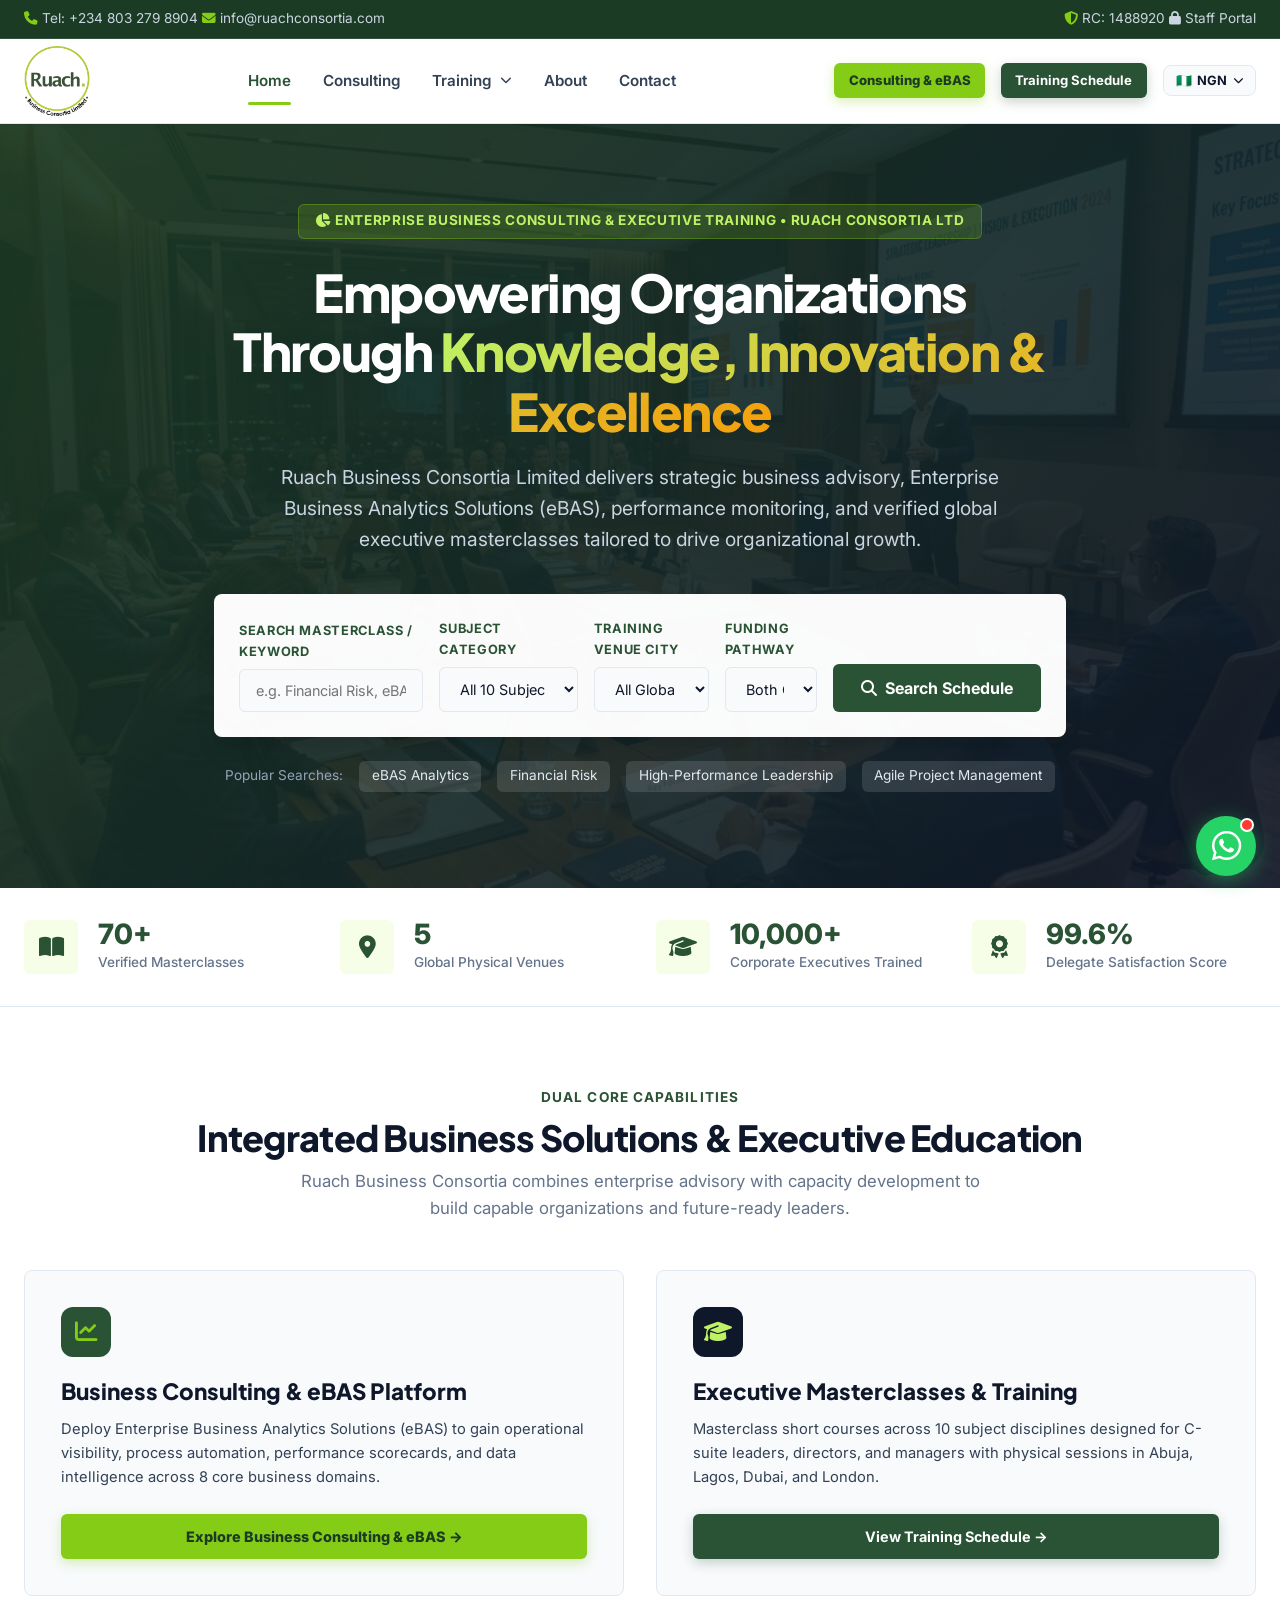
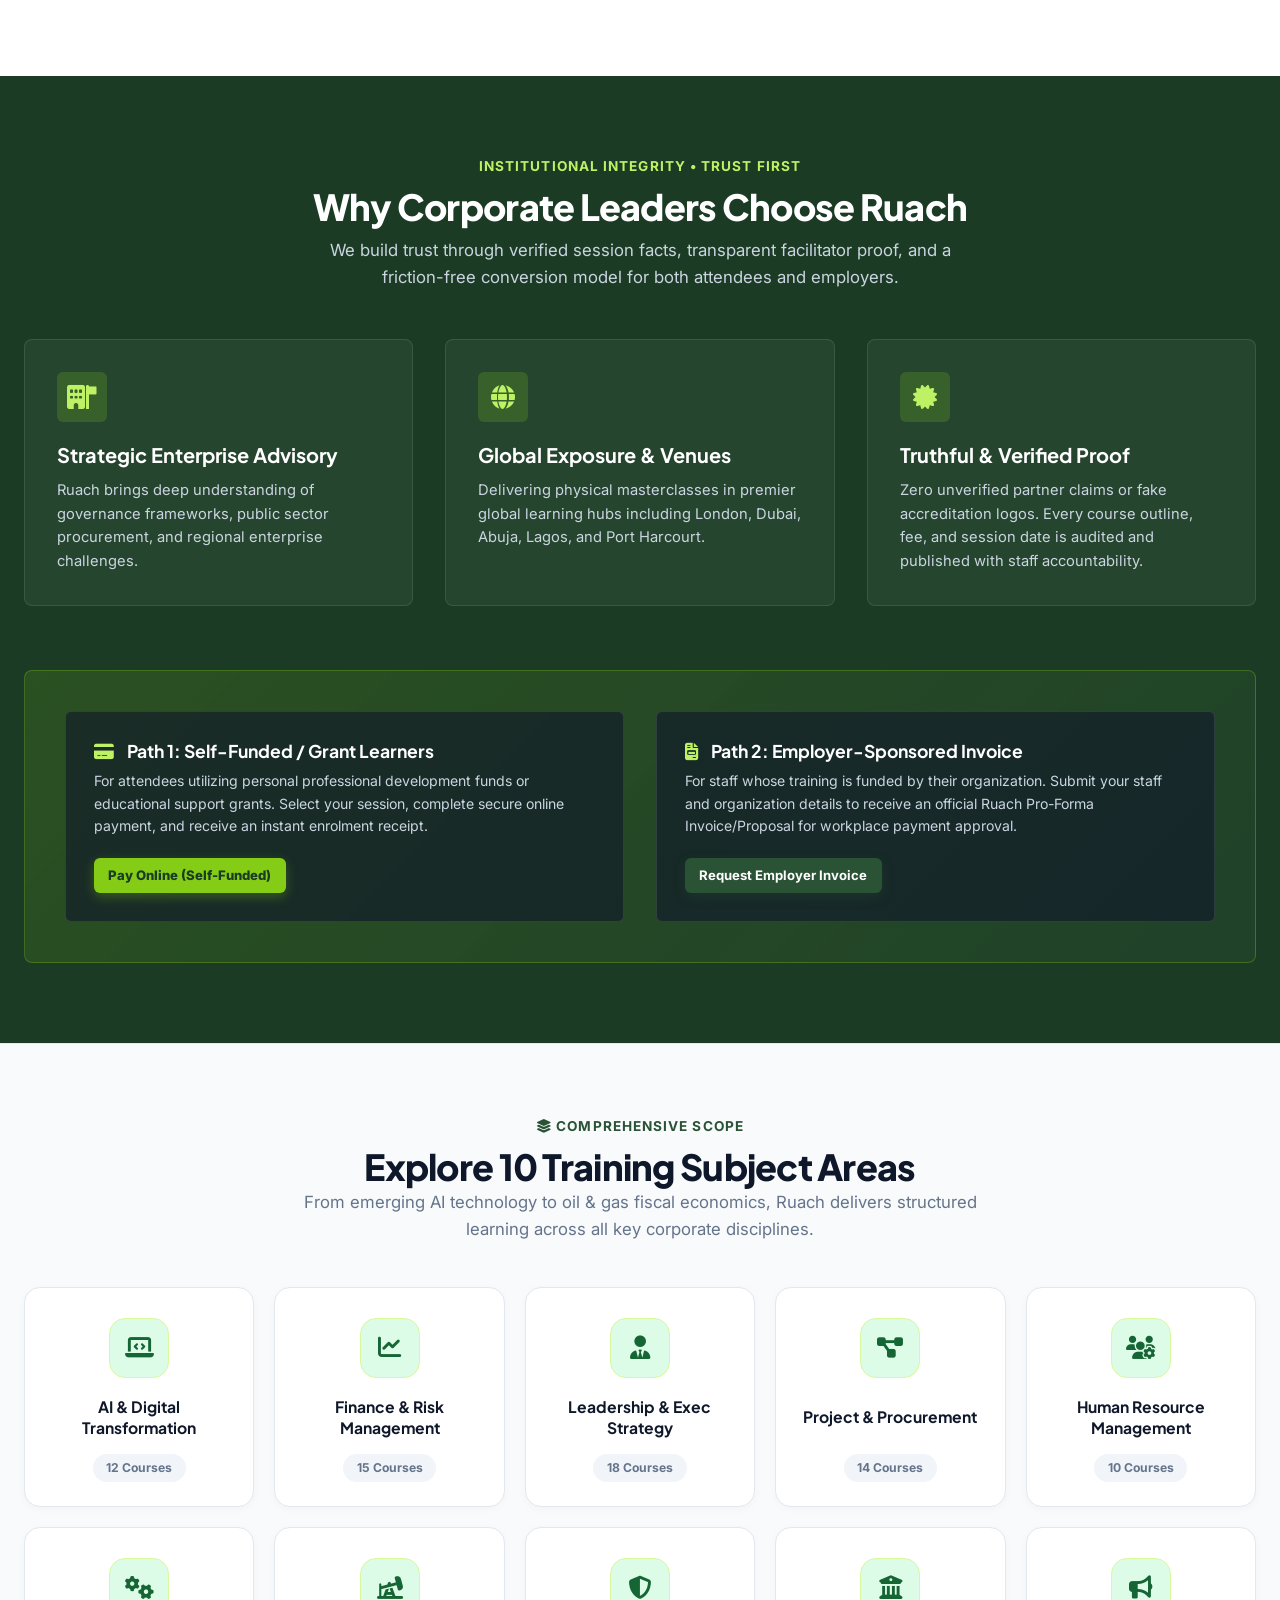
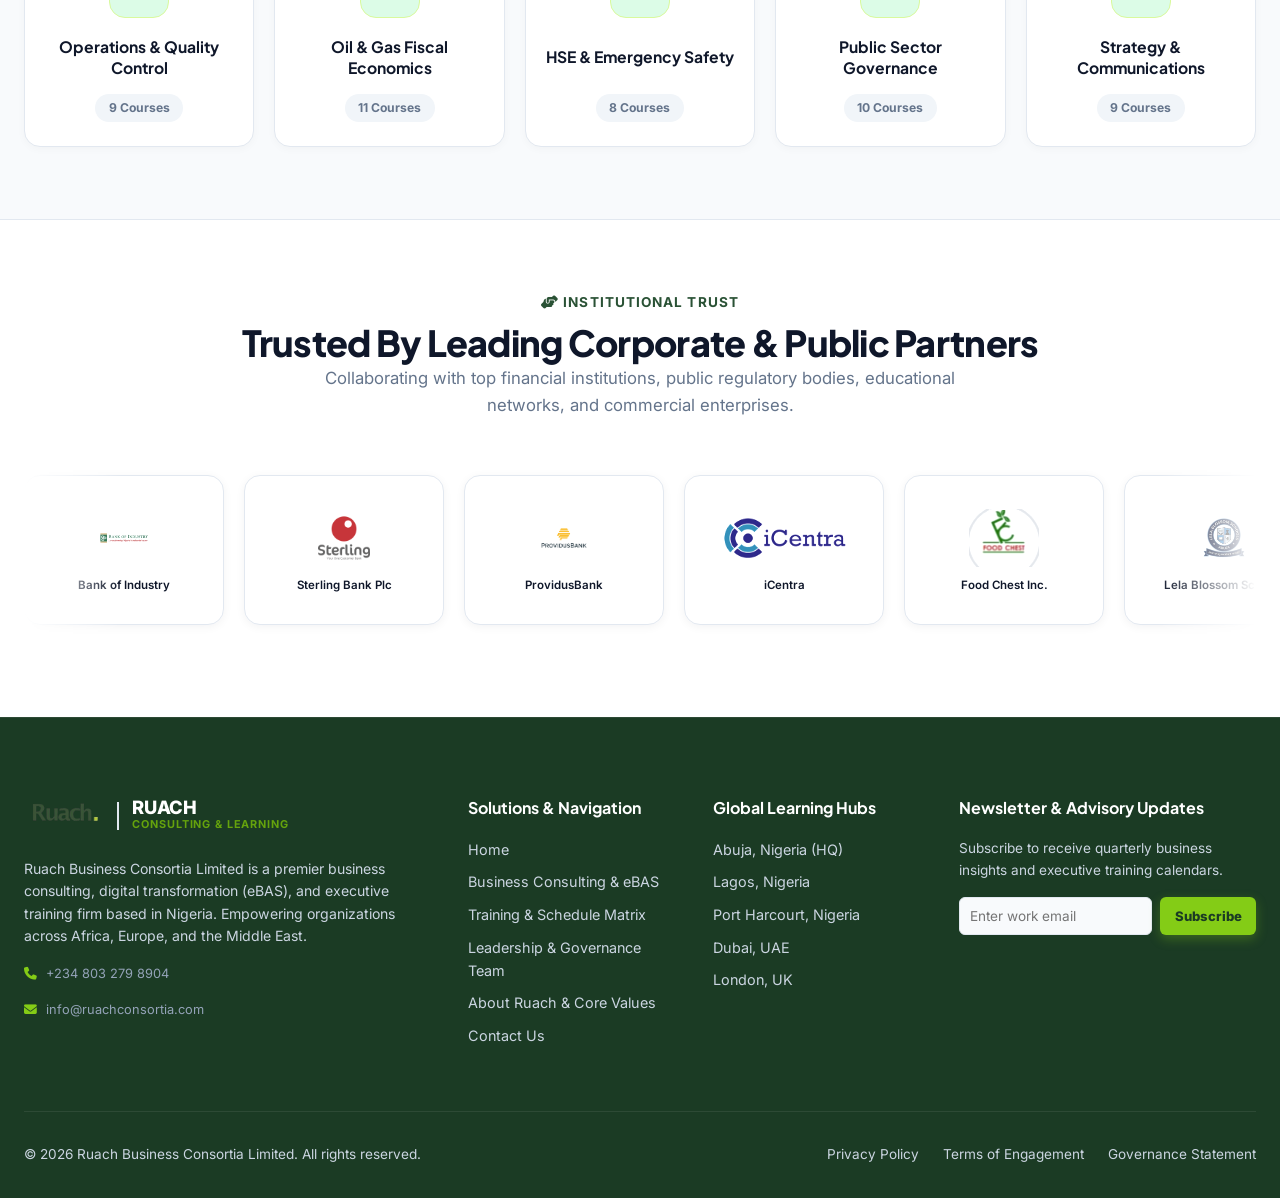
<file: index.html>
<!DOCTYPE html>
<html lang="en">

<head>
  <meta charset="UTF-8">
  <meta name="viewport" content="width=device-width, initial-scale=1.0">
  <title>Ruach Business Consortia Ltd | Business Consulting, eBAS &amp; Executive Learning</title>
  <meta name="description"
    content="Ruach Business Consortia Limited provides enterprise business consulting, Enterprise Business Analytics Solutions (eBAS), performance monitoring, and verified executive masterclasses across Abuja, Lagos, Dubai, and London.">

  <!-- Google Fonts & Font Awesome Icons -->
  <link rel="preconnect" href="https://fonts.googleapis.com">
  <link rel="preconnect" href="https://fonts.gstatic.com" crossorigin>
  <link
    href="https://fonts.googleapis.com/css2?family=Plus+Jakarta+Sans:ital,wght@0,300;0,400;0,500;0,600;0,700;0,800;1,400;1,600&family=Outfit:wght@400;500;600;700;800;900&display=swap"
    rel="stylesheet">
  <link rel="stylesheet" href="https://cdnjs.cloudflare.com/ajax/libs/font-awesome/6.4.0/css/all.min.css">

  <!-- Main Stylesheet -->
  <link rel="stylesheet" href="css/style.css">
</head>

<body>

  <!-- 1. TOP ANNOUNCEMENT & CONTACT BAR -->
  <div class="top-bar">
    <div class="container top-bar-inner">
      <div class="top-bar-left">
        <span class="top-bar-item"><i class="fa-solid fa-phone" style="color: var(--accent-lime);"></i> Tel: +234 803 279 8904</span>
        <span class="top-bar-item"><i class="fa-solid fa-envelope" style="color: var(--accent-lime);"></i> info@ruachconsortia.com</span>
      </div>
      <div class="top-bar-right">
        <span class="top-bar-item"><i class="fa-solid fa-shield-halved" style="color: var(--accent-lime);"></i> RC: 1488920</span>
        <a href="#admin" class="top-bar-link"><i class="fa-solid fa-lock"></i> Staff Portal</a>
      </div>
    </div>
  </div>

  <!-- 2. MAIN NAVIGATION HEADER -->
  <header class="header">
    <div class="container header-inner">
      <a href="#home" class="brand-logo-wrapper">
        <img src="assets/images/ruach_logo_new.png" alt="Ruach Business Consortia Limited Logo" class="brand-logo-img">
      </a>

      <nav class="nav-menu" id="navMenu">
        <a href="#home" class="nav-link active">Home</a>
        <a href="consulting.html" class="nav-link">Consulting</a>
        <div class="nav-item-dropdown">
          <a href="trainings.html" class="nav-link">Training <i class="fa-solid fa-chevron-down" style="font-size: 0.72rem; margin-left: 0.25rem;"></i></a>
          <div class="mega-menu">
            <div class="mega-menu-grid" id="megaMenuGrid"></div>
          </div>
        </div>
        <a href="about.html" class="nav-link">About</a>
        <a href="#contact" class="nav-link">Contact</a>
      </nav>

      <div class="nav-actions">
        <a href="consulting.html" class="btn btn-lime btn-sm">Consulting &amp; eBAS</a>
        <a href="trainings.html" class="btn btn-primary btn-sm">Training Schedule</a>

        <!-- Currency Selector Button -->
        <div class="currency-selector" id="currencySelector">
          <button type="button" class="currency-btn" id="currencyBtn" onclick="toggleCurrencyDropdown(event)" title="Select Display Currency">
            <span id="currBtnFlag">🇳🇬</span>
            <span id="currBtnCode">NGN</span>
            <i class="fa-solid fa-chevron-down" style="font-size: 0.65rem;"></i>
          </button>
          <div class="currency-dropdown" id="currencyDropdown">
            <button type="button" class="currency-opt" id="currOpt-NGN" onclick="setActiveCurrency('NGN')">
              <span>🇳🇬</span> <strong>NGN</strong> <span class="curr-desc">(₦)</span>
            </button>
            <button type="button" class="currency-opt" id="currOpt-USD" onclick="setActiveCurrency('USD')">
              <span>🇺🇸</span> <strong>USD</strong> <span class="curr-desc">($)</span>
            </button>
            <button type="button" class="currency-opt" id="currOpt-GBP" onclick="setActiveCurrency('GBP')">
              <span>🇬🇧</span> <strong>GBP</strong> <span class="curr-desc">(£)</span>
            </button>
          </div>
        </div>

        <button class="mobile-nav-toggle" id="mobileNavToggle"><i class="fa-solid fa-bars"></i></button>
      </div>
    </div>
  </header>

  <!-- ==========================================================================
       3. VIEW 1: HOME PAGE
       ========================================================================== -->
  <div id="view-home">

    <!-- Hero Section -->
    <section class="hero-section">
      <div class="container hero-content">
        <div class="hero-pill">
          <span><i class="fa-solid fa-chart-pie"></i> Enterprise Business Consulting &amp; Executive Training &bull; Ruach Consortia Ltd</span>
        </div>
        <h1 class="hero-title">
          Empowering Organizations Through <span>Knowledge, Innovation &amp; Excellence</span>
        </h1>
        <p class="hero-subtitle">
          Ruach Business Consortia Limited delivers strategic business advisory, Enterprise Business Analytics Solutions (eBAS), performance monitoring, and verified global executive masterclasses tailored to drive organizational growth.
        </p>

        <!-- Multi-Criteria Search Card -->
        <div class="search-card">
          <div class="search-grid">
            <div class="form-group">
              <label class="form-label">Search Masterclass / Keyword</label>
              <input type="text" id="heroSearchInput" class="form-control"
                placeholder="e.g. Financial Risk, eBAS, Leadership...">
            </div>
            <div class="form-group">
              <label class="form-label">Subject Category</label>
              <select id="heroSubjectSelect" class="form-control">
                <option value="all">All 10 Subject Areas</option>
                <option value="tech">AI, Digital Transformation &amp; IT</option>
                <option value="finance">Finance, Budgeting &amp; Risk</option>
                <option value="leadership">Leadership &amp; Executive</option>
                <option value="project">Project &amp; Procurement</option>
                <option value="hr">Human Resources &amp; Talent</option>
                <option value="energy">Oil &amp; Gas Economics</option>
                <option value="hse">HSE &amp; Safety Governance</option>
              </select>
            </div>
            <div class="form-group">
              <label class="form-label">Training Venue City</label>
              <select id="heroVenueSelect" class="form-control">
                <option value="all">All Global Venues</option>
                <option value="Abuja">Abuja, Nigeria</option>
                <option value="Lagos">Lagos, Nigeria</option>
                <option value="Port Harcourt">Port Harcourt, Nigeria</option>
                <option value="Dubai">Dubai, UAE</option>
                <option value="London">London, UK</option>
              </select>
            </div>
            <div class="form-group">
              <label class="form-label">Funding Pathway</label>
              <select id="heroFundingSelect" class="form-control">
                <option value="all">Both Options</option>
                <option value="employer">Employer Sponsored (Invoice)</option>
                <option value="grant">Self-Funded / Grant</option>
              </select>
            </div>
            <button class="btn-search" id="heroSearchBtn">
              <i class="fa-solid fa-magnifying-glass"></i>
              Search Schedule
            </button>
          </div>
        </div>

        <div class="hero-quick-links">
          <span>Popular Searches:</span>
          <span class="quick-chip" onclick="window.location.hash='#consulting'">eBAS Analytics</span>
          <span class="quick-chip" onclick="window.location.hash='#training'">Financial Risk</span>
          <span class="quick-chip" onclick="window.location.hash='#training'">High-Performance Leadership</span>
          <span class="quick-chip" onclick="window.location.hash='#training'">Agile Project Management</span>
        </div>
      </div>
    </section>

    <!-- Stats Bar -->
    <div class="stats-bar">
      <div class="container stats-grid">
        <div class="stat-item">
          <div class="stat-icon-wrapper"><i class="fa-solid fa-book-open"></i></div>
          <div>
            <div class="stat-number">70+</div>
            <div class="stat-label">Verified Masterclasses</div>
          </div>
        </div>
        <div class="stat-item">
          <div class="stat-icon-wrapper"><i class="fa-solid fa-location-dot"></i></div>
          <div>
            <div class="stat-number">5</div>
            <div class="stat-label">Global Physical Venues</div>
          </div>
        </div>
        <div class="stat-item">
          <div class="stat-icon-wrapper"><i class="fa-solid fa-graduation-cap"></i></div>
          <div>
            <div class="stat-number">10,000+</div>
            <div class="stat-label">Corporate Executives Trained</div>
          </div>
        </div>
        <div class="stat-item">
          <div class="stat-icon-wrapper"><i class="fa-solid fa-award"></i></div>
          <div>
            <div class="stat-number">99.6%</div>
            <div class="stat-label">Delegate Satisfaction Score</div>
          </div>
        </div>
      </div>
    </div>

    <!-- Core Solutions Highlight Banner -->
    <section class="section" style="background: var(--bg-white);">
      <div class="container">
        <div class="section-header">
          <div class="section-subtitle">Dual Core Capabilities</div>
          <h2 class="section-title">Integrated Business Solutions &amp; Executive Education</h2>
          <p class="section-description">
            Ruach Business Consortia combines enterprise advisory with capacity development to build capable organizations and future-ready leaders.
          </p>
        </div>

        <div style="display: grid; grid-template-columns: 1fr 1fr; gap: 2rem;">
          <!-- Consulting Pillar Card -->
          <div style="background: var(--bg-slate); border: 1px solid var(--border-light); border-radius: var(--radius-lg); padding: 2.25rem; display: flex; flex-direction: column;">
            <div style="width: 50px; height: 50px; border-radius: 12px; background: var(--primary-green); color: var(--accent-lime); display: flex; align-items: center; justify-content: center; font-size: 1.4rem; margin-bottom: 1.25rem;">
              <i class="fa-solid fa-chart-line"></i>
            </div>
            <h3 style="font-size: 1.4rem; font-weight: 800; color: var(--primary-navy); margin-bottom: 0.75rem;">Business Consulting &amp; eBAS Platform</h3>
            <p style="font-size: 0.92rem; color: var(--text-body); line-height: 1.65; margin-bottom: 1.5rem;">
              Deploy Enterprise Business Analytics Solutions (eBAS) to gain operational visibility, process automation, performance scorecards, and data intelligence across 8 core business domains.
            </p>
            <div style="margin-top: auto;">
              <a href="#consulting" class="btn btn-lime" style="width: 100%; text-align: center;">Explore Business Consulting &amp; eBAS &rarr;</a>
            </div>
          </div>

          <!-- Training Pillar Card -->
          <div style="background: var(--bg-slate); border: 1px solid var(--border-light); border-radius: var(--radius-lg); padding: 2.25rem; display: flex; flex-direction: column;">
            <div style="width: 50px; height: 50px; border-radius: 12px; background: var(--primary-navy); color: #BEF264; display: flex; align-items: center; justify-content: center; font-size: 1.4rem; margin-bottom: 1.25rem;">
              <i class="fa-solid fa-graduation-cap"></i>
            </div>
            <h3 style="font-size: 1.4rem; font-weight: 800; color: var(--primary-navy); margin-bottom: 0.75rem;">Executive Masterclasses &amp; Training</h3>
            <p style="font-size: 0.92rem; color: var(--text-body); line-height: 1.65; margin-bottom: 1.5rem;">
              Masterclass short courses across 10 subject disciplines designed for C-suite leaders, directors, and managers with physical sessions in Abuja, Lagos, Dubai, and London.
            </p>
            <div style="margin-top: auto;">
              <a href="#training" class="btn btn-primary" style="width: 100%; text-align: center;">View Training Schedule &rarr;</a>
            </div>
          </div>
        </div>
      </div>
    </section>

    <!-- Why Ruach & Dual Conversion Pathway -->
    <section class="why-section" id="why-us">
      <div class="container">
        <div class="section-header">
          <div class="section-subtitle" style="color: #BEF264;">Institutional Integrity &bull; Trust First</div>
          <h2 class="section-title" style="color: var(--bg-white);">Why Corporate Leaders Choose Ruach</h2>
          <p class="section-description" style="color: #CBD5E1;">
            We build trust through verified session facts, transparent facilitator proof, and a friction-free conversion model for both attendees and employers.
          </p>
        </div>

        <div class="why-grid">
          <div class="why-card">
            <div class="why-icon"><i class="fa-solid fa-building-flag"></i></div>
            <h3 class="why-title">Strategic Enterprise Advisory</h3>
            <p class="why-text">
              Ruach brings deep understanding of governance frameworks, public sector procurement, and regional enterprise challenges.
            </p>
          </div>
          <div class="why-card">
            <div class="why-icon"><i class="fa-solid fa-globe"></i></div>
            <h3 class="why-title">Global Exposure &amp; Venues</h3>
            <p class="why-text">
              Delivering physical masterclasses in premier global learning hubs including London, Dubai, Abuja, Lagos, and Port Harcourt.
            </p>
          </div>
          <div class="why-card">
            <div class="why-icon"><i class="fa-solid fa-certificate"></i></div>
            <h3 class="why-title">Truthful &amp; Verified Proof</h3>
            <p class="why-text">
              Zero unverified partner claims or fake accreditation logos. Every course outline, fee, and session date is audited and published with staff accountability.
            </p>
          </div>
        </div>

        <!-- Dual Pathway Explanation Box -->
        <div class="pathway-banner">
          <div class="pathway-box">
            <h4 class="pathway-title">
              <span><i class="fa-solid fa-credit-card" style="color: #BEF264; margin-right: 0.3rem;"></i></span> Path 1: Self-Funded / Grant Learners
            </h4>
            <p class="pathway-desc">
              For attendees utilizing personal professional development funds or educational support grants. Select your session, complete secure online payment, and receive an instant enrolment receipt.
            </p>
            <a href="#training" class="btn btn-lime btn-sm">Pay Online (Self-Funded)</a>
          </div>
          <div class="pathway-box">
            <h4 class="pathway-title">
              <span><i class="fa-solid fa-file-invoice" style="color: #BEF264; margin-right: 0.3rem;"></i></span> Path 2: Employer-Sponsored Invoice
            </h4>
            <p class="pathway-desc">
              For staff whose training is funded by their organization. Submit your staff and organization details to receive an official Ruach Pro-Forma Invoice/Proposal for workplace payment approval.
            </p>
            <a href="#training" class="btn btn-primary btn-sm">Request Employer Invoice</a>
          </div>
        </div>
      </div>
    </section>

    <!-- Explore 10 Training Subject Areas Section -->
    <section class="section" style="background: var(--bg-slate); border-top: 1px solid var(--border-light); padding: 4.5rem 0;" id="subject-areas">
      <div class="container">
        <div class="section-header" style="text-align: center; margin-bottom: 2.75rem;">
          <div class="section-subtitle"><i class="fa-solid fa-layer-group" style="color: var(--primary-green);"></i> Comprehensive Scope</div>
          <h2 class="section-title">Explore 10 Training Subject Areas</h2>
          <p class="section-description" style="max-width: 680px; margin: 0 auto;">
            From emerging AI technology to oil &amp; gas fiscal economics, Ruach delivers structured learning across all key corporate disciplines.
          </p>
        </div>

        <div id="categoriesGrid" class="categories-grid" style="display: grid; grid-template-columns: repeat(5, 1fr); gap: 1.25rem; width: 100%;">
          <div class="category-card" onclick="filterByCategory('tech')">
            <div class="category-icon-wrapper"><i class="fa-solid fa-laptop-code"></i></div>
            <h3 class="category-card-title">AI &amp; Digital Transformation</h3>
            <span class="category-card-count">12 Courses</span>
          </div>
          <div class="category-card" onclick="filterByCategory('finance')">
            <div class="category-icon-wrapper"><i class="fa-solid fa-chart-line"></i></div>
            <h3 class="category-card-title">Finance &amp; Risk Management</h3>
            <span class="category-card-count">15 Courses</span>
          </div>
          <div class="category-card" onclick="filterByCategory('leadership')">
            <div class="category-icon-wrapper"><i class="fa-solid fa-user-tie"></i></div>
            <h3 class="category-card-title">Leadership &amp; Exec Strategy</h3>
            <span class="category-card-count">18 Courses</span>
          </div>
          <div class="category-card" onclick="filterByCategory('project')">
            <div class="category-icon-wrapper"><i class="fa-solid fa-diagram-project"></i></div>
            <h3 class="category-card-title">Project &amp; Procurement</h3>
            <span class="category-card-count">14 Courses</span>
          </div>
          <div class="category-card" onclick="filterByCategory('hr')">
            <div class="category-icon-wrapper"><i class="fa-solid fa-users-gear"></i></div>
            <h3 class="category-card-title">Human Resource Management</h3>
            <span class="category-card-count">10 Courses</span>
          </div>
          <div class="category-card" onclick="filterByCategory('operations')">
            <div class="category-icon-wrapper"><i class="fa-solid fa-gears"></i></div>
            <h3 class="category-card-title">Operations &amp; Quality Control</h3>
            <span class="category-card-count">9 Courses</span>
          </div>
          <div class="category-card" onclick="filterByCategory('energy')">
            <div class="category-icon-wrapper"><i class="fa-solid fa-oil-well"></i></div>
            <h3 class="category-card-title">Oil &amp; Gas Fiscal Economics</h3>
            <span class="category-card-count">11 Courses</span>
          </div>
          <div class="category-card" onclick="filterByCategory('hse')">
            <div class="category-icon-wrapper"><i class="fa-solid fa-shield-halved"></i></div>
            <h3 class="category-card-title">HSE &amp; Emergency Safety</h3>
            <span class="category-card-count">8 Courses</span>
          </div>
          <div class="category-card" onclick="filterByCategory('governance')">
            <div class="category-icon-wrapper"><i class="fa-solid fa-building-columns"></i></div>
            <h3 class="category-card-title">Public Sector Governance</h3>
            <span class="category-card-count">10 Courses</span>
          </div>
          <div class="category-card" onclick="filterByCategory('strategy')">
            <div class="category-icon-wrapper"><i class="fa-solid fa-bullhorn"></i></div>
            <h3 class="category-card-title">Strategy &amp; Communications</h3>
            <span class="category-card-count">9 Courses</span>
          </div>
        </div>
      </div>
    </section>

    <!-- STRATEGIC PARTNERS SHOWCASE CAROUSEL SECTION -->
    <section class="section partners-section" id="partners" style="background: var(--bg-white); border-top: 1px solid var(--border-light); padding: 4.5rem 0;">
      <div class="container">
        <div class="section-header" style="margin-bottom: 2.25rem; text-align: center;">
          <div class="section-subtitle"><i class="fa-solid fa-handshake-angle" style="color: var(--primary-green);"></i> Institutional Trust</div>
          <h2 class="section-title">Trusted By Leading Corporate &amp; Public Partners</h2>
          <p class="section-description" style="max-width: 680px; margin: 0 auto;">
            Collaborating with top financial institutions, public regulatory bodies, educational networks, and commercial enterprises.
          </p>
        </div>

        <!-- Infinite auto-scroll marquee -->
        <div class="partners-marquee-viewport" id="partnersMarqueeViewport">
          <div class="partners-marquee-track" id="partnersCarouselWrapper">
            <!-- Dynamically injected by renderPartners() in app.js -->
          </div>
        </div>
      </div>
    </section>

  </div>

  <!-- ==========================================================================
       4. VIEW 2: BUSINESS CONSULTING & eBAS PAGE
       ========================================================================== -->
  <div id="view-consulting" style="display: none;">
    
    <!-- Consulting Page Hero -->
    <section class="section" style="background: linear-gradient(135deg, var(--primary-green-dark) 0%, var(--primary-navy) 100%); color: var(--bg-white); padding: 4.5rem 0 3.5rem 0;">
      <div class="container">
        <div style="max-width: 850px;">
          <div class="hero-pill" style="margin-bottom: 1rem;">
            <span><i class="fa-solid fa-chart-line"></i> Enterprise Business Consulting &amp; Advisory</span>
          </div>
          <h1 style="font-size: 2.75rem; font-weight: 800; line-height: 1.15; color: var(--bg-white); margin-bottom: 1.25rem;">
            Business Solutions, Performance Monitoring &amp; <span style="color: #BEF264;">Management Intelligence</span>
          </h1>
          <p style="font-size: 1.05rem; color: #CBD5E1; line-height: 1.7; margin-bottom: 2rem;">
            Ruach Business Consortia Ltd works with corporate organizations, public institutions, DFIs, and development agencies to solve complex operational challenges, implement process mining, and deploy Enterprise Business Analytics Solutions (eBAS).
          </p>
          <div style="display: flex; gap: 1rem; flex-wrap: wrap;">
            <button onclick="showConsultingDemoModal('eBAS Platform Demo')" class="btn btn-lime">
              <i class="fa-solid fa-laptop-code" style="margin-right: 0.4rem;"></i> Request eBAS Software Demo
            </button>
            <button onclick="showConsultingDemoModal('Strategic Business Advisory')" class="btn btn-outline-green" style="color: var(--bg-white); border-color: rgba(255,255,255,0.3);">
              <i class="fa-solid fa-handshake" style="margin-right: 0.4rem;"></i> Schedule Advisory Consultation
            </button>
          </div>
        </div>
      </div>
    </section>

    <!-- eBAS & DeBAS Flagship Section -->
    <section class="section" style="background: var(--bg-slate); border-bottom: 1px solid var(--border-light);">
      <div class="container">
        <div class="ebas-flagship-card">
          <div class="ebas-badge"><i class="fa-solid fa-shield-halved" style="margin-right: 0.3rem;"></i> FLAGSHIP ENTERPRISE PLATFORM</div>
          <h2 class="ebas-title">Enterprise Business Analytics Solutions (eBAS / DeBAS)</h2>
          <p class="ebas-tagline">"Enterprise Intelligence. Operational Visibility. Performance That Can Be Managed."</p>
          <p class="ebas-desc">
            Transforming Data, Operations, and Programmes into Actionable Management Intelligence. One Platform. Complete Management Visibility. DeBAS connects fragmented spreadsheets, paper records, emails, and legacy systems into a unified digital management dashboard.
          </p>

          <!-- 5-Step Implementation Flow -->
          <div style="margin: 2rem 0;">
            <h4 style="color: #BEF264; font-size: 1rem; font-weight: 800; margin-bottom: 1rem; text-transform: uppercase; letter-spacing: 0.05em;">
              Ruach 5-Step Consulting &amp; Implementation Methodology
            </h4>
            <div class="ebas-process-flow">
              <div class="process-step">
                <span class="step-num">01</span>
                <span class="step-name">Discover</span>
                <span class="step-sub">Operational audit &amp; process analysis</span>
              </div>
              <div class="process-arrow"><i class="fa-solid fa-chevron-right"></i></div>
              <div class="process-step">
                <span class="step-num">02</span>
                <span class="step-name">Design</span>
                <span class="step-sub">Architecture &amp; KPI scorecard framework</span>
              </div>
              <div class="process-arrow"><i class="fa-solid fa-chevron-right"></i></div>
              <div class="process-step">
                <span class="step-num">03</span>
                <span class="step-name">Build</span>
                <span class="step-sub">Configure analytics &amp; workflow engine</span>
              </div>
              <div class="process-arrow"><i class="fa-solid fa-chevron-right"></i></div>
              <div class="process-step">
                <span class="step-num">04</span>
                <span class="step-name">Deploy</span>
                <span class="step-sub">Data migration, rollout &amp; adoption</span>
              </div>
              <div class="process-arrow"><i class="fa-solid fa-chevron-right"></i></div>
              <div class="process-step">
                <span class="step-num">05</span>
                <span class="step-name">Optimise</span>
                <span class="step-sub">Continuous tracking &amp; refinement</span>
              </div>
            </div>
          </div>
        </div>

        <!-- 8 Operational Domains Grid Container -->
        <div style="margin-top: 4rem;">
          <div class="section-header">
            <div class="section-subtitle">Comprehensive Operational Reach</div>
            <h3 class="section-title">8 Operational Domains Powered by eBAS Intelligence</h3>
            <p class="section-description">
              Select any operational domain below to discover tailored consulting solutions, digital workflow automation, and specialized management scorecards.
            </p>
          </div>

          <div class="ebas-domains-grid" id="ebasDomainsGridConsulting">
            <!-- Dynamically Rendered by app.js -->
          </div>
        </div>
      </div>
    </section>

    <!-- Performance Monitoring & Management Intelligence Showcase -->
    <section class="section" style="background: var(--bg-white);">
      <div class="container">
        <div style="display: grid; grid-template-columns: 1fr 1fr; gap: 3rem; align-items: center;">
          <div>
            <div class="section-subtitle"><i class="fa-solid fa-sliders" style="color: var(--primary-green);"></i> Real-Time Visibility</div>
            <h2 class="section-title">Performance Monitoring &amp; Management Intelligence</h2>
            <p style="font-size: 0.95rem; color: var(--text-body); line-height: 1.7; margin-bottom: 1.25rem;">
              Modern organizations cannot manage what they cannot measure. Ruach equips leadership teams with real-time performance indicators, automated exception management, and executive intelligence portals.
            </p>
            <ul style="display: flex; flex-direction: column; gap: 0.75rem; font-size: 0.9rem; color: var(--primary-navy); font-weight: 700; margin-bottom: 2rem;">
              <li><i class="fa-solid fa-circle-check" style="color: var(--primary-green); margin-right: 0.5rem;"></i> Executive Boardroom Scorecards &amp; Variance Analytics</li>
              <li><i class="fa-solid fa-circle-check" style="color: var(--primary-green); margin-right: 0.5rem;"></i> Automated Bottleneck &amp; Escalation Triggers</li>
              <li><i class="fa-solid fa-circle-check" style="color: var(--primary-green); margin-right: 0.5rem;"></i> Project Monitoring, Evaluation &amp; Learning (MEL) Dashboards</li>
              <li><i class="fa-solid fa-circle-check" style="color: var(--primary-green); margin-right: 0.5rem;"></i> Paperless Digital Approvals &amp; Audit Trail History</li>
            </ul>
            <button onclick="showConsultingDemoModal('Performance & MEL Systems')" class="btn btn-primary">
              Request Performance Monitoring Demo &rarr;
            </button>
          </div>
          <div style="background: var(--bg-slate); border: 1px solid var(--border-light); border-radius: var(--radius-lg); padding: 2rem; box-shadow: var(--shadow-lg);">
            <div style="font-size: 0.8rem; font-weight: 800; color: var(--primary-green); text-transform: uppercase; margin-bottom: 1rem;">
              Sample eBAS Management Scorecard
            </div>
            <div style="display: flex; flex-direction: column; gap: 1rem;">
              <div style="background: var(--bg-white); padding: 1rem; border-radius: 8px; border-left: 4px solid #16A34A; display: flex; justify-content: space-between; align-items: center;">
                <div>
                  <div style="font-size: 0.8rem; color: var(--text-muted);">Budget Expenditure Index</div>
                  <strong style="font-size: 1.1rem; color: var(--primary-navy);">₦1.42B / ₦1.50B (94.6%)</strong>
                </div>
                <span class="badge-ribbon badge-success">ON TARGET</span>
              </div>
              <div style="background: var(--bg-white); padding: 1rem; border-radius: 8px; border-left: 4px solid #D97706; display: flex; justify-content: space-between; align-items: center;">
                <div>
                  <div style="font-size: 0.8rem; color: var(--text-muted);">Project Deliverables Completed</div>
                  <strong style="font-size: 1.1rem; color: var(--primary-navy);">18 of 22 Milestones (81.8%)</strong>
                </div>
                <span class="badge-ribbon badge-warning">ATTENTION</span>
              </div>
              <div style="background: var(--bg-white); padding: 1rem; border-radius: 8px; border-left: 4px solid #2563EB; display: flex; justify-content: space-between; align-items: center;">
                <div>
                  <div style="font-size: 0.8rem; color: var(--text-muted);">Digital Workflow Approvals</div>
                  <strong style="font-size: 1.1rem; color: var(--primary-navy);">142 Requests Cleared Today</strong>
                </div>
                <span class="badge-ribbon badge-info">OPTIMAL</span>
              </div>
            </div>
          </div>
        </div>
      </div>
    </section>

  </div>

  <!-- ==========================================================================
       5. VIEW 3: TRAINING & MASTERCLASSES PAGE
       (Arranged in exact requested order: Subject Area -> Target Sector -> Schedule)
       ========================================================================== -->
  <div id="view-training" style="display: none;">

    <!-- Training Page Header -->
    <section class="section" style="background: linear-gradient(135deg, var(--primary-navy) 0%, var(--primary-green-dark) 100%); color: var(--bg-white); padding: 4rem 0 3rem 0;">
      <div class="container">
        <div style="max-width: 800px;">
          <div class="hero-pill" style="margin-bottom: 1rem;">
            <span><i class="fa-solid fa-graduation-cap"></i> Ruach Executive Education Matrix</span>
          </div>
          <h1 style="font-size: 2.5rem; font-weight: 800; color: var(--bg-white); margin-bottom: 1rem;">
            Executive Training &amp; <span style="color: #BEF264;">Masterclasses Matrix</span>
          </h1>
          <p style="font-size: 1rem; color: #CBD5E1; line-height: 1.6;">
            Explore our 10 core subject disciplines, sector delegate profiles, and confirmed physical session schedule across Abuja, Lagos, Port Harcourt, Dubai, and London.
          </p>
        </div>
      </div>
    </section>

    <!-- ORDER 1: SUBJECT AREAS -->
    <section class="section" id="programmes" style="background: var(--bg-white);">
      <div class="container">
        <div class="section-header">
          <div class="section-subtitle"><i class="fa-solid fa-layer-group" style="color: var(--primary-green);"></i> Order 1 of 3</div>
          <h2 class="section-title">10 Executive Training Subject Areas</h2>
          <p class="section-description">
            Filter our catalog by key corporate disciplines. Select any category to view specialized 5-day masterclass outlines.
          </p>
        </div>

        <!-- 10 Subject Categories Grid -->
        <div class="categories-grid-container" id="categoriesGrid">
          <!-- Dynamically Rendered by app.js -->
        </div>

        <!-- Featured Masterclasses Showcase -->
        <div style="margin-top: 3.5rem;">
          <h3 style="font-size: 1.3rem; font-weight: 800; color: var(--primary-navy); margin-bottom: 1.5rem;">
            Featured Executive Masterclass Short Courses
          </h3>
          <div class="courses-grid" id="featuredCoursesGrid">
            <!-- Dynamically Rendered by app.js -->
          </div>
        </div>
      </div>
    </section>

    <!-- ORDER 2: TARGET SECTORS -->
    <section class="section" id="target-markets" style="background: var(--bg-slate); border-top: 1px solid var(--border-light); border-bottom: 1px solid var(--border-light);">
      <div class="container">
        <div class="section-header">
          <div class="section-subtitle"><i class="fa-solid fa-industry" style="color: var(--primary-green);"></i> Order 2 of 3</div>
          <h2 class="section-title">Target Industry Sectors &amp; Delegate Profiles</h2>
          <p class="section-description">
            Ruach masterclasses are designed for senior executives, directors, department heads, and managers across high-impact growth sectors.
          </p>
        </div>

        <div class="target-markets-grid" id="targetMarketsGrid">
          <!-- Dynamically Rendered by app.js -->
        </div>
      </div>
    </section>

    <!-- ORDER 3: TRAINING SCHEDULE MATRIX -->
    <section class="section" id="schedule" style="background: var(--bg-white);">
      <div class="container">
        <div class="section-header">
          <div class="section-subtitle"><i class="fa-solid fa-calendar-days" style="color: var(--primary-green);"></i> Order 3 of 3</div>
          <h2 class="section-title">2026 Interactive Training Schedule Matrix</h2>
          <p class="section-description">Filter upcoming physical sessions by subject category, global venue city, or month.</p>
        </div>

        <div class="schedule-layout">
          <!-- Side Filters Sidebar -->
          <div class="filter-sidebar">
            <div class="sidebar-title">
              <span>Filter Schedule</span>
              <button class="btn-reset" onclick="resetFilters()">Reset All</button>
            </div>

            <div class="filter-group">
              <label class="filter-label">Subject Category</label>
              <div class="checkbox-list">
                <label class="checkbox-item"><input type="radio" name="catFilter" checked
                    onclick="filterByCategory('all')"> All Categories</label>
                <label class="checkbox-item"><input type="radio" name="catFilter" onclick="filterByCategory('tech')"> AI
                  &amp; Digital Tech</label>
                <label class="checkbox-item"><input type="radio" name="catFilter" onclick="filterByCategory('finance')">
                  Finance &amp; Risk</label>
                <label class="checkbox-item"><input type="radio" name="catFilter"
                    onclick="filterByCategory('leadership')"> Leadership &amp; Exec</label>
                <label class="checkbox-item"><input type="radio" name="catFilter" onclick="filterByCategory('project')">
                  Project &amp; Procurement</label>
                <label class="checkbox-item"><input type="radio" name="catFilter" onclick="filterByCategory('hr')">
                  Human Resources</label>
                <label class="checkbox-item"><input type="radio" name="catFilter" onclick="filterByCategory('energy')">
                  Oil &amp; Gas Economics</label>
              </div>
            </div>

            <div class="filter-group">
              <label class="filter-label">Venue City</label>
              <select class="form-control"
                onchange="APP_STATE.currentVenueFilter = this.value; renderScheduleCourses();">
                <option value="all">All Cities</option>
                <option value="Abuja">Abuja, Nigeria</option>
                <option value="Lagos">Lagos, Nigeria</option>
                <option value="Port Harcourt">Port Harcourt, Nigeria</option>
                <option value="Dubai">Dubai, UAE</option>
                <option value="London">London, UK</option>
              </select>
            </div>
          </div>

          <!-- Main Schedule List -->
          <div id="scheduleCoursesList">
            <!-- Rendered by app.js -->
          </div>
        </div>
      </div>
    </section>

  </div>

  <!-- ==========================================================================
       6. VIEW 4: LEADERSHIP & TEAM PAGE (DEDICATED PAGE)
       ========================================================================== -->
  <div id="view-leadership" style="display: none;">
    
    <!-- Leadership Hero -->
    <section class="section" style="background: linear-gradient(135deg, var(--primary-green-dark) 0%, var(--primary-navy) 100%); color: var(--bg-white); padding: 4rem 0 3rem 0;">
      <div class="container">
        <div style="max-width: 800px;">
          <div class="hero-pill" style="margin-bottom: 1rem;">
            <span><i class="fa-solid fa-user-tie"></i> Governance &amp; Executive Leadership</span>
          </div>
          <h1 style="font-size: 2.5rem; font-weight: 800; color: var(--bg-white); margin-bottom: 1rem;">
            Ruach Board of Advisors &amp; <span style="color: #BEF264;">Executive Management</span>
          </h1>
          <p style="font-size: 1rem; color: #CBD5E1; line-height: 1.6;">
            Guided by seasoned industry leaders, former financial services CEOs, governance experts, and public policy strategists committed to institutional excellence and global standards.
          </p>
        </div>
      </div>
    </section>

    <!-- Leadership Members Grid & Filter -->
    <section class="section team-section" style="background: var(--bg-white);">
      <div class="container">
        <div class="section-header" style="margin-bottom: 2rem;">
          <!-- Filter Tabs -->
          <div class="team-tabs" style="margin-top: 0;">
            <button class="team-tab-btn active" onclick="filterTeamCategory('all', this)">All Leadership (10)</button>
            <button class="team-tab-btn" onclick="filterTeamCategory('management', this)">Executive Management</button>
            <button class="team-tab-btn" onclick="filterTeamCategory('board', this)">Board of Advisors</button>
          </div>
        </div>

        <!-- Carousel / Grid Container -->
        <div class="team-carousel-container" id="teamCarouselContainer">
          <button class="team-carousel-nav team-nav-prev" id="teamNavPrev" onclick="prevTeamSlide()"
            aria-label="Previous Team Member">
            <i class="fa-solid fa-chevron-left"></i>
          </button>

          <div class="team-carousel-viewport" id="teamCarouselViewport">
            <div class="team-carousel-track" id="teamCarouselTrack">
              <!-- Dynamically Rendered by app.js -->
            </div>
          </div>

          <button class="team-carousel-nav team-nav-next" id="teamNavNext" onclick="nextTeamSlide()"
            aria-label="Next Team Member">
            <i class="fa-solid fa-chevron-right"></i>
          </button>
        </div>

        <!-- Pagination Dots -->
        <div class="team-dots-wrapper" id="teamDotsWrapper">
          <!-- Dynamically Rendered by app.js -->
        </div>
      </div>
    </section>

  </div>

  <!-- ==========================================================================
       7. VIEW 5: ABOUT RUACH PAGE
       ========================================================================== -->
  <div id="view-about" style="display: none;">
    
    <!-- About Hero -->
    <section class="section" style="background: linear-gradient(135deg, var(--primary-navy) 0%, var(--primary-green-dark) 100%); color: var(--bg-white); padding: 4rem 0 3rem 0;">
      <div class="container">
        <div style="max-width: 800px;">
          <div class="hero-pill" style="margin-bottom: 1rem;">
            <span><i class="fa-solid fa-compass"></i> Corporate Overview &amp; Foundation</span>
          </div>
          <h1 style="font-size: 2.5rem; font-weight: 800; color: var(--bg-white); margin-bottom: 1rem;">
            About Ruach <span style="color: #BEF264;">Business Consortia Limited</span>
          </h1>
          <p style="font-size: 1rem; color: #CBD5E1; line-height: 1.6;">
            Empowering Organizations Through Knowledge, Innovation &amp; Excellence. Building capable enterprises, future-ready leaders, and sustainable business growth across Africa and globally.
          </p>
        </div>
      </div>
    </section>

    <!-- Vision, Mission & Core Values -->
    <section class="section about-section" style="background: var(--bg-slate);">
      <div class="container">
        <div class="section-header">
          <div class="section-subtitle"><i class="fa-solid fa-eye" style="color: var(--primary-green);"></i> Strategic Vision</div>
          <h2 class="section-title">Vision, Mission &amp; Core Pillars</h2>
          <p class="section-description">
            Driven by excellence, integrity, and innovation, we deliver high-impact advisory, capacity building, and digital management tools.
          </p>
        </div>

        <!-- Vision & Mission Banner -->
        <div class="vm-banner-grid">
          <div class="vm-card vision-card">
            <div class="vm-badge"><i class="fa-solid fa-eye"></i> OUR VISION</div>
            <h3 class="vm-title">Empowering Global Excellence</h3>
            <p class="vm-text">
              To be a leading business consulting and professional training firm, recognized for empowering organizations and individuals with innovative solutions, transformative learning, and strategic insights that drive sustainable growth and excellence.
            </p>
          </div>

          <div class="vm-card mission-card">
            <div class="vm-badge"><i class="fa-solid fa-rocket"></i> OUR MISSION</div>
            <h3 class="vm-title">High-Impact Solutions</h3>
            <p class="vm-text">
              To deliver high-impact consulting, training, and capacity development solutions that enhance organizational performance, develop exceptional leaders, strengthen operational efficiency, and equip businesses with the knowledge and strategies needed to thrive.
            </p>
          </div>
        </div>

        <!-- 5 Core Values -->
        <div style="margin-top: 3.5rem;">
          <h3 style="font-size: 1.3rem; font-weight: 800; color: var(--primary-navy); margin-bottom: 1.5rem; text-align: center;">
            Our 5 Core Pillars &amp; Organizational Values
          </h3>
          <div class="core-values-grid" id="coreValuesGrid">
            <!-- Dynamically Rendered by app.js -->
          </div>
        </div>
      </div>
    </section>

  </div>

  <!-- ==========================================================================
       8. VIEW 6: CONTACT US PAGE
       ========================================================================== -->
  <div id="view-contact" style="display: none;">
    
    <!-- Contact Hero -->
    <section class="section" style="background: linear-gradient(135deg, var(--primary-green-dark) 0%, var(--primary-navy) 100%); color: var(--bg-white); padding: 4rem 0 3rem 0;">
      <div class="container">
        <div style="max-width: 800px;">
          <div class="hero-pill" style="margin-bottom: 1rem;">
            <span><i class="fa-solid fa-headset"></i> Get In Touch</span>
          </div>
          <h1 style="font-size: 2.5rem; font-weight: 800; color: var(--bg-white); margin-bottom: 1rem;">
            Contact Ruach <span style="color: #BEF264;">Business Consortia</span>
          </h1>
          <p style="font-size: 1rem; color: #CBD5E1; line-height: 1.6;">
            Have questions about business consulting, eBAS platform demo, or upcoming 2026 executive training sessions? Connect with our corporate advisory team.
          </p>
        </div>
      </div>
    </section>

    <!-- Contact Grid & Form -->
    <section class="section" style="background: var(--bg-white);">
      <div class="container">
        <div style="display: grid; grid-template-columns: 1fr 1fr; gap: 3rem;">
          
          <!-- Left: Contact Details Cards -->
          <div>
            <h3 style="font-size: 1.35rem; font-weight: 800; color: var(--primary-navy); margin-bottom: 1.5rem;">
              Direct Channels &amp; Contact
            </h3>
            
            <div style="display: flex; flex-direction: column; gap: 1.25rem;">
              <!-- Telephones Card -->
              <div style="background: var(--bg-slate); border: 1px solid var(--border-light); border-radius: var(--radius-md); padding: 1.25rem; display: flex; gap: 1rem; align-items: flex-start;">
                <div style="width: 44px; height: 44px; border-radius: 8px; background: var(--primary-green); color: var(--accent-lime); display: flex; align-items: center; justify-content: center; font-size: 1.2rem; shrink: 0;">
                  <i class="fa-solid fa-phone"></i>
                </div>
                <div>
                  <strong style="color: var(--primary-navy); font-size: 1rem;">Telephone &amp; WhatsApp</strong>
                  <p style="font-size: 0.88rem; color: var(--text-body); margin-top: 0.2rem;">
                    +234 803 279 8904
                  </p>
                </div>
              </div>

              <!-- Email Addresses Card -->
              <div style="background: var(--bg-slate); border: 1px solid var(--border-light); border-radius: var(--radius-md); padding: 1.25rem; display: flex; gap: 1rem; align-items: flex-start;">
                <div style="width: 44px; height: 44px; border-radius: 8px; background: var(--primary-green); color: var(--accent-lime); display: flex; align-items: center; justify-content: center; font-size: 1.2rem; shrink: 0;">
                  <i class="fa-solid fa-envelope"></i>
                </div>
                <div>
                  <strong style="color: var(--primary-navy); font-size: 1rem;">Official Email Address</strong>
                  <p style="font-size: 0.88rem; color: var(--text-body); margin-top: 0.2rem;">
                    info@ruachconsortia.com
                  </p>
                </div>
              </div>

              <!-- Official Portals -->
              <div style="background: var(--bg-slate); border: 1px solid var(--border-light); border-radius: var(--radius-md); padding: 1.25rem; display: flex; gap: 1rem; align-items: flex-start;">
                <div style="width: 44px; height: 44px; border-radius: 8px; background: var(--primary-green); color: var(--accent-lime); display: flex; align-items: center; justify-content: center; font-size: 1.2rem; shrink: 0;">
                  <i class="fa-solid fa-globe"></i>
                </div>
                <div>
                  <strong style="color: var(--primary-navy); font-size: 1rem;">Official Web Portal</strong>
                  <p style="font-size: 0.88rem; color: var(--text-body); margin-top: 0.2rem;">
                    www.ruachconsortia.com
                  </p>
                </div>
              </div>
            </div>
          </div>

          <!-- Right: Interactive Inquiry Form -->
          <div style="background: var(--bg-slate); border: 1px solid var(--border-light); border-radius: var(--radius-lg); padding: 2rem; box-shadow: var(--shadow-md);">
            <h3 style="font-size: 1.25rem; font-weight: 800; color: var(--primary-navy); margin-bottom: 1.25rem;">
              Send an Advisory Inquiry
            </h3>
            
            <form onsubmit="event.preventDefault(); showToast('Inquiry Dispatched! Our team will contact you within 24 hours.'); this.reset();">
              <div class="form-group" style="margin-bottom: 1rem;">
                <label class="form-label">Full Name *</label>
                <input type="text" class="form-control" placeholder="Dr. Jane Doe" required>
              </div>

              <div style="display: grid; grid-template-columns: 1fr 1fr; gap: 1rem; margin-bottom: 1rem;">
                <div class="form-group">
                  <label class="form-label">Work Email *</label>
                  <input type="email" class="form-control" placeholder="jane@company.com" required>
                </div>
                <div class="form-group">
                  <label class="form-label">Phone Number *</label>
                  <input type="tel" class="form-control" placeholder="+234 803 279 8904" required>
                </div>
              </div>

              <div class="form-group" style="margin-bottom: 1rem;">
                <label class="form-label">Inquiry Area</label>
                <select class="form-control" required>
                  <option value="eBAS Demo">Enterprise Business Analytics Solutions (eBAS Demo)</option>
                  <option value="Business Consulting">Strategic Business Advisory &amp; Consulting</option>
                  <option value="Executive Training">2026 Executive Masterclasses &amp; In-House Training</option>
                  <option value="Employer Invoice">Employer Sponsorship / Invoice Inquiry</option>
                  <option value="General">General Inquiry</option>
                </select>
              </div>

              <div class="form-group" style="margin-bottom: 1.5rem;">
                <label class="form-label">Message Details</label>
                <textarea class="form-control" rows="4" placeholder="How can Ruach support your organization's performance, training, or analytics goals?" required></textarea>
              </div>

              <button type="submit" class="btn btn-lime" style="width: 100%;">
                <i class="fa-solid fa-paper-plane" style="margin-right: 0.3rem;"></i> Send Message
              </button>
            </form>
          </div>

        </div>
      </div>
    </section>

  </div>

  <!-- ==========================================================================
       9. VIEW 7: STAFF ADMIN DASHBOARD
       ========================================================================== -->
  <div id="view-admin" class="admin-section" style="display: none;">
    <div class="container">
      <div class="admin-header" id="adminPortalHeader" style="display: flex; justify-content: space-between; align-items: center; flex-wrap: wrap; gap: 1rem;">
        <div>
          <h2 style="font-size: 1.75rem; color: var(--bg-white); margin-bottom: 0.25rem;">Ruach Operations Staff Portal</h2>
          <div id="adminUserBadge" style="color: #94A3B8; font-size: 0.9rem; display: flex; align-items: center;"></div>
        </div>
        <div style="display: flex; gap: 0.75rem; align-items: center;">
          <button onclick="staffLogout()" class="btn btn-sm" style="background: rgba(239, 68, 68, 0.15); color: #F87171; border: 1px solid rgba(239, 68, 68, 0.3);">
            <i class="fa-solid fa-right-from-bracket" style="margin-right: 0.4rem;"></i>Sign Out
          </button>
          <a href="#home" class="btn btn-outline-green btn-sm" style="color: var(--bg-white); border-color: rgba(255,255,255,0.2);">
            <i class="fa-solid fa-globe" style="margin-right: 0.4rem;"></i>Public Site
          </a>
        </div>
      </div>

      <div id="adminDashboardContent">
        <!-- Rendered by app.js -->
      </div>
    </div>
  </div>

  <!-- ==========================================================================
       10. MODALS CONTAINER
       ========================================================================== -->

  <!-- Course Details Modal -->
  <div class="modal-overlay" id="modalCourseDetails">
    <div class="modal-container">
      <div class="modal-header">
        <h3 class="modal-title">Masterclass Details &amp; Curriculum</h3>
        <span class="modal-close" onclick="closeAllModals()">&times;</span>
      </div>
      <div class="modal-body" id="courseModalBody">
        <!-- Rendered dynamically -->
      </div>
    </div>
  </div>

  <!-- Employer Invoice Intake Modal -->
  <div class="modal-overlay" id="modalEmployerInvoice">
    <div class="modal-container">
      <div class="modal-header">
        <h3 class="modal-title">Request Employer Pro-Forma Invoice</h3>
        <span class="modal-close" onclick="closeAllModals()">&times;</span>
      </div>
      <div class="modal-body" id="invoiceModalBody">
        <!-- Rendered dynamically -->
      </div>
    </div>
  </div>

  <!-- Invoice Preview & Print Modal -->
  <div class="modal-overlay" id="modalInvoicePreview">
    <div class="modal-container" style="max-width: 900px;">
      <div class="modal-header">
        <h3 class="modal-title">Official Pro-Forma Invoice Document</h3>
        <span class="modal-close" onclick="closeAllModals()">&times;</span>
      </div>
      <div class="modal-body" id="invoicePreviewBody">
        <!-- Rendered dynamically -->
      </div>
    </div>
  </div>

  <!-- Self-Funded Payment Modal -->
  <div class="modal-overlay" id="modalSelfFunded">
    <div class="modal-container" style="max-width: 550px;">
      <div class="modal-header">
        <h3 class="modal-title">Self-Funded / Grant Enrolment</h3>
        <span class="modal-close" onclick="closeAllModals()">&times;</span>
      </div>
      <div class="modal-body" id="selfFundedModalBody">
        <!-- Rendered dynamically -->
      </div>
    </div>
  </div>

  <!-- Team Member Profile Modal -->
  <div class="modal-overlay" id="modalTeamProfile">
    <div class="modal-container" style="max-width: 780px;">
      <div class="modal-header">
        <h3 class="modal-title" id="teamModalTitle">Executive &amp; Board Profile</h3>
        <span class="modal-close" onclick="closeAllModals()">&times;</span>
      </div>
      <div class="modal-body" id="teamModalBody">
        <!-- Rendered dynamically by app.js -->
      </div>
    </div>
  </div>

  <!-- Business Consulting & eBAS Demo Intake Modal -->
  <div class="modal-overlay" id="modalConsultingDemo">
    <div class="modal-container" style="max-width: 650px;">
      <div class="modal-header">
        <h3 class="modal-title" id="consultingModalTitle">Request Business Consulting / eBAS Demo</h3>
        <span class="modal-close" onclick="closeAllModals()">&times;</span>
      </div>
      <div class="modal-body" id="consultingModalBody">
        <form id="consultingDemoForm" onsubmit="handleConsultingDemoSubmit(event)">
          <div class="form-group" style="margin-bottom: 1rem;">
            <label class="form-label">Solution / Service Required</label>
            <select id="consultingServiceSelect" class="form-control" required>
              <option value="eBAS Platform Demo">Enterprise Business Analytics Solutions (eBAS Demo)</option>
              <option value="Strategic Business Advisory">Strategic Business Advisory &amp; Planning</option>
              <option value="Process Mining & Workflow Automation">Process Mining &amp; Digital Workflow Automation</option>
              <option value="Performance & MEL Systems">Monitoring, Evaluation &amp; Learning (MEL) Dashboards</option>
              <option value="Custom Corporate Consulting">Custom Corporate Capacity Building &amp; Advisory</option>
            </select>
          </div>
          <div style="display: grid; grid-template-columns: 1fr 1fr; gap: 1rem; margin-bottom: 1rem;">
            <div class="form-group">
              <label class="form-label">Full Name</label>
              <input type="text" id="consultingName" class="form-control" placeholder="e.g. Dr. Jane Doe" required>
            </div>
            <div class="form-group">
              <label class="form-label">Official Work Email</label>
              <input type="email" id="consultingEmail" class="form-control" placeholder="jane.doe@company.com" required>
            </div>
          </div>
          <div style="display: grid; grid-template-columns: 1fr 1fr; gap: 1rem; margin-bottom: 1rem;">
            <div class="form-group">
              <label class="form-label">Organization / Company Name</label>
              <input type="text" id="consultingOrg" class="form-control" placeholder="e.g. Federal Ministry / Bank Plc" required>
            </div>
            <div class="form-group">
              <label class="form-label">Phone Number</label>
              <input type="tel" id="consultingPhone" class="form-control" placeholder="+234 803 279 8904" required>
            </div>
          </div>
          <div class="form-group" style="margin-bottom: 1.25rem;">
            <label class="form-label">Brief Description of Operational Needs / Goals</label>
            <textarea id="consultingNotes" class="form-control" rows="3" placeholder="Tell us about your organization's digital transformation, data analytics, or performance management goals..."></textarea>
          </div>
          <div style="display: flex; justify-content: flex-end; gap: 0.75rem;">
            <button type="button" onclick="closeAllModals()" class="btn btn-outline-green btn-sm">Cancel</button>
            <button type="submit" class="btn btn-lime btn-sm">
              <i class="fa-solid fa-paper-plane" style="margin-right: 0.3rem;"></i> Submit Request
            </button>
          </div>
        </form>
      </div>
    </div>
  </div>

  <!-- ==========================================================================
       11. FOOTER
       ========================================================================== -->
  <footer class="footer">
    <div class="container">
      <div class="footer-grid">
        <div class="footer-brand">
          <div class="brand-logo-wrapper" style="margin-bottom: 0.5rem;">
            <img src="assets/images/ruach_logo.png" alt="Ruach Logo" class="brand-logo-img" style="height: 36px;">
            <div class="brand-divider"></div>
            <div class="logo-text">
              <span class="logo-title" style="color: var(--bg-white);">RUACH</span>
              <span class="logo-subtitle">Consulting &amp; Learning</span>
            </div>
          </div>
          <p style="font-size: 0.88rem; line-height: 1.6; color: #CBD5E1;">
            Ruach Business Consortia Limited is a premier business consulting, digital transformation (eBAS), and executive training firm based in Nigeria. Empowering organizations across Africa, Europe, and the Middle East.
          </p>
          <p style="font-size: 0.8rem; color: #94A3B8;">
            <i class="fa-solid fa-phone" style="color: var(--accent-lime); margin-right: 0.3rem;"></i> +234 803 279 8904
          </p>
          <p style="font-size: 0.8rem; color: #94A3B8;">
            <i class="fa-solid fa-envelope" style="color: var(--accent-lime); margin-right: 0.3rem;"></i> info@ruachconsortia.com
          </p>
        </div>

        <div>
          <h4 class="footer-title">Solutions &amp; Navigation</h4>
          <div class="footer-links">
            <a href="#home">Home</a>
            <a href="consulting.html">Business Consulting &amp; eBAS</a>
            <a href="trainings.html">Training &amp; Schedule Matrix</a>
            <a href="#leadership">Leadership &amp; Governance Team</a>
            <a href="about.html">About Ruach &amp; Core Values</a>
            <a href="#contact">Contact Us</a>
          </div>
        </div>

        <div>
          <h4 class="footer-title">Global Learning Hubs</h4>
          <div class="footer-links">
            <a href="#training">Abuja, Nigeria (HQ)</a>
            <a href="#training">Lagos, Nigeria</a>
            <a href="#training">Port Harcourt, Nigeria</a>
            <a href="#training">Dubai, UAE</a>
            <a href="#training">London, UK</a>
          </div>
        </div>

        <div>
          <h4 class="footer-title">Newsletter &amp; Advisory Updates</h4>
          <p style="font-size: 0.85rem; color: #CBD5E1; margin-bottom: 1rem;">
            Subscribe to receive quarterly business insights and executive training calendars.
          </p>
          <form onsubmit="event.preventDefault(); showToast('Subscribed to Ruach Consulting updates!'); this.reset();">
            <div style="display: flex; gap: 0.5rem;">
              <input type="email" class="form-control" placeholder="Enter work email" required
                style="font-size: 0.85rem; padding: 0.6rem;">
              <button type="submit" class="btn btn-lime btn-sm">Subscribe</button>
            </div>
          </form>
        </div>
      </div>

      <div class="footer-bottom">
        <div>&copy; 2026 Ruach Business Consortia Limited. All rights reserved.</div>
        <div style="display: flex; gap: 1.5rem;">
          <a href="#about">Privacy Policy</a>
          <a href="#about">Terms of Engagement</a>
          <a href="#about">Governance Statement</a>
        </div>
      </div>
    </div>
  </footer>

  <!-- Javascript Scripts -->
  <script src="js/app.js"></script>
</body>

</html>
</file>
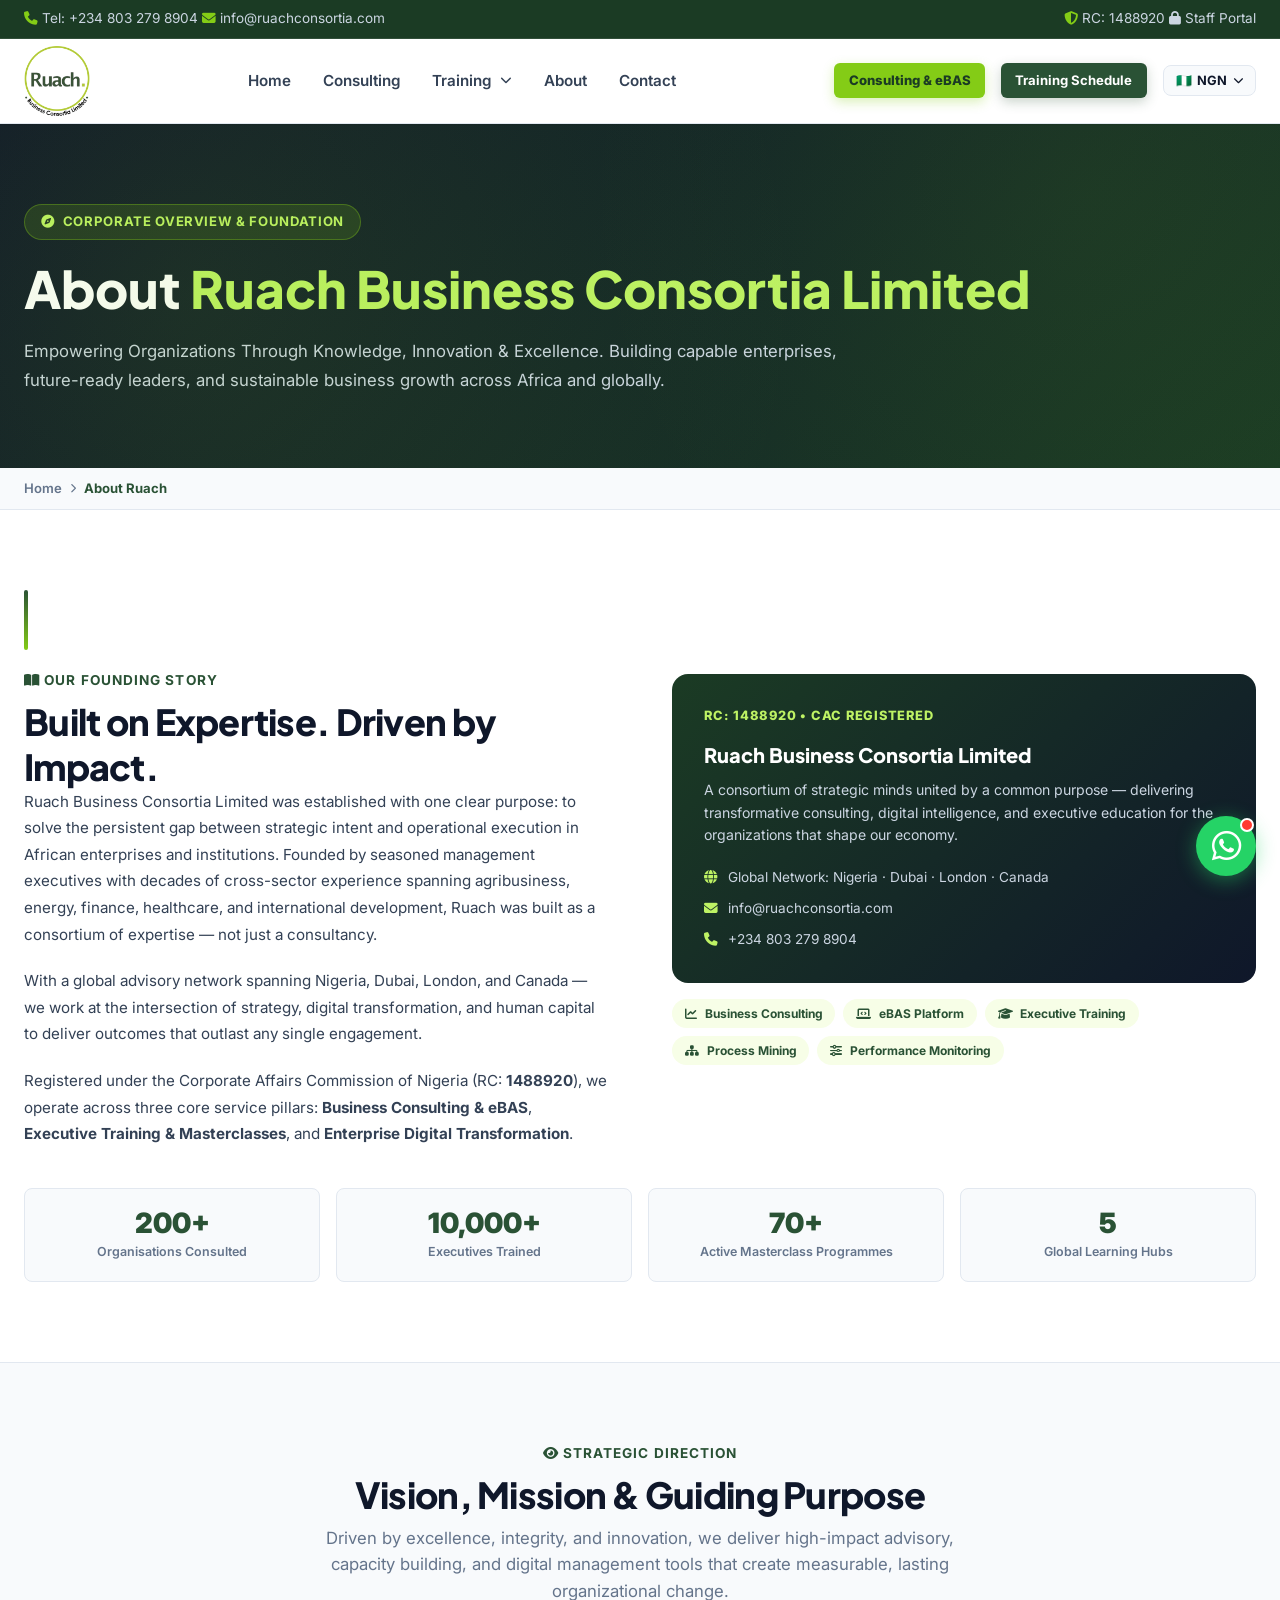
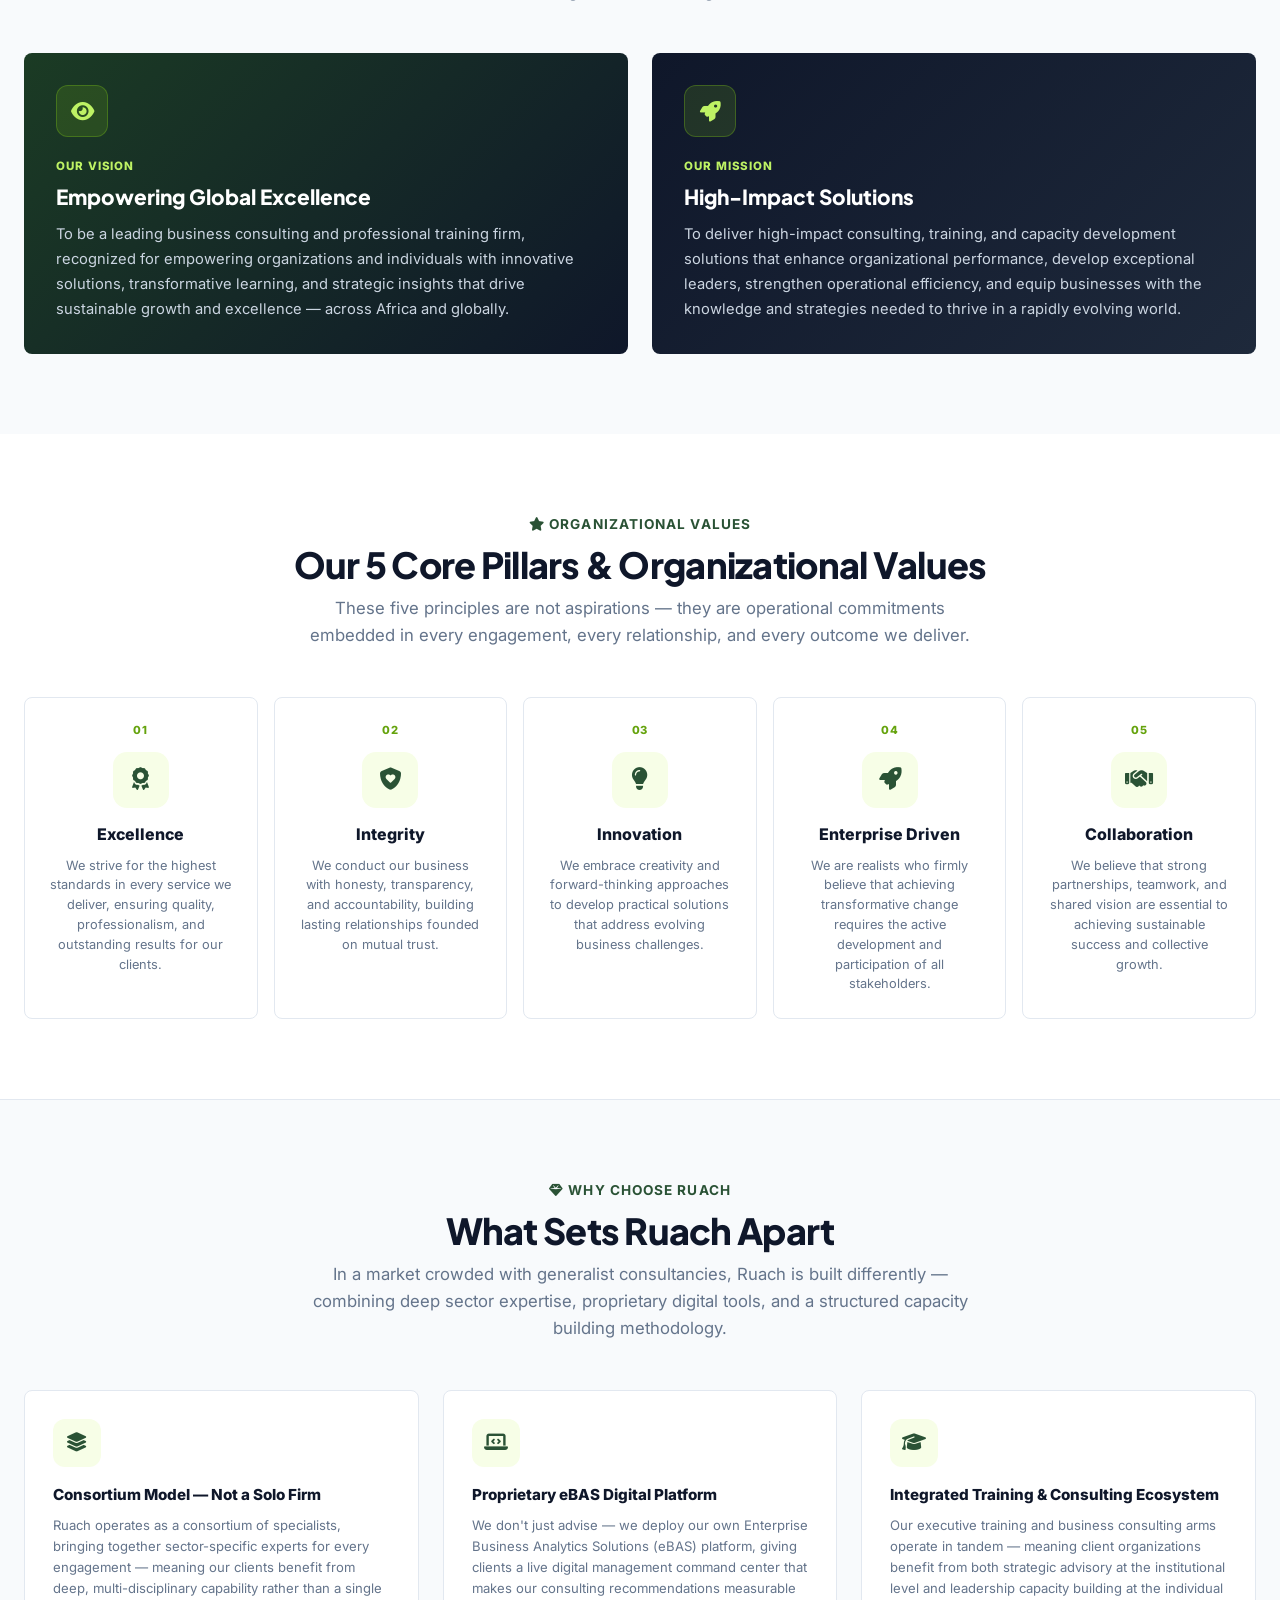
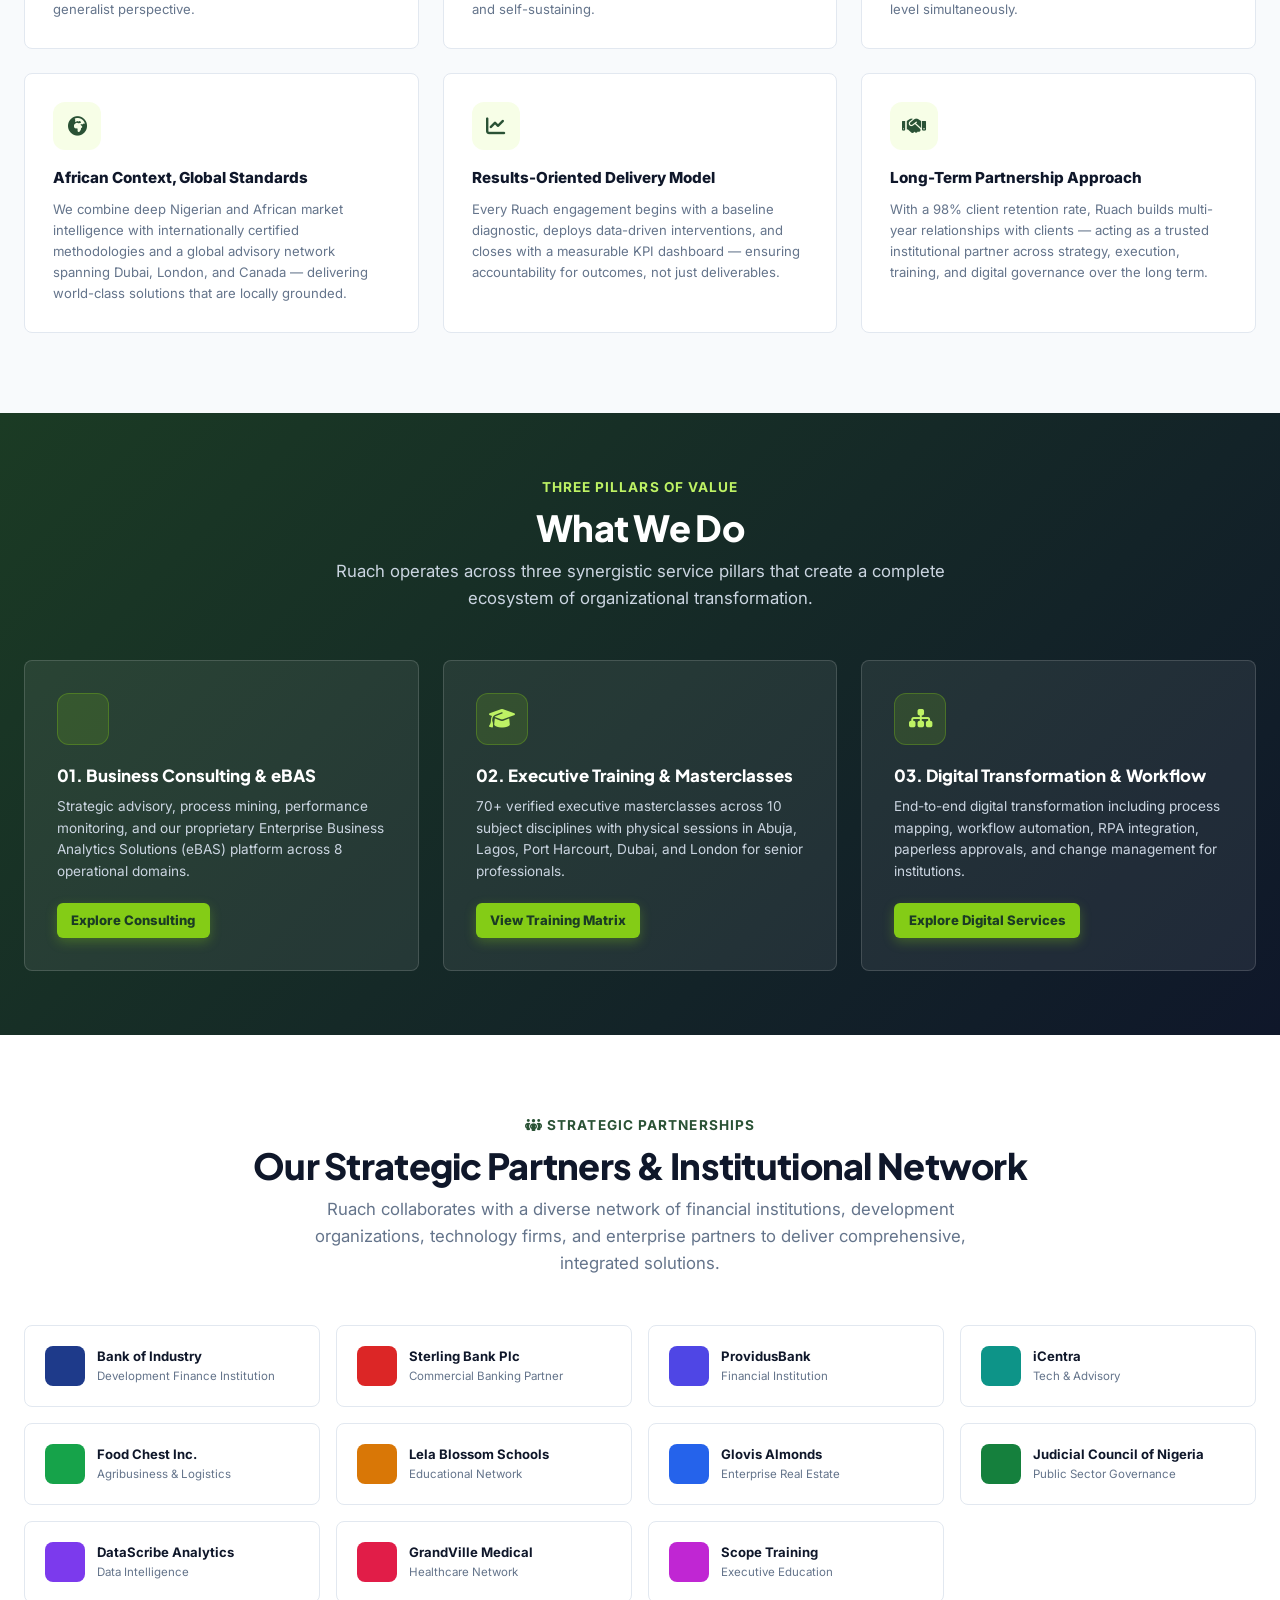
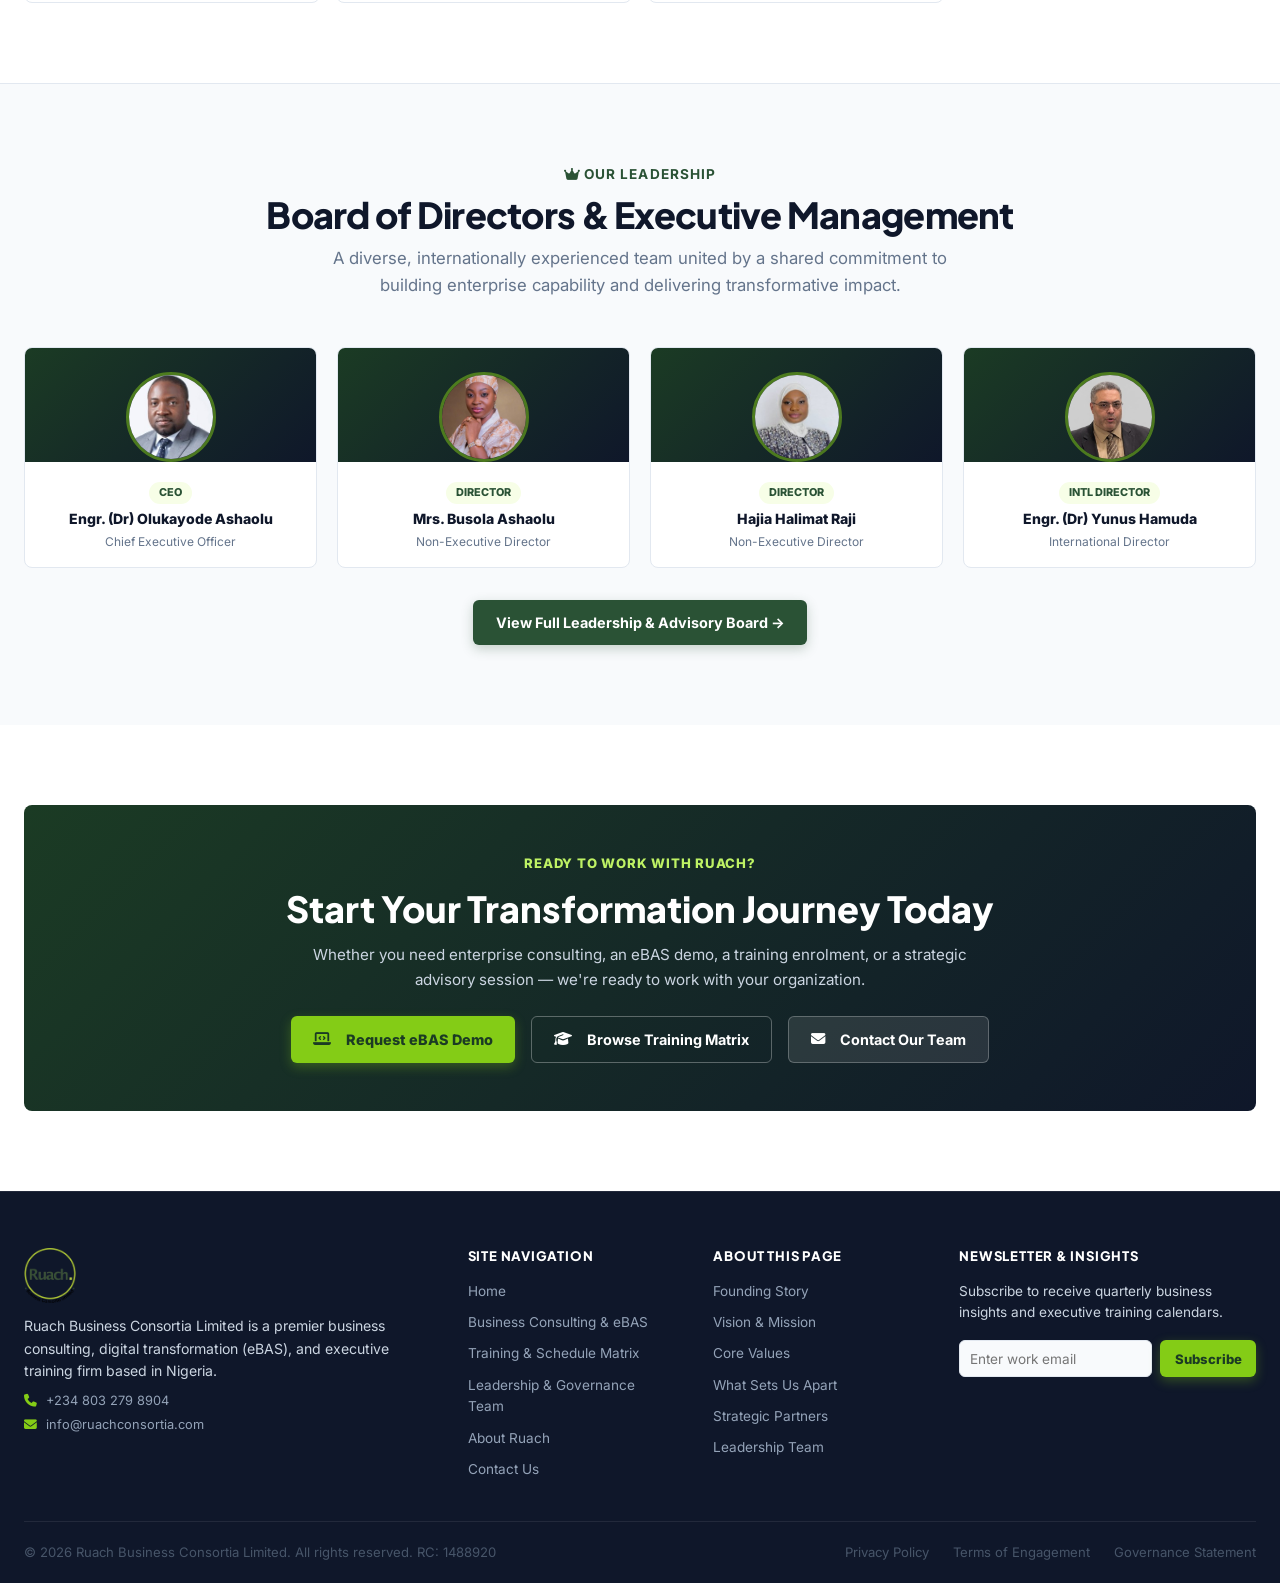
<file: about.html>
<!DOCTYPE html>
<html lang="en">
<head>
  <meta charset="UTF-8">
  <meta name="viewport" content="width=device-width, initial-scale=1.0">
  <title>About Ruach Business Consortia Ltd | Vision, Mission &amp; Leadership</title>
  <meta name="description" content="Learn about Ruach Business Consortia Limited — our founding story, vision, mission, core organizational values, strategic partners, and leadership team. Headquartered in Abuja, Nigeria.">
  <link rel="preconnect" href="https://fonts.googleapis.com">
  <link rel="preconnect" href="https://fonts.gstatic.com" crossorigin>
  <link href="https://fonts.googleapis.com/css2?family=Plus+Jakarta+Sans:ital,wght@0,300;0,400;0,500;0,600;0,700;0,800;1,400;1,600&family=Outfit:wght@400;500;600;700;800;900&display=swap" rel="stylesheet">
  <link rel="stylesheet" href="https://cdnjs.cloudflare.com/ajax/libs/font-awesome/6.4.0/css/all.min.css">
  <link rel="stylesheet" href="css/style.css">
  <style>
    /* ── About Hero ── */
    .about-hero{background:linear-gradient(135deg,var(--primary-navy) 0%,var(--primary-green-dark) 100%);padding:5rem 0 4.5rem;color:#fff;position:relative;overflow:hidden;}
    .about-hero::before{content:'';position:absolute;inset:0;background-image:radial-gradient(circle at 15% 50%,rgba(132,204,22,.1) 0%,transparent 55%),radial-gradient(circle at 85% 20%,rgba(132,204,22,.06) 0%,transparent 45%);pointer-events:none;}
    .about-hero-pill{display:inline-flex;align-items:center;gap:.5rem;background:rgba(132,204,22,.15);border:1px solid rgba(132,204,22,.35);color:#BEF264;font-size:.82rem;font-weight:700;padding:.4rem 1rem;border-radius:50px;margin-bottom:1.25rem;text-transform:uppercase;letter-spacing:.05em;}
    .about-hero h1{font-size:clamp(2rem,4vw,3.25rem);font-weight:800;line-height:1.12;color:#fff;margin-bottom:1.25rem;}
    .about-hero h1 span{color:#BEF264;}
    .about-hero p{font-size:1.05rem;color:#CBD5E1;line-height:1.75;max-width:820px;margin-bottom:0;}

    /* ── Story / Founding section ── */
    .story-grid{display:grid;grid-template-columns:1fr 1fr;gap:4rem;align-items:center;}
    .story-accent-bar{width:4px;height:60px;background:linear-gradient(to bottom,var(--primary-green),var(--accent-lime));border-radius:2px;margin-bottom:1.25rem;}
    .story-stat-row{display:grid;grid-template-columns:repeat(4,1fr);gap:1rem;margin-top:2.5rem;}
    .story-stat{background:var(--bg-slate);border:1px solid var(--border-light);border-radius:var(--radius-lg);padding:1.25rem;text-align:center;}
    .story-stat-num{font-size:1.75rem;font-weight:900;color:var(--primary-green);line-height:1;}
    .story-stat-label{font-size:.78rem;color:var(--text-muted);font-weight:600;margin-top:.3rem;}

    /* ── Vision / Mission ── */
    .vm-grid{display:grid;grid-template-columns:1fr 1fr;gap:1.5rem;}
    .vm-box{border-radius:var(--radius-lg);padding:2rem;position:relative;overflow:hidden;}
    .vm-box-vision{background:linear-gradient(135deg,var(--primary-green-dark) 0%,var(--primary-navy) 100%);color:#fff;}
    .vm-box-mission{background:linear-gradient(135deg,var(--primary-navy) 0%,#1e293b 100%);color:#fff;}
    .vm-icon-wrap{width:52px;height:52px;border-radius:12px;background:rgba(132,204,22,.15);border:1px solid rgba(132,204,22,.3);display:flex;align-items:center;justify-content:center;font-size:1.3rem;color:#BEF264;margin-bottom:1.25rem;}
    .vm-label{font-size:.72rem;font-weight:800;color:#BEF264;text-transform:uppercase;letter-spacing:.08em;margin-bottom:.5rem;}
    .vm-title2{font-size:1.3rem;font-weight:800;color:#fff;margin-bottom:.75rem;}
    .vm-text2{font-size:.92rem;color:#CBD5E1;line-height:1.7;}

    /* ── Core Values ── */
    .core-values-page-grid{display:grid;grid-template-columns:repeat(5,1fr);gap:1rem;}
    .cv-card{background:var(--bg-white);border:1px solid var(--border-light);border-radius:var(--radius-lg);padding:1.5rem;text-align:center;transition:var(--transition-fast);position:relative;overflow:hidden;}
    .cv-card::after{content:'';position:absolute;bottom:0;left:0;right:0;height:3px;background:linear-gradient(to right,var(--primary-green),var(--accent-lime));transform:scaleX(0);transition:transform .3s ease;}
    .cv-card:hover{transform:translateY(-4px);box-shadow:var(--shadow-lg);border-color:var(--primary-green);}
    .cv-card:hover::after{transform:scaleX(1);}
    .cv-num{font-size:.7rem;font-weight:800;color:var(--accent-lime-hover);letter-spacing:.08em;text-transform:uppercase;margin-bottom:.75rem;}
    .cv-icon{width:56px;height:56px;border-radius:14px;background:var(--accent-lime-light);color:var(--primary-green);display:flex;align-items:center;justify-content:center;font-size:1.4rem;margin:0 auto .9rem;}
    .cv-title{font-size:1rem;font-weight:800;color:var(--primary-navy);margin-bottom:.5rem;}
    .cv-desc{font-size:.8rem;color:var(--text-muted);line-height:1.55;}

    /* ── Pillars / What Sets Us Apart ── */
    .pillars-grid{display:grid;grid-template-columns:repeat(3,1fr);gap:1.5rem;}
    .pillar-card{background:var(--bg-white);border:1px solid var(--border-light);border-radius:var(--radius-lg);padding:1.75rem;transition:var(--transition-fast);}
    .pillar-card:hover{border-color:var(--primary-green);box-shadow:var(--shadow-md);}
    .pillar-icon{width:48px;height:48px;border-radius:12px;background:var(--accent-lime-light);color:var(--primary-green);display:flex;align-items:center;justify-content:center;font-size:1.2rem;margin-bottom:1rem;}
    .pillar-title{font-size:.95rem;font-weight:800;color:var(--text-dark);margin-bottom:.5rem;}
    .pillar-desc{font-size:.82rem;color:var(--text-muted);line-height:1.6;}

    /* ── Partners ── */
    .partners-display{display:grid;grid-template-columns:repeat(4,1fr);gap:1rem;}
    .partner-tile{background:var(--bg-white);border:1px solid var(--border-light);border-radius:var(--radius-lg);padding:1.25rem;display:flex;align-items:center;gap:.75rem;transition:var(--transition-fast);}
    .partner-tile:hover{border-color:var(--primary-green);box-shadow:var(--shadow-sm);}
    .partner-badge{width:40px;height:40px;border-radius:8px;display:flex;align-items:center;justify-content:center;font-size:1rem;color:#fff;flex-shrink:0;}
    .partner-info .p-name{font-size:.82rem;font-weight:700;color:var(--text-dark);}
    .partner-info .p-type{font-size:.72rem;color:var(--text-muted);}

    /* ── Leadership preview cards ── */
    .leaders-grid{display:grid;grid-template-columns:repeat(4,1fr);gap:1.25rem;}
    .leader-card{background:var(--bg-white);border:1px solid var(--border-light);border-radius:var(--radius-lg);overflow:hidden;transition:var(--transition-fast);text-align:center;}
    .leader-card:hover{transform:translateY(-3px);box-shadow:var(--shadow-lg);border-color:var(--primary-green);}
    .leader-img-wrap{background:linear-gradient(135deg,var(--primary-green-dark),var(--primary-navy));padding:1.5rem 1.5rem 0;display:flex;justify-content:center;}
    .leader-img{width:90px;height:90px;border-radius:50%;object-fit:cover;border:3px solid rgba(132,204,22,.5);}
    .leader-img-placeholder{width:90px;height:90px;border-radius:50%;background:rgba(255,255,255,.15);border:3px solid rgba(132,204,22,.35);display:flex;align-items:center;justify-content:center;font-size:1.6rem;color:#BEF264;}
    .leader-body{padding:1rem;}
    .leader-badge{display:inline-block;background:var(--accent-lime-light);color:var(--primary-green);font-size:.68rem;font-weight:800;padding:.15rem .6rem;border-radius:50px;text-transform:uppercase;margin-bottom:.4rem;}
    .leader-name{font-size:.88rem;font-weight:800;color:var(--text-dark);margin-bottom:.2rem;line-height:1.3;}
    .leader-role{font-size:.75rem;color:var(--text-muted);}

    /* ── CTA Banner ── */
    .about-cta-banner{background:linear-gradient(135deg,var(--primary-green-dark) 0%,var(--primary-navy) 100%);border-radius:var(--radius-lg);padding:3rem;text-align:center;}
    .about-cta-btns{display:flex;gap:1rem;justify-content:center;flex-wrap:wrap;margin-top:1.5rem;}

    /* ── Footer ── */
    .footer{background:var(--primary-navy);color:#CBD5E1;padding:3.5rem 0 0;}
    .footer-grid{display:grid;grid-template-columns:2fr 1fr 1fr 1.5fr;gap:3rem;margin-bottom:2.5rem;}
    .footer-title{font-size:.82rem;font-weight:800;color:#fff;text-transform:uppercase;letter-spacing:.06em;margin-bottom:1rem;}
    .footer-links{display:flex;flex-direction:column;gap:.6rem;}
    .footer-links a{font-size:.85rem;color:#94A3B8;transition:var(--transition-fast);}
    .footer-links a:hover{color:var(--accent-lime);padding-left:4px;}
    .footer-bottom{border-top:1px solid rgba(255,255,255,.08);padding:1.25rem 0;display:flex;justify-content:space-between;align-items:center;font-size:.82rem;color:#475569;}

    @media(max-width:1024px){
      .story-grid{grid-template-columns:1fr;gap:2rem;}
      .core-values-page-grid{grid-template-columns:repeat(3,1fr);}
      .partners-display{grid-template-columns:repeat(2,1fr);}
      .leaders-grid{grid-template-columns:repeat(2,1fr);}
      .pillars-grid{grid-template-columns:repeat(2,1fr);}
      .footer-grid{grid-template-columns:1fr 1fr;}
      .vm-grid{grid-template-columns:1fr;}
    }
    @media(max-width:768px){
      .core-values-page-grid{grid-template-columns:repeat(2,1fr);}
      .story-stat-row{grid-template-columns:repeat(2,1fr);}
      .pillars-grid{grid-template-columns:1fr;}
      .partners-display{grid-template-columns:1fr 1fr;}
      .leaders-grid{grid-template-columns:1fr 1fr;}
      .footer-grid{grid-template-columns:1fr;gap:1.5rem;}
    }
  </style>
</head>
<body>

  <!-- TOP BAR -->
  <div class="top-bar">
    <div class="container top-bar-inner">
      <div class="top-bar-left">
        <span class="top-bar-item"><i class="fa-solid fa-phone" style="color:var(--accent-lime);"></i> Tel: +234 803 279 8904</span>
        <span class="top-bar-item"><i class="fa-solid fa-envelope" style="color:var(--accent-lime);"></i> info@ruachconsortia.com</span>
      </div>
      <div class="top-bar-right">
        <span class="top-bar-item"><i class="fa-solid fa-shield-halved" style="color:var(--accent-lime);"></i> RC: 1488920</span>
        <a href="index.html#admin" class="top-bar-link"><i class="fa-solid fa-lock"></i> Staff Portal</a>
      </div>
    </div>
  </div>

  <!-- MAIN NAV -->
  <header class="header">
    <div class="container header-inner">
      <a href="index.html" class="brand-logo-wrapper">
        <img src="assets/images/ruach_logo_new.png" alt="Ruach Business Consortia Limited Logo" class="brand-logo-img">
      </a>
      <nav class="nav-menu" id="navMenu">
        <a href="index.html" class="nav-link">Home</a>
        <a href="consulting.html" class="nav-link">Consulting</a>
        <div class="nav-item-dropdown">
          <a href="trainings.html" class="nav-link">Training <i class="fa-solid fa-chevron-down" style="font-size: 0.72rem; margin-left: 0.25rem;"></i></a>
          <div class="mega-menu">
            <div class="mega-menu-grid"></div>
          </div>
        </div>
        <a href="about.html" class="nav-link active">About</a>
        <a href="index.html#contact" class="nav-link">Contact</a>
      </nav>
      <div class="nav-actions">
        <a href="consulting.html" class="btn btn-lime btn-sm">Consulting &amp; eBAS</a>
        <a href="trainings.html" class="btn btn-primary btn-sm">Training Schedule</a>

        <!-- Currency Selector Button -->
        <div class="currency-selector" id="currencySelector">
          <button type="button" class="currency-btn" id="currencyBtn" onclick="toggleCurrencyDropdown(event)" title="Select Display Currency">
            <span id="currBtnFlag">🇳🇬</span>
            <span id="currBtnCode">NGN</span>
            <i class="fa-solid fa-chevron-down" style="font-size: 0.65rem;"></i>
          </button>
          <div class="currency-dropdown" id="currencyDropdown">
            <button type="button" class="currency-opt" id="currOpt-NGN" onclick="setActiveCurrency('NGN')">
              <span>🇳🇬</span> <strong>NGN</strong> <span class="curr-desc">(₦)</span>
            </button>
            <button type="button" class="currency-opt" id="currOpt-USD" onclick="setActiveCurrency('USD')">
              <span>🇺🇸</span> <strong>USD</strong> <span class="curr-desc">($)</span>
            </button>
            <button type="button" class="currency-opt" id="currOpt-GBP" onclick="setActiveCurrency('GBP')">
              <span>🇬🇧</span> <strong>GBP</strong> <span class="curr-desc">(£)</span>
            </button>
          </div>
        </div>

        <button class="mobile-nav-toggle" id="mobileNavToggle"><i class="fa-solid fa-bars"></i></button>
      </div>
    </div>
  </header>

  <!-- =============================================
       HERO
  ============================================== -->
  <section class="about-hero">
    <div class="container">
      <div class="about-hero-pill"><i class="fa-solid fa-compass"></i> Corporate Overview &amp; Foundation</div>
      <h1>About <span>Ruach Business Consortia Limited</span></h1>
      <p>Empowering Organizations Through Knowledge, Innovation &amp; Excellence. Building capable enterprises, future-ready leaders, and sustainable business growth across Africa and globally.</p>
    </div>
  </section>

  <!-- BREADCRUMB STRIP -->
  <div style="background:var(--bg-slate);border-bottom:1px solid var(--border-light);padding:.65rem 0;">
    <div class="container" style="display:flex;align-items:center;gap:.5rem;font-size:.82rem;color:var(--text-muted);">
      <a href="index.html" style="color:var(--text-muted);font-weight:600;">Home</a>
      <i class="fa-solid fa-chevron-right" style="font-size:.6rem;"></i>
      <span style="color:var(--primary-green);font-weight:700;">About Ruach</span>
    </div>
  </div>

  <!-- =============================================
       FOUNDING STORY SECTION
  ============================================== -->
  <section class="section" style="background:var(--bg-white);" id="story">
    <div class="container">
      <div class="story-grid">
        <div>
          <div class="story-accent-bar"></div>
          <div class="section-subtitle"><i class="fa-solid fa-book-open" style="color:var(--primary-green);"></i> Our Founding Story</div>
          <h2 class="section-title">Built on Expertise. Driven by Impact.</h2>
          <p style="font-size:.95rem;color:var(--text-body);line-height:1.75;margin-bottom:1.25rem;">
            Ruach Business Consortia Limited was established with one clear purpose: to solve the persistent gap between strategic intent and operational execution in African enterprises and institutions. Founded by seasoned management executives with decades of cross-sector experience spanning agribusiness, energy, finance, healthcare, and international development, Ruach was built as a consortium of expertise — not just a consultancy.
          </p>
          <p style="font-size:.95rem;color:var(--text-body);line-height:1.75;margin-bottom:1.25rem;">
            With a global advisory network spanning Nigeria, Dubai, London, and Canada — we work at the intersection of strategy, digital transformation, and human capital to deliver outcomes that outlast any single engagement.
          </p>
          <p style="font-size:.95rem;color:var(--text-body);line-height:1.75;">
            Registered under the Corporate Affairs Commission of Nigeria (RC: <strong>1488920</strong>), we operate across three core service pillars: <strong>Business Consulting &amp; eBAS</strong>, <strong>Executive Training &amp; Masterclasses</strong>, and <strong>Enterprise Digital Transformation</strong>.
          </p>
        </div>
        <div>
          <div style="background:linear-gradient(135deg,var(--primary-green-dark) 0%,var(--primary-navy) 100%);border-radius:16px;padding:2rem;color:#fff;margin-bottom:1rem;">
            <div style="font-size:.8rem;font-weight:800;color:#BEF264;text-transform:uppercase;letter-spacing:.06em;margin-bottom:1rem;">RC: 1488920 &bull; CAC Registered</div>
            <h3 style="font-size:1.25rem;font-weight:800;color:#fff;margin-bottom:.75rem;">Ruach Business Consortia Limited</h3>
            <p style="font-size:.88rem;color:#CBD5E1;line-height:1.6;margin-bottom:1.25rem;">A consortium of strategic minds united by a common purpose — delivering transformative consulting, digital intelligence, and executive education for the organizations that shape our economy.</p>
            <div style="display:flex;flex-direction:column;gap:.6rem;">
              <div style="display:flex;align-items:center;gap:.6rem;font-size:.85rem;color:#CBD5E1;">
                <i class="fa-solid fa-globe" style="color:#BEF264;width:14px;"></i> Global Network: Nigeria · Dubai · London · Canada
              </div>
              <div style="display:flex;align-items:center;gap:.6rem;font-size:.85rem;color:#CBD5E1;">
                <i class="fa-solid fa-envelope" style="color:#BEF264;width:14px;"></i> info@ruachconsortia.com
              </div>
              <div style="display:flex;align-items:center;gap:.6rem;font-size:.85rem;color:#CBD5E1;">
                <i class="fa-solid fa-phone" style="color:#BEF264;width:14px;"></i> +234 803 279 8904
              </div>
            </div>
          </div>

          <!-- Quick service tags -->
          <div style="display:flex;flex-wrap:wrap;gap:.5rem;">
            <span style="background:var(--accent-lime-light);color:var(--primary-green);font-size:.75rem;font-weight:700;padding:.3rem .8rem;border-radius:50px;"><i class="fa-solid fa-chart-line" style="margin-right:.3rem;"></i> Business Consulting</span>
            <span style="background:var(--accent-lime-light);color:var(--primary-green);font-size:.75rem;font-weight:700;padding:.3rem .8rem;border-radius:50px;"><i class="fa-solid fa-laptop-code" style="margin-right:.3rem;"></i> eBAS Platform</span>
            <span style="background:var(--accent-lime-light);color:var(--primary-green);font-size:.75rem;font-weight:700;padding:.3rem .8rem;border-radius:50px;"><i class="fa-solid fa-graduation-cap" style="margin-right:.3rem;"></i> Executive Training</span>
            <span style="background:var(--accent-lime-light);color:var(--primary-green);font-size:.75rem;font-weight:700;padding:.3rem .8rem;border-radius:50px;"><i class="fa-solid fa-sitemap" style="margin-right:.3rem;"></i> Process Mining</span>
            <span style="background:var(--accent-lime-light);color:var(--primary-green);font-size:.75rem;font-weight:700;padding:.3rem .8rem;border-radius:50px;"><i class="fa-solid fa-sliders" style="margin-right:.3rem;"></i> Performance Monitoring</span>
          </div>
        </div>
      </div>

      <!-- Stats row -->
      <div class="story-stat-row">
        <div class="story-stat">
          <div class="story-stat-num">200+</div>
          <div class="story-stat-label">Organisations Consulted</div>
        </div>
        <div class="story-stat">
          <div class="story-stat-num">10,000+</div>
          <div class="story-stat-label">Executives Trained</div>
        </div>
        <div class="story-stat">
          <div class="story-stat-num">70+</div>
          <div class="story-stat-label">Active Masterclass Programmes</div>
        </div>
        <div class="story-stat">
          <div class="story-stat-num">5</div>
          <div class="story-stat-label">Global Learning Hubs</div>
        </div>
      </div>
    </div>
  </section>

  <!-- =============================================
       VISION & MISSION
  ============================================== -->
  <section class="section" id="vision-mission" style="background:var(--bg-slate);border-top:1px solid var(--border-light);">
    <div class="container">
      <div class="section-header">
        <div class="section-subtitle"><i class="fa-solid fa-eye" style="color:var(--primary-green);"></i> Strategic Direction</div>
        <h2 class="section-title">Vision, Mission &amp; Guiding Purpose</h2>
        <p class="section-description">Driven by excellence, integrity, and innovation, we deliver high-impact advisory, capacity building, and digital management tools that create measurable, lasting organizational change.</p>
      </div>
      <div class="vm-grid">
        <div class="vm-box vm-box-vision">
          <div class="vm-icon-wrap"><i class="fa-solid fa-eye"></i></div>
          <div class="vm-label">Our Vision</div>
          <h3 class="vm-title2">Empowering Global Excellence</h3>
          <p class="vm-text2">To be a leading business consulting and professional training firm, recognized for empowering organizations and individuals with innovative solutions, transformative learning, and strategic insights that drive sustainable growth and excellence — across Africa and globally.</p>
        </div>
        <div class="vm-box vm-box-mission">
          <div class="vm-icon-wrap"><i class="fa-solid fa-rocket"></i></div>
          <div class="vm-label">Our Mission</div>
          <h3 class="vm-title2">High-Impact Solutions</h3>
          <p class="vm-text2">To deliver high-impact consulting, training, and capacity development solutions that enhance organizational performance, develop exceptional leaders, strengthen operational efficiency, and equip businesses with the knowledge and strategies needed to thrive in a rapidly evolving world.</p>
        </div>
      </div>
    </div>
  </section>

  <!-- =============================================
       CORE VALUES (rendered from app.js CORE_VALUES_DATA)
  ============================================== -->
  <section class="section" id="core-values" style="background:var(--bg-white);">
    <div class="container">
      <div class="section-header">
        <div class="section-subtitle"><i class="fa-solid fa-star" style="color:var(--primary-green);"></i> Organizational Values</div>
        <h2 class="section-title">Our 5 Core Pillars &amp; Organizational Values</h2>
        <p class="section-description">These five principles are not aspirations — they are operational commitments embedded in every engagement, every relationship, and every outcome we deliver.</p>
      </div>
      <div class="core-values-page-grid" id="aboutCoreValuesGrid">
        <!-- Populated by app.js CORE_VALUES_DATA via inline script below -->
      </div>
    </div>
  </section>

  <!-- =============================================
       WHAT SETS US APART
  ============================================== -->
  <section class="section" id="pillars" style="background:var(--bg-slate);border-top:1px solid var(--border-light);">
    <div class="container">
      <div class="section-header">
        <div class="section-subtitle"><i class="fa-solid fa-gem" style="color:var(--primary-green);"></i> Why Choose Ruach</div>
        <h2 class="section-title">What Sets Ruach Apart</h2>
        <p class="section-description">In a market crowded with generalist consultancies, Ruach is built differently — combining deep sector expertise, proprietary digital tools, and a structured capacity building methodology.</p>
      </div>
      <div class="pillars-grid">
        <div class="pillar-card">
          <div class="pillar-icon"><i class="fa-solid fa-layer-group"></i></div>
          <div class="pillar-title">Consortium Model — Not a Solo Firm</div>
          <div class="pillar-desc">Ruach operates as a consortium of specialists, bringing together sector-specific experts for every engagement — meaning our clients benefit from deep, multi-disciplinary capability rather than a single generalist perspective.</div>
        </div>
        <div class="pillar-card">
          <div class="pillar-icon"><i class="fa-solid fa-laptop-code"></i></div>
          <div class="pillar-title">Proprietary eBAS Digital Platform</div>
          <div class="pillar-desc">We don't just advise — we deploy our own Enterprise Business Analytics Solutions (eBAS) platform, giving clients a live digital management command center that makes our consulting recommendations measurable and self-sustaining.</div>
        </div>
        <div class="pillar-card">
          <div class="pillar-icon"><i class="fa-solid fa-graduation-cap"></i></div>
          <div class="pillar-title">Integrated Training &amp; Consulting Ecosystem</div>
          <div class="pillar-desc">Our executive training and business consulting arms operate in tandem — meaning client organizations benefit from both strategic advisory at the institutional level and leadership capacity building at the individual level simultaneously.</div>
        </div>
        <div class="pillar-card">
          <div class="pillar-icon"><i class="fa-solid fa-globe-africa"></i></div>
          <div class="pillar-title">African Context, Global Standards</div>
          <div class="pillar-desc">We combine deep Nigerian and African market intelligence with internationally certified methodologies and a global advisory network spanning Dubai, London, and Canada — delivering world-class solutions that are locally grounded.</div>
        </div>
        <div class="pillar-card">
          <div class="pillar-icon"><i class="fa-solid fa-chart-line"></i></div>
          <div class="pillar-title">Results-Oriented Delivery Model</div>
          <div class="pillar-desc">Every Ruach engagement begins with a baseline diagnostic, deploys data-driven interventions, and closes with a measurable KPI dashboard — ensuring accountability for outcomes, not just deliverables.</div>
        </div>
        <div class="pillar-card">
          <div class="pillar-icon"><i class="fa-solid fa-handshake"></i></div>
          <div class="pillar-title">Long-Term Partnership Approach</div>
          <div class="pillar-desc">With a 98% client retention rate, Ruach builds multi-year relationships with clients — acting as a trusted institutional partner across strategy, execution, training, and digital governance over the long term.</div>
        </div>
      </div>
    </div>
  </section>

  <!-- =============================================
       THREE SERVICE PILLARS
  ============================================== -->
  <section class="section" style="background:linear-gradient(135deg,var(--primary-green-dark) 0%,var(--primary-navy) 100%);padding:4rem 0;">
    <div class="container">
      <div class="section-header">
        <div class="section-subtitle" style="color:#BEF264;">Three Pillars of Value</div>
        <h2 class="section-title" style="color:#fff;">What We Do</h2>
        <p class="section-description" style="color:#CBD5E1;">Ruach operates across three synergistic service pillars that create a complete ecosystem of organizational transformation.</p>
      </div>
      <div style="display:grid;grid-template-columns:repeat(3,1fr);gap:1.5rem;">
        <div style="background:rgba(255,255,255,.07);border:1px solid rgba(255,255,255,.15);border-radius:var(--radius-lg);padding:2rem;">
          <div style="width:52px;height:52px;border-radius:12px;background:rgba(132,204,22,.15);border:1px solid rgba(132,204,22,.3);display:flex;align-items:center;justify-content:center;font-size:1.3rem;color:#BEF264;margin-bottom:1.25rem;"><i class="fa-solid fa-chart-network"></i></div>
          <h3 style="font-size:1.05rem;font-weight:800;color:#fff;margin-bottom:.65rem;">01. Business Consulting &amp; eBAS</h3>
          <p style="font-size:.85rem;color:#CBD5E1;line-height:1.6;margin-bottom:1.25rem;">Strategic advisory, process mining, performance monitoring, and our proprietary Enterprise Business Analytics Solutions (eBAS) platform across 8 operational domains.</p>
          <a href="consulting.html" class="btn btn-lime btn-sm">Explore Consulting</a>
        </div>
        <div style="background:rgba(255,255,255,.07);border:1px solid rgba(255,255,255,.15);border-radius:var(--radius-lg);padding:2rem;">
          <div style="width:52px;height:52px;border-radius:12px;background:rgba(132,204,22,.15);border:1px solid rgba(132,204,22,.3);display:flex;align-items:center;justify-content:center;font-size:1.3rem;color:#BEF264;margin-bottom:1.25rem;"><i class="fa-solid fa-graduation-cap"></i></div>
          <h3 style="font-size:1.05rem;font-weight:800;color:#fff;margin-bottom:.65rem;">02. Executive Training &amp; Masterclasses</h3>
          <p style="font-size:.85rem;color:#CBD5E1;line-height:1.6;margin-bottom:1.25rem;">70+ verified executive masterclasses across 10 subject disciplines with physical sessions in Abuja, Lagos, Port Harcourt, Dubai, and London for senior professionals.</p>
          <a href="trainings.html" class="btn btn-lime btn-sm">View Training Matrix</a>
        </div>
        <div style="background:rgba(255,255,255,.07);border:1px solid rgba(255,255,255,.15);border-radius:var(--radius-lg);padding:2rem;">
          <div style="width:52px;height:52px;border-radius:12px;background:rgba(132,204,22,.15);border:1px solid rgba(132,204,22,.3);display:flex;align-items:center;justify-content:center;font-size:1.3rem;color:#BEF264;margin-bottom:1.25rem;"><i class="fa-solid fa-sitemap"></i></div>
          <h3 style="font-size:1.05rem;font-weight:800;color:#fff;margin-bottom:.65rem;">03. Digital Transformation &amp; Workflow</h3>
          <p style="font-size:.85rem;color:#CBD5E1;line-height:1.6;margin-bottom:1.25rem;">End-to-end digital transformation including process mapping, workflow automation, RPA integration, paperless approvals, and change management for institutions.</p>
          <a href="consulting.html#process-mining" class="btn btn-lime btn-sm">Explore Digital Services</a>
        </div>
      </div>
    </div>
  </section>

  <!-- =============================================
       STRATEGIC PARTNERS (rendered from app.js PARTNERS_DATA)
  ============================================== -->
  <section class="section" id="partners" style="background:var(--bg-white);">
    <div class="container">
      <div class="section-header">
        <div class="section-subtitle"><i class="fa-solid fa-people-group" style="color:var(--primary-green);"></i> Strategic Partnerships</div>
        <h2 class="section-title">Our Strategic Partners &amp; Institutional Network</h2>
        <p class="section-description">Ruach collaborates with a diverse network of financial institutions, development organizations, technology firms, and enterprise partners to deliver comprehensive, integrated solutions.</p>
      </div>
      <div class="partners-display" id="aboutPartnersGrid">
        <!-- Rendered from PARTNERS_DATA via inline script -->
      </div>
    </div>
  </section>

  <!-- =============================================
       LEADERSHIP PREVIEW
  ============================================== -->
  <section class="section" id="leadership-preview" style="background:var(--bg-slate);border-top:1px solid var(--border-light);">
    <div class="container">
      <div class="section-header">
        <div class="section-subtitle"><i class="fa-solid fa-crown" style="color:var(--primary-green);"></i> Our Leadership</div>
        <h2 class="section-title">Board of Directors &amp; Executive Management</h2>
        <p class="section-description">A diverse, internationally experienced team united by a shared commitment to building enterprise capability and delivering transformative impact.</p>
      </div>
      <div class="leaders-grid" id="aboutLeadersGrid">
        <!-- Rendered from TEAM_DATA via inline script -->
      </div>
      <div style="text-align:center;margin-top:2rem;">
        <a href="index.html#leadership" class="btn btn-primary">View Full Leadership &amp; Advisory Board &rarr;</a>
      </div>
    </div>
  </section>

  <!-- =============================================
       CTA BANNER
  ============================================== -->
  <section class="section" style="background:var(--bg-white);">
    <div class="container">
      <div class="about-cta-banner">
        <div style="font-size:.82rem;font-weight:800;color:#BEF264;text-transform:uppercase;letter-spacing:.06em;margin-bottom:.75rem;">Ready to Work With Ruach?</div>
        <h2 style="font-size:clamp(1.5rem,3vw,2.25rem);font-weight:800;color:#fff;margin-bottom:.75rem;">Start Your Transformation Journey Today</h2>
        <p style="font-size:.95rem;color:#CBD5E1;max-width:680px;margin:0 auto;">Whether you need enterprise consulting, an eBAS demo, a training enrolment, or a strategic advisory session — we're ready to work with your organization.</p>
        <div class="about-cta-btns">
          <a href="consulting.html#request-demo" class="btn btn-lime"><i class="fa-solid fa-laptop-code" style="margin-right:.4rem;"></i> Request eBAS Demo</a>
          <a href="trainings.html#schedule" class="btn btn-outline-green" style="color:#fff;border-color:rgba(255,255,255,.3);"><i class="fa-solid fa-graduation-cap" style="margin-right:.4rem;"></i> Browse Training Matrix</a>
          <a href="index.html#contact" class="btn" style="background:rgba(255,255,255,.1);color:#fff;border:1px solid rgba(255,255,255,.25);"><i class="fa-solid fa-envelope" style="margin-right:.4rem;"></i> Contact Our Team</a>
        </div>
      </div>
    </div>
  </section>

  <!-- FOOTER -->
  <footer class="footer">
    <div class="container">
      <div class="footer-grid">
        <div>
          <a href="index.html" class="brand-logo-wrapper" style="margin-bottom:.5rem;">
            <img src="assets/images/ruach_logo_new.png" alt="Ruach Logo" style="height:55px;width:auto;object-fit:contain;">
          </a>
          <p style="font-size:.88rem;line-height:1.6;color:#CBD5E1;margin-top:.75rem;">Ruach Business Consortia Limited is a premier business consulting, digital transformation (eBAS), and executive training firm based in Nigeria.</p>
          <p style="font-size:.8rem;color:#94A3B8;margin-top:.5rem;"><i class="fa-solid fa-phone" style="color:var(--accent-lime);margin-right:.3rem;"></i> +234 803 279 8904</p>
          <p style="font-size:.8rem;color:#94A3B8;margin-top:.25rem;"><i class="fa-solid fa-envelope" style="color:var(--accent-lime);margin-right:.3rem;"></i> info@ruachconsortia.com</p>
        </div>
        <div>
          <h4 class="footer-title">Site Navigation</h4>
          <div class="footer-links">
            <a href="index.html">Home</a>
            <a href="consulting.html">Business Consulting &amp; eBAS</a>
            <a href="trainings.html">Training &amp; Schedule Matrix</a>
            <a href="index.html#leadership">Leadership &amp; Governance Team</a>
            <a href="about.html">About Ruach</a>
            <a href="index.html#contact">Contact Us</a>
          </div>
        </div>
        <div>
          <h4 class="footer-title">About This Page</h4>
          <div class="footer-links">
            <a href="#story">Founding Story</a>
            <a href="#vision-mission">Vision &amp; Mission</a>
            <a href="#core-values">Core Values</a>
            <a href="#pillars">What Sets Us Apart</a>
            <a href="#partners">Strategic Partners</a>
            <a href="#leadership-preview">Leadership Team</a>
          </div>
        </div>
        <div>
          <h4 class="footer-title">Newsletter &amp; Insights</h4>
          <p style="font-size:.85rem;color:#CBD5E1;margin-bottom:1rem;">Subscribe to receive quarterly business insights and executive training calendars.</p>
          <form onsubmit="event.preventDefault();const t=document.getElementById('aboutToast');t.textContent='Subscribed to Ruach insights!';t.style.transform='translateY(0)';t.style.opacity='1';setTimeout(()=>{t.style.transform='translateY(100px)';t.style.opacity='0';},3000);">
            <div style="display:flex;gap:.5rem;">
              <input type="email" class="form-control" placeholder="Enter work email" required style="font-size:.85rem;padding:.6rem;">
              <button type="submit" class="btn btn-lime btn-sm">Subscribe</button>
            </div>
          </form>
        </div>
      </div>
      <div class="footer-bottom">
        <div>&copy; 2026 Ruach Business Consortia Limited. All rights reserved. RC: 1488920</div>
        <div style="display:flex;gap:1.5rem;">
          <a href="#">Privacy Policy</a>
          <a href="#">Terms of Engagement</a>
          <a href="#">Governance Statement</a>
        </div>
      </div>
    </div>
  </footer>

  <div id="aboutToast" style="position:fixed;bottom:2rem;right:2rem;background:var(--primary-green);color:#fff;padding:1rem 1.5rem;border-radius:8px;box-shadow:var(--shadow-xl);font-weight:600;font-size:.9rem;transform:translateY(100px);opacity:0;transition:all .35s ease;z-index:9999;max-width:320px;"></div>

  <script src="js/app.js"></script>
  <script>
    // Mobile nav
    document.getElementById('mobileNavToggle').addEventListener('click',()=>{
      document.getElementById('navMenu').classList.toggle('active');
    });

    // Smooth scroll
    document.querySelectorAll('a[href^="#"]').forEach(a=>{
      a.addEventListener('click',e=>{
        const t=document.querySelector(a.getAttribute('href'));
        if(t){e.preventDefault();t.scrollIntoView({behavior:'smooth'});}
      });
    });

    // Render core values into about page grid using app.js CORE_VALUES_DATA
    function renderAboutCoreValues() {
      const grid = document.getElementById('aboutCoreValuesGrid');
      if (!grid || typeof CORE_VALUES_DATA === 'undefined') return;
      grid.innerHTML = CORE_VALUES_DATA.map(v => `
        <div class="cv-card">
          <div class="cv-num">${v.num}</div>
          <div class="cv-icon"><i class="fa-solid ${v.icon}"></i></div>
          <div class="cv-title">${v.title}</div>
          <div class="cv-desc">${v.desc}</div>
        </div>
      `).join('');
    }

    // Render strategic partners using app.js PARTNERS_DATA
    function renderAboutPartners() {
      const grid = document.getElementById('aboutPartnersGrid');
      if (!grid || typeof PARTNERS_DATA === 'undefined') return;
      grid.innerHTML = PARTNERS_DATA.map(p => `
        <div class="partner-tile">
          <div class="partner-badge" style="background:${p.color};"><i class="fa-solid ${p.icon}"></i></div>
          <div class="partner-info">
            <div class="p-name">${p.name}</div>
            <div class="p-type">${p.type}</div>
          </div>
        </div>
      `).join('');
    }

    // Render leadership preview using app.js TEAM_DATA (management only, max 4)
    function renderAboutLeaders() {
      const grid = document.getElementById('aboutLeadersGrid');
      if (!grid || typeof TEAM_DATA === 'undefined') return;
      const mgmt = TEAM_DATA.filter(m => m.category === 'management').slice(0, 4);
      grid.innerHTML = mgmt.map(m => `
        <div class="leader-card">
          <div class="leader-img-wrap">
            ${m.image
              ? `<img src="${m.image}" alt="${m.name}" class="leader-img" onerror="this.outerHTML='<div class=\\'leader-img-placeholder\\'><i class=\\'fa-solid fa-user\\'></i></div>'">`
              : `<div class="leader-img-placeholder"><i class="fa-solid fa-user"></i></div>`}
          </div>
          <div class="leader-body">
            <span class="leader-badge">${m.badge}</span>
            <div class="leader-name">${m.name}</div>
            <div class="leader-role">${m.role}</div>
          </div>
        </div>
      `).join('');
    }

    document.addEventListener('DOMContentLoaded', () => {
      renderAboutCoreValues();
      renderAboutPartners();
      renderAboutLeaders();
    });
  </script>
</body>
</html>
</file>
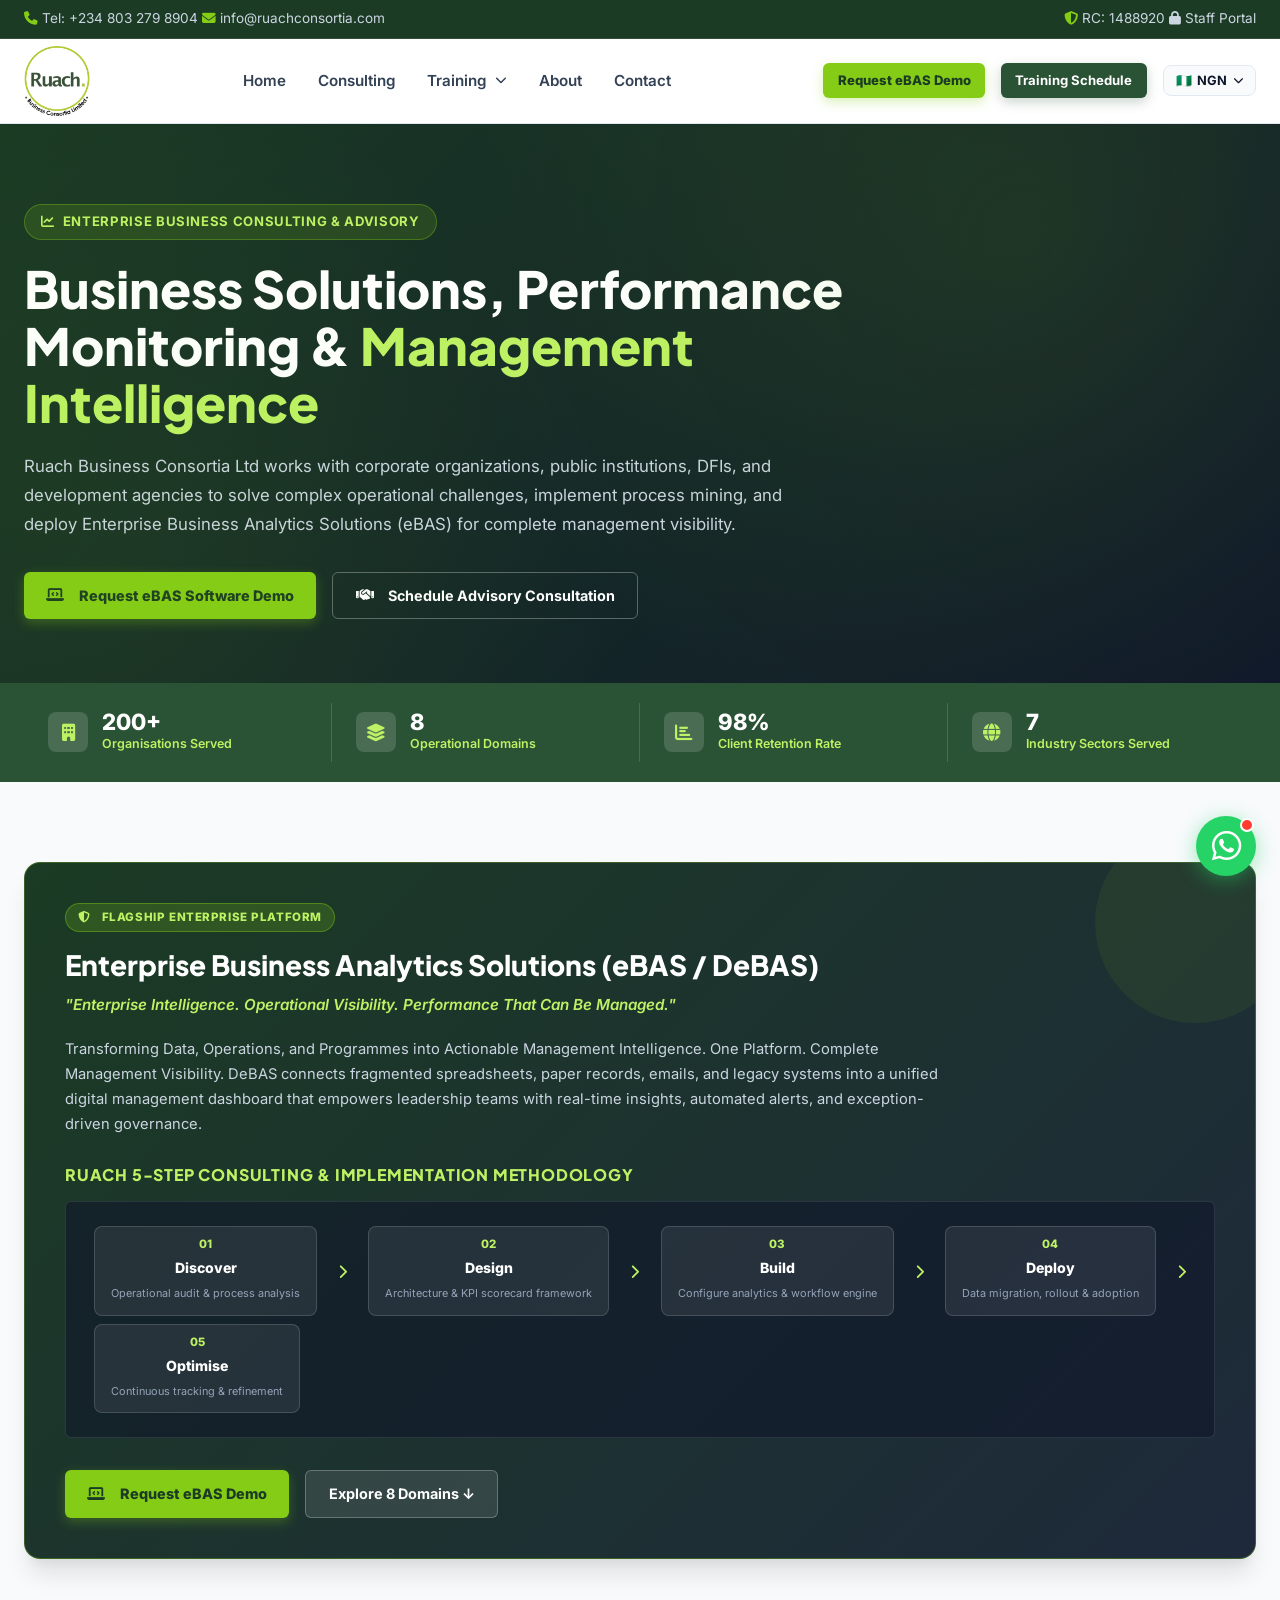
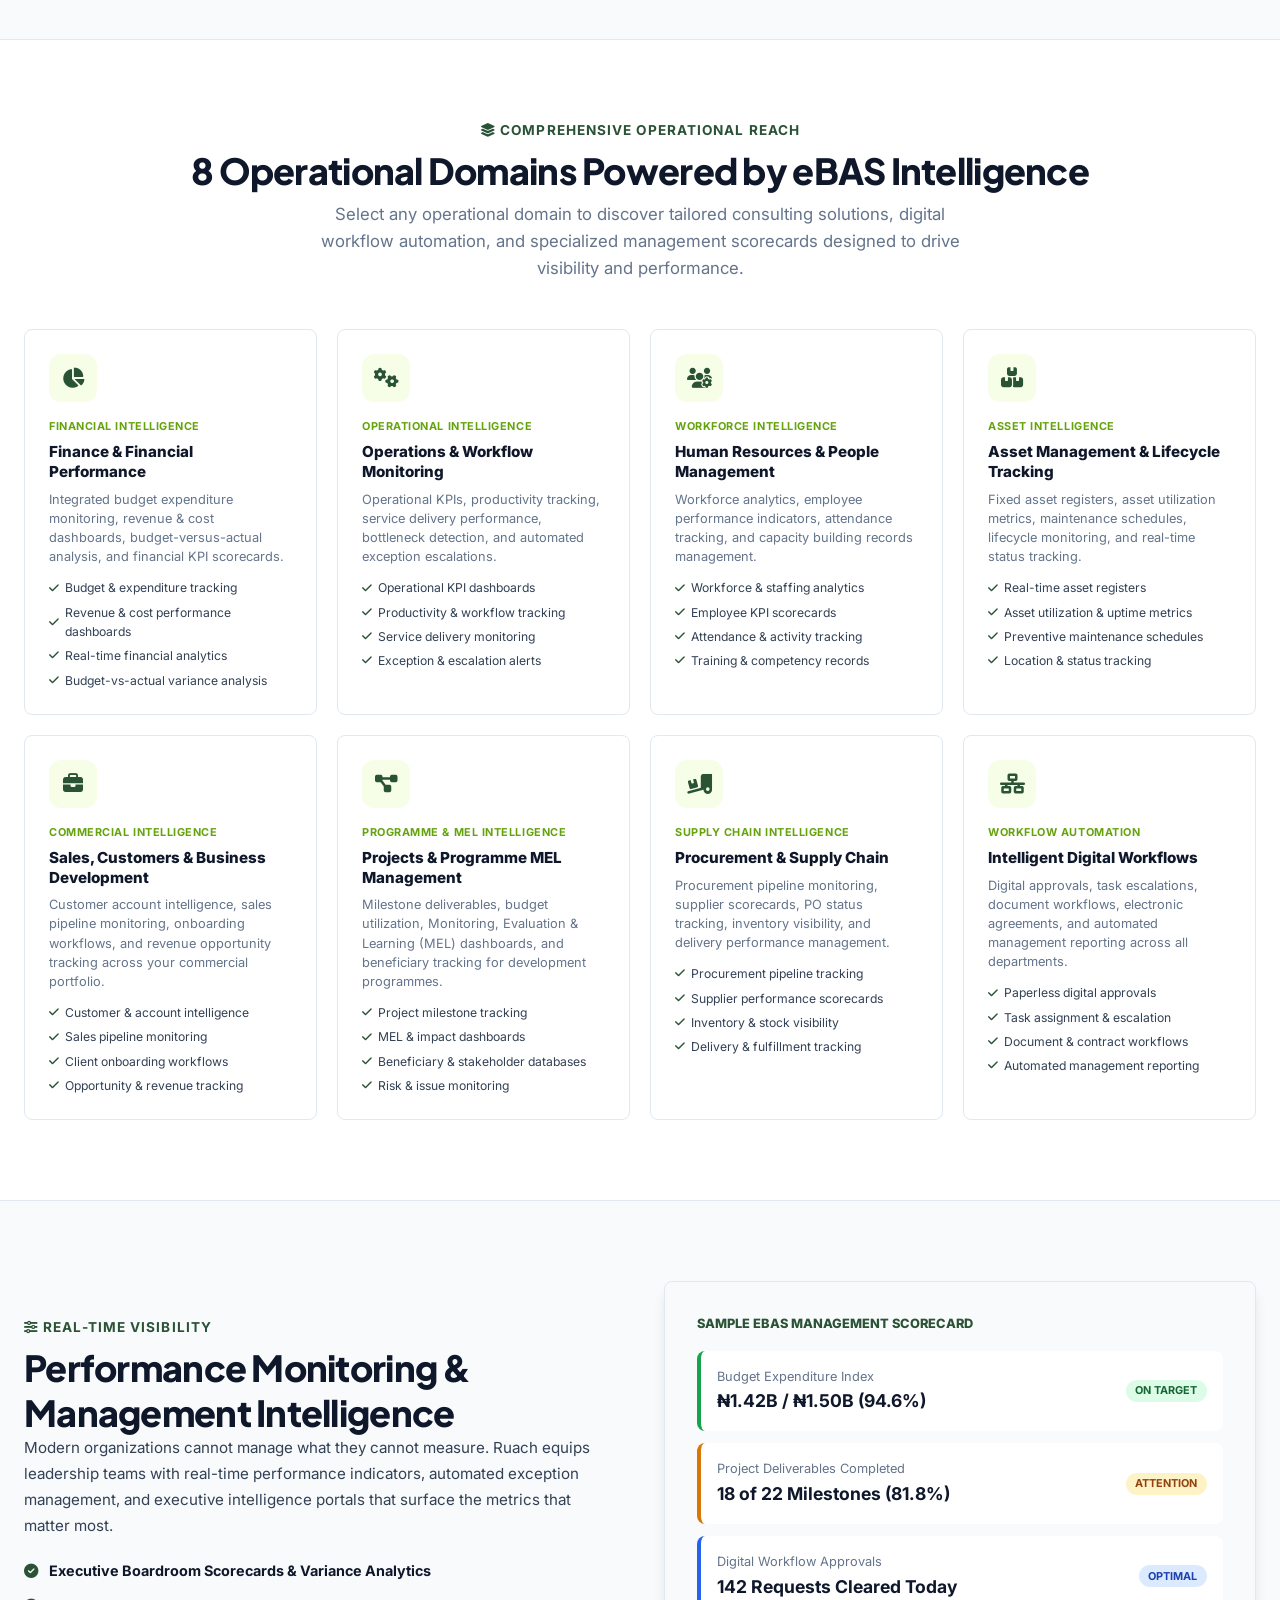
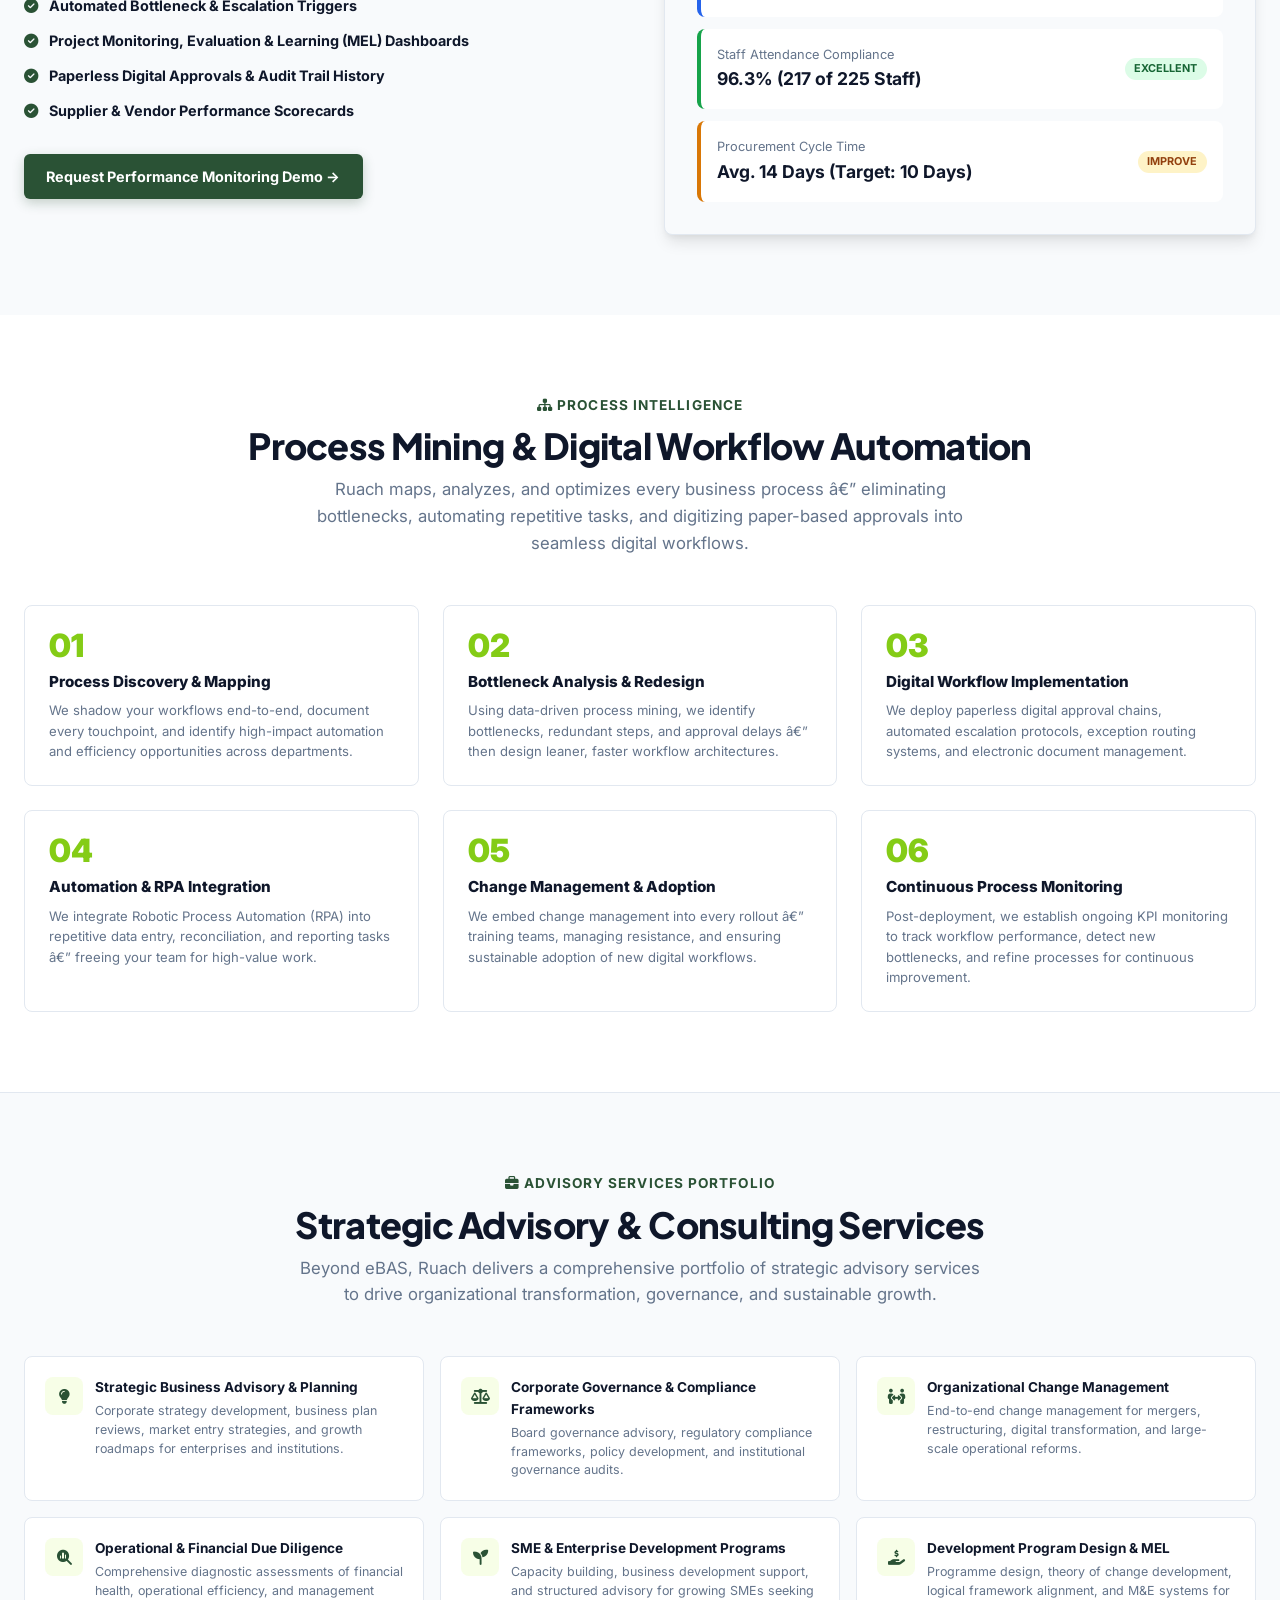
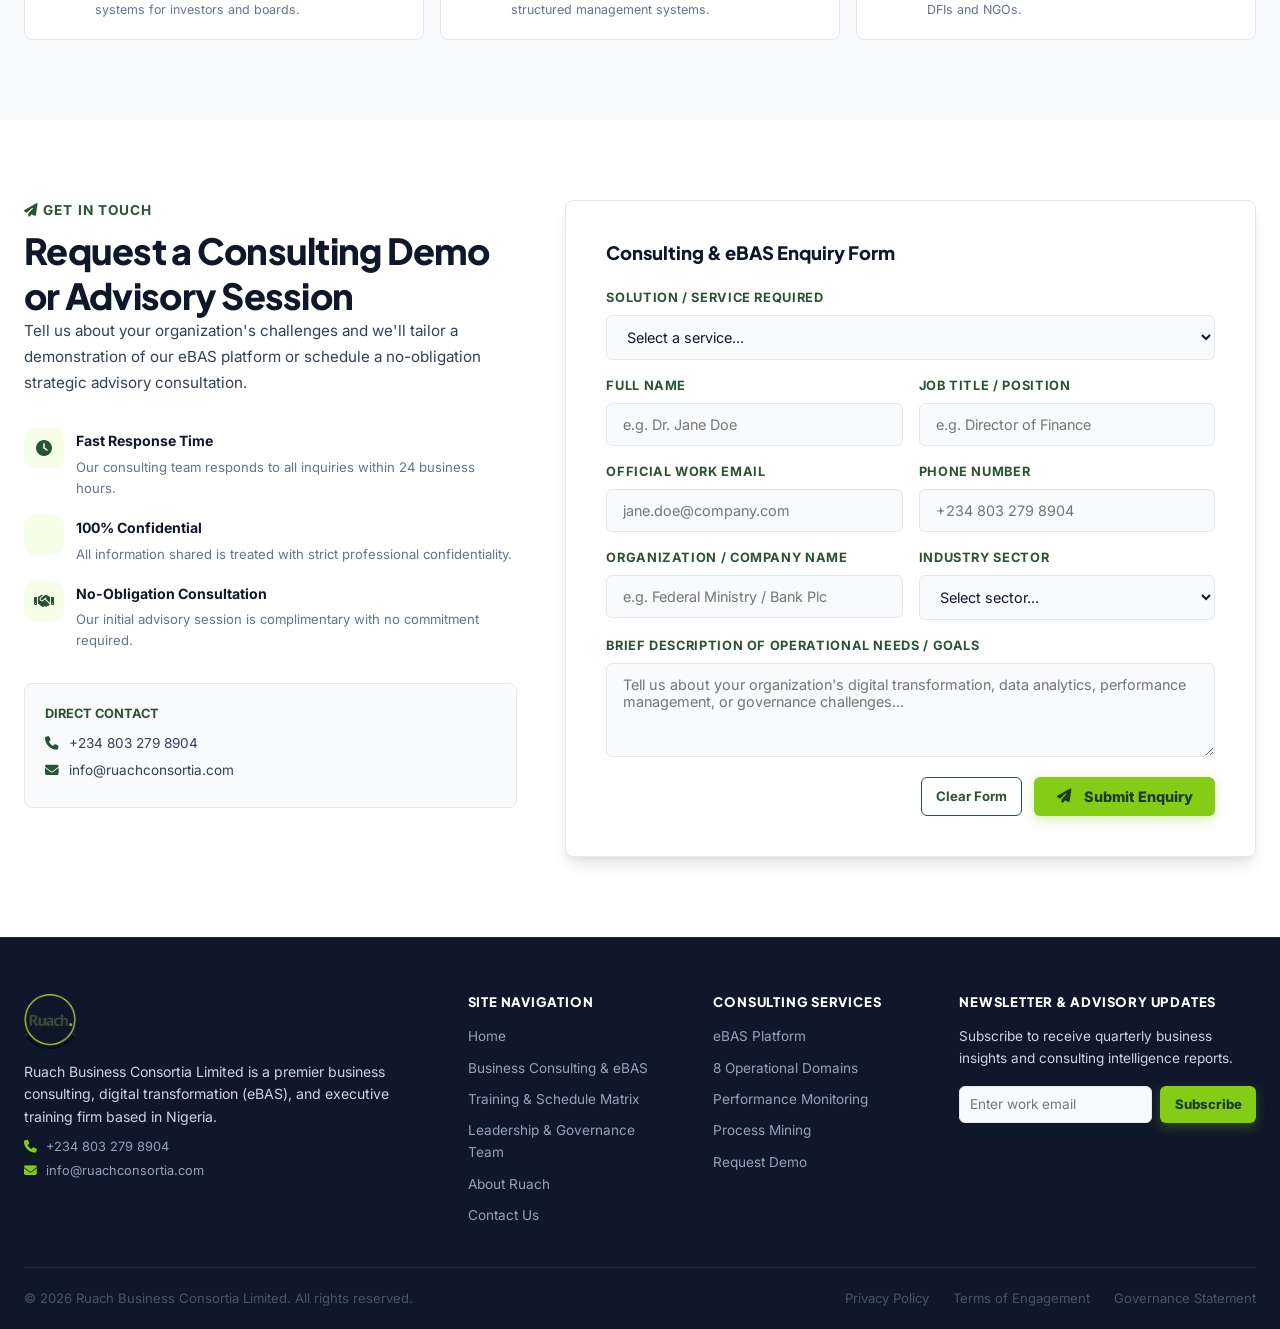
<file: consulting.html>
<!DOCTYPE html>
<html lang="en">
<head>
  <meta charset="UTF-8">
  <meta name="viewport" content="width=device-width, initial-scale=1.0">
  <title>Business Consulting &amp; eBAS Platform | Ruach Business Consortia Ltd</title>
  <meta name="description" content="Ruach Business Consortia delivers enterprise business consulting, Enterprise Business Analytics Solutions (eBAS), process mining, performance monitoring, and MEL dashboards for corporate organizations across Africa and globally.">
  <link rel="preconnect" href="https://fonts.googleapis.com">
  <link rel="preconnect" href="https://fonts.gstatic.com" crossorigin>
  <link href="https://fonts.googleapis.com/css2?family=Plus+Jakarta+Sans:ital,wght@0,300;0,400;0,500;0,600;0,700;0,800;1,400;1,600&family=Outfit:wght@400;500;600;700;800;900&display=swap" rel="stylesheet">
  <link rel="stylesheet" href="https://cdnjs.cloudflare.com/ajax/libs/font-awesome/6.4.0/css/all.min.css">
  <link rel="stylesheet" href="css/style.css">
  <style>
    .consulting-hero{background:linear-gradient(135deg,var(--primary-green-dark) 0%,var(--primary-navy) 100%);padding:5rem 0 4rem;color:#fff;position:relative;overflow:hidden;}
    .consulting-hero::before{content:'';position:absolute;inset:0;background-image:radial-gradient(circle at 80% 20%,rgba(132,204,22,.1) 0%,transparent 50%),radial-gradient(circle at 10% 80%,rgba(132,204,22,.06) 0%,transparent 40%);pointer-events:none;}
    .hero-pill2{display:inline-flex;align-items:center;gap:.5rem;background:rgba(132,204,22,.15);border:1px solid rgba(132,204,22,.35);color:#BEF264;font-size:.82rem;font-weight:700;padding:.4rem 1rem;border-radius:50px;margin-bottom:1.25rem;text-transform:uppercase;letter-spacing:.05em;}
    .consulting-hero h1{font-size:clamp(2rem,4vw,3.25rem);font-weight:800;line-height:1.12;color:#fff;margin-bottom:1.25rem;}
    .consulting-hero h1 span{color:#BEF264;}
    .consulting-hero p{font-size:1.05rem;color:#CBD5E1;line-height:1.75;max-width:780px;margin-bottom:2rem;}
    .hero-btns{display:flex;gap:1rem;flex-wrap:wrap;}

    /* eBAS flagship card */
    .ebas-flagship-card{background:linear-gradient(135deg,var(--primary-green-dark) 0%,#1E293B 100%);border-radius:16px;padding:2.5rem;color:#fff;position:relative;overflow:hidden;}
    .ebas-flagship-card::before{content:'';position:absolute;top:-40px;right:-40px;width:200px;height:200px;border-radius:50%;background:rgba(132,204,22,.08);pointer-events:none;}
    .ebas-badge{display:inline-flex;align-items:center;gap:.4rem;background:rgba(132,204,22,.2);border:1px solid rgba(132,204,22,.4);color:#BEF264;font-size:.72rem;font-weight:800;padding:.25rem .75rem;border-radius:50px;text-transform:uppercase;margin-bottom:1rem;}
    .ebas-title{font-size:1.75rem;font-weight:800;color:#fff;margin-bottom:.75rem;line-height:1.2;}
    .ebas-tagline{font-size:.95rem;color:#BEF264;font-style:italic;margin-bottom:1.25rem;font-weight:600;}
    .ebas-desc{font-size:.92rem;color:#CBD5E1;line-height:1.7;margin-bottom:1.75rem;}
    .ebas-process-flow{display:flex;align-items:center;gap:.5rem;flex-wrap:wrap;}
    .process-step{display:flex;flex-direction:column;align-items:center;background:rgba(255,255,255,.08);border:1px solid rgba(255,255,255,.15);border-radius:8px;padding:.75rem 1rem;min-width:110px;text-align:center;}
    .step-num{font-size:.72rem;font-weight:800;color:#BEF264;margin-bottom:.2rem;}
    .step-name{font-size:.88rem;font-weight:800;color:#fff;margin-bottom:.2rem;}
    .step-sub{font-size:.68rem;color:#94A3B8;}
    .process-arrow{color:#BEF264;font-size:.9rem;}

    /* Domains grid */
    .domains-grid{display:grid;grid-template-columns:repeat(4,1fr);gap:1.25rem;}
    .domain-card{background:var(--bg-white);border:1px solid var(--border-light);border-radius:var(--radius-lg);padding:1.5rem;transition:var(--transition-fast);cursor:pointer;position:relative;overflow:hidden;}
    .domain-card::before{content:'';position:absolute;top:0;left:0;width:4px;height:100%;background:var(--accent-lime);transform:scaleY(0);transform-origin:bottom;transition:transform .3s ease;}
    .domain-card:hover{transform:translateY(-3px);box-shadow:var(--shadow-lg);border-color:var(--primary-green);}
    .domain-card:hover::before{transform:scaleY(1);}
    .domain-icon{width:48px;height:48px;border-radius:12px;background:var(--accent-lime-light);color:var(--primary-green);display:flex;align-items:center;justify-content:center;font-size:1.25rem;margin-bottom:1rem;transition:var(--transition-fast);}
    .domain-card:hover .domain-icon{background:var(--primary-green);color:#fff;}
    .domain-tag{font-size:.68rem;font-weight:700;color:var(--accent-lime-hover);text-transform:uppercase;letter-spacing:.05em;margin-bottom:.4rem;}
    .domain-name{font-size:.95rem;font-weight:800;color:var(--text-dark);margin-bottom:.5rem;line-height:1.3;}
    .domain-desc{font-size:.8rem;color:var(--text-muted);line-height:1.5;margin-bottom:.75rem;}
    .domain-features{display:flex;flex-direction:column;gap:.3rem;}
    .domain-feature{display:flex;align-items:center;gap:.35rem;font-size:.76rem;color:var(--text-body);}
    .domain-feature i{color:var(--primary-green);font-size:.7rem;flex-shrink:0;}

    /* Scorecard mockup */
    .scorecard-card{background:var(--bg-slate);border:1px solid var(--border-light);border-radius:var(--radius-lg);padding:2rem;box-shadow:var(--shadow-lg);}
    .scorecard-row{background:var(--bg-white);padding:1rem;border-radius:8px;display:flex;justify-content:space-between;align-items:center;margin-bottom:.75rem;}
    .scorecard-row:last-child{margin-bottom:0;}
    .badge-success2{background:#DCFCE7;color:#166534;font-size:.68rem;font-weight:700;padding:.15rem .6rem;border-radius:50px;}
    .badge-warning2{background:#FEF3C7;color:#92400E;font-size:.68rem;font-weight:700;padding:.15rem .6rem;border-radius:50px;}
    .badge-info2{background:#DBEAFE;color:#1e40af;font-size:.68rem;font-weight:700;padding:.15rem .6rem;border-radius:50px;}

    /* Process mining section */
    .process-steps-grid{display:grid;grid-template-columns:repeat(3,1fr);gap:1.5rem;margin-top:2rem;}
    .process-box{background:var(--bg-white);border:1px solid var(--border-light);border-radius:var(--radius-lg);padding:1.5rem;}
    .process-box-num{font-size:2rem;font-weight:900;color:var(--accent-lime);line-height:1;margin-bottom:.5rem;}
    .process-box-title{font-size:.95rem;font-weight:800;color:var(--text-dark);margin-bottom:.4rem;}
    .process-box-desc{font-size:.82rem;color:var(--text-muted);line-height:1.55;}

    /* Services served */
    .services-grid{display:grid;grid-template-columns:repeat(3,1fr);gap:1rem;}
    .service-card{background:var(--bg-white);border:1px solid var(--border-light);border-radius:var(--radius-lg);padding:1.25rem;display:flex;gap:.75rem;align-items:flex-start;transition:var(--transition-fast);}
    .service-card:hover{border-color:var(--primary-green);box-shadow:var(--shadow-md);}
    .service-icon{width:38px;height:38px;border-radius:8px;background:var(--accent-lime-light);color:var(--primary-green);display:flex;align-items:center;justify-content:center;font-size:.95rem;flex-shrink:0;}
    .service-title{font-size:.85rem;font-weight:700;color:var(--text-dark);margin-bottom:.2rem;}
    .service-desc{font-size:.78rem;color:var(--text-muted);line-height:1.5;}

    /* Intake form */
    .intake-form-card{background:var(--bg-white);border:1px solid var(--border-light);border-radius:var(--radius-lg);padding:2.5rem;box-shadow:var(--shadow-lg);}
    .form-row{display:grid;grid-template-columns:1fr 1fr;gap:1rem;margin-bottom:1rem;}

    /* Footer */
    .footer{background:var(--primary-navy);color:#CBD5E1;padding:3.5rem 0 0;}
    .footer-grid{display:grid;grid-template-columns:2fr 1fr 1fr 1.5fr;gap:3rem;margin-bottom:2.5rem;}
    .footer-title{font-size:.82rem;font-weight:800;color:#fff;text-transform:uppercase;letter-spacing:.06em;margin-bottom:1rem;}
    .footer-links{display:flex;flex-direction:column;gap:.6rem;}
    .footer-links a{font-size:.85rem;color:#94A3B8;transition:var(--transition-fast);}
    .footer-links a:hover{color:var(--accent-lime);padding-left:4px;}
    .footer-bottom{border-top:1px solid rgba(255,255,255,.08);padding:1.25rem 0;display:flex;justify-content:space-between;align-items:center;font-size:.82rem;color:#475569;}

    @media(max-width:1024px){.domains-grid{grid-template-columns:repeat(2,1fr);}.process-steps-grid{grid-template-columns:repeat(2,1fr);}.services-grid{grid-template-columns:repeat(2,1fr);}.footer-grid{grid-template-columns:1fr 1fr;}}
    @media(max-width:768px){.domains-grid{grid-template-columns:1fr;}.process-steps-grid{grid-template-columns:1fr;}.services-grid{grid-template-columns:1fr;}.form-row{grid-template-columns:1fr;}.footer-grid{grid-template-columns:1fr;gap:1.5rem;}.ebas-process-flow{flex-direction:column;}.process-arrow{transform:rotate(90deg);}}
  </style>
</head>
<body>

  <!-- TOP BAR -->
  <div class="top-bar">
    <div class="container top-bar-inner">
      <div class="top-bar-left">
        <span class="top-bar-item"><i class="fa-solid fa-phone" style="color:var(--accent-lime);"></i> Tel: +234 803 279 8904</span>
        <span class="top-bar-item"><i class="fa-solid fa-envelope" style="color:var(--accent-lime);"></i> info@ruachconsortia.com</span>
      </div>
      <div class="top-bar-right">
        <span class="top-bar-item"><i class="fa-solid fa-shield-halved" style="color:var(--accent-lime);"></i> RC: 1488920</span>
        <a href="index.html#admin" class="top-bar-link"><i class="fa-solid fa-lock"></i> Staff Portal</a>
      </div>
    </div>
  </div>

  <!-- MAIN NAV -->
  <header class="header">
    <div class="container header-inner">
      <a href="index.html" class="brand-logo-wrapper">
        <img src="assets/images/ruach_logo_new.png" alt="Ruach Business Consortia Limited Logo" class="brand-logo-img">
      </a>
      <nav class="nav-menu" id="navMenu">
        <a href="index.html" class="nav-link">Home</a>
        <a href="consulting.html" class="nav-link active">Consulting</a>
        <div class="nav-item-dropdown">
          <a href="trainings.html" class="nav-link">Training <i class="fa-solid fa-chevron-down" style="font-size: 0.72rem; margin-left: 0.25rem;"></i></a>
          <div class="mega-menu">
            <div class="mega-menu-grid"></div>
          </div>
        </div>
        <a href="about.html" class="nav-link">About</a>
        <a href="index.html#contact" class="nav-link">Contact</a>
      </nav>
      <div class="nav-actions">
        <a href="#request-demo" class="btn btn-lime btn-sm">Request eBAS Demo</a>
        <a href="trainings.html" class="btn btn-primary btn-sm">Training Schedule</a>

        <!-- Currency Selector Button -->
        <div class="currency-selector" id="currencySelector">
          <button type="button" class="currency-btn" id="currencyBtn" onclick="toggleCurrencyDropdown(event)" title="Select Display Currency">
            <span id="currBtnFlag">🇳🇬</span>
            <span id="currBtnCode">NGN</span>
            <i class="fa-solid fa-chevron-down" style="font-size: 0.65rem;"></i>
          </button>
          <div class="currency-dropdown" id="currencyDropdown">
            <button type="button" class="currency-opt" id="currOpt-NGN" onclick="setActiveCurrency('NGN')">
              <span>🇳🇬</span> <strong>NGN</strong> <span class="curr-desc">(₦)</span>
            </button>
            <button type="button" class="currency-opt" id="currOpt-USD" onclick="setActiveCurrency('USD')">
              <span>🇺🇸</span> <strong>USD</strong> <span class="curr-desc">($)</span>
            </button>
            <button type="button" class="currency-opt" id="currOpt-GBP" onclick="setActiveCurrency('GBP')">
              <span>🇬🇧</span> <strong>GBP</strong> <span class="curr-desc">(£)</span>
            </button>
          </div>
        </div>

        <button class="mobile-nav-toggle" id="mobileNavToggle"><i class="fa-solid fa-bars"></i></button>
      </div>
    </div>
  </header>

  <!-- =============================================
       HERO SECTION
  ============================================== -->
  <section class="consulting-hero">
    <div class="container">
      <div style="max-width:900px;">
        <div class="hero-pill2"><i class="fa-solid fa-chart-line"></i> Enterprise Business Consulting &amp; Advisory</div>
        <h1>Business Solutions, Performance Monitoring &amp; <span>Management Intelligence</span></h1>
        <p>Ruach Business Consortia Ltd works with corporate organizations, public institutions, DFIs, and development agencies to solve complex operational challenges, implement process mining, and deploy Enterprise Business Analytics Solutions (eBAS) for complete management visibility.</p>
        <div class="hero-btns">
          <a href="#request-demo" class="btn btn-lime">
            <i class="fa-solid fa-laptop-code" style="margin-right:.4rem;"></i> Request eBAS Software Demo
          </a>
          <a href="#request-demo" class="btn btn-outline-green" style="color:#fff;border-color:rgba(255,255,255,.3);">
            <i class="fa-solid fa-handshake" style="margin-right:.4rem;"></i> Schedule Advisory Consultation
          </a>
        </div>
      </div>
    </div>
  </section>

  <!-- TRUST STATS BAR -->
  <div style="background:var(--primary-green);padding:1.25rem 0;">
    <div class="container" style="display:grid;grid-template-columns:repeat(4,1fr);gap:0;">
      <div style="display:flex;align-items:center;gap:.85rem;padding:.5rem 1.5rem;border-right:1px solid rgba(255,255,255,.15);">
        <div style="width:40px;height:40px;background:rgba(255,255,255,.15);border-radius:8px;display:flex;align-items:center;justify-content:center;color:#BEF264;font-size:1.1rem;flex-shrink:0;"><i class="fa-solid fa-building"></i></div>
        <div><div style="font-size:1.4rem;font-weight:800;color:#fff;line-height:1;">200+</div><div style="font-size:.78rem;color:#BEF264;font-weight:600;">Organisations Served</div></div>
      </div>
      <div style="display:flex;align-items:center;gap:.85rem;padding:.5rem 1.5rem;border-right:1px solid rgba(255,255,255,.15);">
        <div style="width:40px;height:40px;background:rgba(255,255,255,.15);border-radius:8px;display:flex;align-items:center;justify-content:center;color:#BEF264;font-size:1.1rem;flex-shrink:0;"><i class="fa-solid fa-layer-group"></i></div>
        <div><div style="font-size:1.4rem;font-weight:800;color:#fff;line-height:1;">8</div><div style="font-size:.78rem;color:#BEF264;font-weight:600;">Operational Domains</div></div>
      </div>
      <div style="display:flex;align-items:center;gap:.85rem;padding:.5rem 1.5rem;border-right:1px solid rgba(255,255,255,.15);">
        <div style="width:40px;height:40px;background:rgba(255,255,255,.15);border-radius:8px;display:flex;align-items:center;justify-content:center;color:#BEF264;font-size:1.1rem;flex-shrink:0;"><i class="fa-solid fa-chart-bar"></i></div>
        <div><div style="font-size:1.4rem;font-weight:800;color:#fff;line-height:1;">98%</div><div style="font-size:.78rem;color:#BEF264;font-weight:600;">Client Retention Rate</div></div>
      </div>
      <div style="display:flex;align-items:center;gap:.85rem;padding:.5rem 1.5rem;">
        <div style="width:40px;height:40px;background:rgba(255,255,255,.15);border-radius:8px;display:flex;align-items:center;justify-content:center;color:#BEF264;font-size:1.1rem;flex-shrink:0;"><i class="fa-solid fa-globe"></i></div>
        <div><div style="font-size:1.4rem;font-weight:800;color:#fff;line-height:1;">7</div><div style="font-size:.78rem;color:#BEF264;font-weight:600;">Industry Sectors Served</div></div>
      </div>
    </div>
  </div>

  <!-- =============================================
       eBAS FLAGSHIP PLATFORM SECTION
  ============================================== -->
  <section class="section" id="ebas" style="background:var(--bg-slate);border-bottom:1px solid var(--border-light);">
    <div class="container">
      <div class="ebas-flagship-card">
        <div class="ebas-badge"><i class="fa-solid fa-shield-halved" style="margin-right:.3rem;"></i> FLAGSHIP ENTERPRISE PLATFORM</div>
        <h2 class="ebas-title">Enterprise Business Analytics Solutions (eBAS / DeBAS)</h2>
        <p class="ebas-tagline">"Enterprise Intelligence. Operational Visibility. Performance That Can Be Managed."</p>
        <p class="ebas-desc">Transforming Data, Operations, and Programmes into Actionable Management Intelligence. One Platform. Complete Management Visibility. DeBAS connects fragmented spreadsheets, paper records, emails, and legacy systems into a unified digital management dashboard that empowers leadership teams with real-time insights, automated alerts, and exception-driven governance.</p>

        <div>
          <h4 style="color:#BEF264;font-size:1rem;font-weight:800;margin-bottom:1rem;text-transform:uppercase;letter-spacing:.05em;">
            Ruach 5-Step Consulting &amp; Implementation Methodology
          </h4>
          <div class="ebas-process-flow">
            <div class="process-step">
              <span class="step-num">01</span>
              <span class="step-name">Discover</span>
              <span class="step-sub">Operational audit &amp; process analysis</span>
            </div>
            <div class="process-arrow"><i class="fa-solid fa-chevron-right"></i></div>
            <div class="process-step">
              <span class="step-num">02</span>
              <span class="step-name">Design</span>
              <span class="step-sub">Architecture &amp; KPI scorecard framework</span>
            </div>
            <div class="process-arrow"><i class="fa-solid fa-chevron-right"></i></div>
            <div class="process-step">
              <span class="step-num">03</span>
              <span class="step-name">Build</span>
              <span class="step-sub">Configure analytics &amp; workflow engine</span>
            </div>
            <div class="process-arrow"><i class="fa-solid fa-chevron-right"></i></div>
            <div class="process-step">
              <span class="step-num">04</span>
              <span class="step-name">Deploy</span>
              <span class="step-sub">Data migration, rollout &amp; adoption</span>
            </div>
            <div class="process-arrow"><i class="fa-solid fa-chevron-right"></i></div>
            <div class="process-step">
              <span class="step-num">05</span>
              <span class="step-name">Optimise</span>
              <span class="step-sub">Continuous tracking &amp; refinement</span>
            </div>
          </div>
        </div>

        <div style="display:flex;gap:1rem;margin-top:2rem;flex-wrap:wrap;">
          <a href="#request-demo" class="btn btn-lime"><i class="fa-solid fa-laptop-code" style="margin-right:.4rem;"></i> Request eBAS Demo</a>
          <a href="#domains" class="btn" style="background:rgba(255,255,255,.1);color:#fff;border:1px solid rgba(255,255,255,.25);">Explore 8 Domains &darr;</a>
        </div>
      </div>
    </div>
  </section>

  <!-- =============================================
       8 OPERATIONAL DOMAINS
  ============================================== -->
  <section class="section" id="domains" style="background:var(--bg-white);">
    <div class="container">
      <div class="section-header">
        <div class="section-subtitle"><i class="fa-solid fa-layer-group" style="color:var(--primary-green);"></i> Comprehensive Operational Reach</div>
        <h2 class="section-title">8 Operational Domains Powered by eBAS Intelligence</h2>
        <p class="section-description">Select any operational domain to discover tailored consulting solutions, digital workflow automation, and specialized management scorecards designed to drive visibility and performance.</p>
      </div>
      <div class="domains-grid">
        <div class="domain-card">
          <div class="domain-icon"><i class="fa-solid fa-chart-pie"></i></div>
          <div class="domain-tag">Financial Intelligence</div>
          <div class="domain-name">Finance &amp; Financial Performance</div>
          <div class="domain-desc">Integrated budget expenditure monitoring, revenue &amp; cost dashboards, budget-versus-actual analysis, and financial KPI scorecards.</div>
          <div class="domain-features">
            <div class="domain-feature"><i class="fa-solid fa-check"></i> Budget &amp; expenditure tracking</div>
            <div class="domain-feature"><i class="fa-solid fa-check"></i> Revenue &amp; cost performance dashboards</div>
            <div class="domain-feature"><i class="fa-solid fa-check"></i> Real-time financial analytics</div>
            <div class="domain-feature"><i class="fa-solid fa-check"></i> Budget-vs-actual variance analysis</div>
          </div>
        </div>
        <div class="domain-card">
          <div class="domain-icon"><i class="fa-solid fa-gears"></i></div>
          <div class="domain-tag">Operational Intelligence</div>
          <div class="domain-name">Operations &amp; Workflow Monitoring</div>
          <div class="domain-desc">Operational KPIs, productivity tracking, service delivery performance, bottleneck detection, and automated exception escalations.</div>
          <div class="domain-features">
            <div class="domain-feature"><i class="fa-solid fa-check"></i> Operational KPI dashboards</div>
            <div class="domain-feature"><i class="fa-solid fa-check"></i> Productivity &amp; workflow tracking</div>
            <div class="domain-feature"><i class="fa-solid fa-check"></i> Service delivery monitoring</div>
            <div class="domain-feature"><i class="fa-solid fa-check"></i> Exception &amp; escalation alerts</div>
          </div>
        </div>
        <div class="domain-card">
          <div class="domain-icon"><i class="fa-solid fa-users-gear"></i></div>
          <div class="domain-tag">Workforce Intelligence</div>
          <div class="domain-name">Human Resources &amp; People Management</div>
          <div class="domain-desc">Workforce analytics, employee performance indicators, attendance tracking, and capacity building records management.</div>
          <div class="domain-features">
            <div class="domain-feature"><i class="fa-solid fa-check"></i> Workforce &amp; staffing analytics</div>
            <div class="domain-feature"><i class="fa-solid fa-check"></i> Employee KPI scorecards</div>
            <div class="domain-feature"><i class="fa-solid fa-check"></i> Attendance &amp; activity tracking</div>
            <div class="domain-feature"><i class="fa-solid fa-check"></i> Training &amp; competency records</div>
          </div>
        </div>
        <div class="domain-card">
          <div class="domain-icon"><i class="fa-solid fa-boxes-stacked"></i></div>
          <div class="domain-tag">Asset Intelligence</div>
          <div class="domain-name">Asset Management &amp; Lifecycle Tracking</div>
          <div class="domain-desc">Fixed asset registers, asset utilization metrics, maintenance schedules, lifecycle monitoring, and real-time status tracking.</div>
          <div class="domain-features">
            <div class="domain-feature"><i class="fa-solid fa-check"></i> Real-time asset registers</div>
            <div class="domain-feature"><i class="fa-solid fa-check"></i> Asset utilization &amp; uptime metrics</div>
            <div class="domain-feature"><i class="fa-solid fa-check"></i> Preventive maintenance schedules</div>
            <div class="domain-feature"><i class="fa-solid fa-check"></i> Location &amp; status tracking</div>
          </div>
        </div>
        <div class="domain-card">
          <div class="domain-icon"><i class="fa-solid fa-briefcase"></i></div>
          <div class="domain-tag">Commercial Intelligence</div>
          <div class="domain-name">Sales, Customers &amp; Business Development</div>
          <div class="domain-desc">Customer account intelligence, sales pipeline monitoring, onboarding workflows, and revenue opportunity tracking across your commercial portfolio.</div>
          <div class="domain-features">
            <div class="domain-feature"><i class="fa-solid fa-check"></i> Customer &amp; account intelligence</div>
            <div class="domain-feature"><i class="fa-solid fa-check"></i> Sales pipeline monitoring</div>
            <div class="domain-feature"><i class="fa-solid fa-check"></i> Client onboarding workflows</div>
            <div class="domain-feature"><i class="fa-solid fa-check"></i> Opportunity &amp; revenue tracking</div>
          </div>
        </div>
        <div class="domain-card">
          <div class="domain-icon"><i class="fa-solid fa-diagram-project"></i></div>
          <div class="domain-tag">Programme &amp; MEL Intelligence</div>
          <div class="domain-name">Projects &amp; Programme MEL Management</div>
          <div class="domain-desc">Milestone deliverables, budget utilization, Monitoring, Evaluation &amp; Learning (MEL) dashboards, and beneficiary tracking for development programmes.</div>
          <div class="domain-features">
            <div class="domain-feature"><i class="fa-solid fa-check"></i> Project milestone tracking</div>
            <div class="domain-feature"><i class="fa-solid fa-check"></i> MEL &amp; impact dashboards</div>
            <div class="domain-feature"><i class="fa-solid fa-check"></i> Beneficiary &amp; stakeholder databases</div>
            <div class="domain-feature"><i class="fa-solid fa-check"></i> Risk &amp; issue monitoring</div>
          </div>
        </div>
        <div class="domain-card">
          <div class="domain-icon"><i class="fa-solid fa-truck-ramp-box"></i></div>
          <div class="domain-tag">Supply Chain Intelligence</div>
          <div class="domain-name">Procurement &amp; Supply Chain</div>
          <div class="domain-desc">Procurement pipeline monitoring, supplier scorecards, PO status tracking, inventory visibility, and delivery performance management.</div>
          <div class="domain-features">
            <div class="domain-feature"><i class="fa-solid fa-check"></i> Procurement pipeline tracking</div>
            <div class="domain-feature"><i class="fa-solid fa-check"></i> Supplier performance scorecards</div>
            <div class="domain-feature"><i class="fa-solid fa-check"></i> Inventory &amp; stock visibility</div>
            <div class="domain-feature"><i class="fa-solid fa-check"></i> Delivery &amp; fulfillment tracking</div>
          </div>
        </div>
        <div class="domain-card">
          <div class="domain-icon"><i class="fa-solid fa-network-wired"></i></div>
          <div class="domain-tag">Workflow Automation</div>
          <div class="domain-name">Intelligent Digital Workflows</div>
          <div class="domain-desc">Digital approvals, task escalations, document workflows, electronic agreements, and automated management reporting across all departments.</div>
          <div class="domain-features">
            <div class="domain-feature"><i class="fa-solid fa-check"></i> Paperless digital approvals</div>
            <div class="domain-feature"><i class="fa-solid fa-check"></i> Task assignment &amp; escalation</div>
            <div class="domain-feature"><i class="fa-solid fa-check"></i> Document &amp; contract workflows</div>
            <div class="domain-feature"><i class="fa-solid fa-check"></i> Automated management reporting</div>
          </div>
        </div>
      </div>
    </div>
  </section>

  <!-- =============================================
       PERFORMANCE MONITORING SHOWCASE
  ============================================== -->
  <section class="section" id="performance" style="background:var(--bg-slate);border-top:1px solid var(--border-light);">
    <div class="container">
      <div style="display:grid;grid-template-columns:1fr 1fr;gap:3rem;align-items:center;">
        <div>
          <div class="section-subtitle"><i class="fa-solid fa-sliders" style="color:var(--primary-green);"></i> Real-Time Visibility</div>
          <h2 class="section-title">Performance Monitoring &amp; Management Intelligence</h2>
          <p style="font-size:.95rem;color:var(--text-body);line-height:1.7;margin-bottom:1.25rem;">
            Modern organizations cannot manage what they cannot measure. Ruach equips leadership teams with real-time performance indicators, automated exception management, and executive intelligence portals that surface the metrics that matter most.
          </p>
          <ul style="display:flex;flex-direction:column;gap:.75rem;font-size:.9rem;color:var(--primary-navy);font-weight:700;margin-bottom:2rem;">
            <li><i class="fa-solid fa-circle-check" style="color:var(--primary-green);margin-right:.5rem;"></i> Executive Boardroom Scorecards &amp; Variance Analytics</li>
            <li><i class="fa-solid fa-circle-check" style="color:var(--primary-green);margin-right:.5rem;"></i> Automated Bottleneck &amp; Escalation Triggers</li>
            <li><i class="fa-solid fa-circle-check" style="color:var(--primary-green);margin-right:.5rem;"></i> Project Monitoring, Evaluation &amp; Learning (MEL) Dashboards</li>
            <li><i class="fa-solid fa-circle-check" style="color:var(--primary-green);margin-right:.5rem;"></i> Paperless Digital Approvals &amp; Audit Trail History</li>
            <li><i class="fa-solid fa-circle-check" style="color:var(--primary-green);margin-right:.5rem;"></i> Supplier &amp; Vendor Performance Scorecards</li>
          </ul>
          <a href="#request-demo" class="btn btn-primary">Request Performance Monitoring Demo &rarr;</a>
        </div>
        <div class="scorecard-card">
          <div style="font-size:.8rem;font-weight:800;color:var(--primary-green);text-transform:uppercase;margin-bottom:1rem;">Sample eBAS Management Scorecard</div>
          <div class="scorecard-row" style="border-left:4px solid #16A34A;">
            <div>
              <div style="font-size:.8rem;color:var(--text-muted);">Budget Expenditure Index</div>
              <strong style="font-size:1.1rem;color:var(--primary-navy);">&#8358;1.42B / &#8358;1.50B (94.6%)</strong>
            </div>
            <span class="badge-success2">ON TARGET</span>
          </div>
          <div class="scorecard-row" style="border-left:4px solid #D97706;">
            <div>
              <div style="font-size:.8rem;color:var(--text-muted);">Project Deliverables Completed</div>
              <strong style="font-size:1.1rem;color:var(--primary-navy);">18 of 22 Milestones (81.8%)</strong>
            </div>
            <span class="badge-warning2">ATTENTION</span>
          </div>
          <div class="scorecard-row" style="border-left:4px solid #2563EB;">
            <div>
              <div style="font-size:.8rem;color:var(--text-muted);">Digital Workflow Approvals</div>
              <strong style="font-size:1.1rem;color:var(--primary-navy);">142 Requests Cleared Today</strong>
            </div>
            <span class="badge-info2">OPTIMAL</span>
          </div>
          <div class="scorecard-row" style="border-left:4px solid #16A34A;">
            <div>
              <div style="font-size:.8rem;color:var(--text-muted);">Staff Attendance Compliance</div>
              <strong style="font-size:1.1rem;color:var(--primary-navy);">96.3% (217 of 225 Staff)</strong>
            </div>
            <span class="badge-success2">EXCELLENT</span>
          </div>
          <div class="scorecard-row" style="border-left:4px solid #D97706;">
            <div>
              <div style="font-size:.8rem;color:var(--text-muted);">Procurement Cycle Time</div>
              <strong style="font-size:1.1rem;color:var(--primary-navy);">Avg. 14 Days (Target: 10 Days)</strong>
            </div>
            <span class="badge-warning2">IMPROVE</span>
          </div>
        </div>
      </div>
    </div>
  </section>

  <!-- =============================================
       PROCESS MINING & WORKFLOW SECTION
  ============================================== -->
  <section class="section" id="process-mining" style="background:var(--bg-white);">
    <div class="container">
      <div class="section-header">
        <div class="section-subtitle"><i class="fa-solid fa-sitemap" style="color:var(--primary-green);"></i> Process Intelligence</div>
        <h2 class="section-title">Process Mining &amp; Digital Workflow Automation</h2>
        <p class="section-description">Ruach maps, analyzes, and optimizes every business process â€” eliminating bottlenecks, automating repetitive tasks, and digitizing paper-based approvals into seamless digital workflows.</p>
      </div>
      <div class="process-steps-grid">
        <div class="process-box">
          <div class="process-box-num">01</div>
          <div class="process-box-title">Process Discovery &amp; Mapping</div>
          <div class="process-box-desc">We shadow your workflows end-to-end, document every touchpoint, and identify high-impact automation and efficiency opportunities across departments.</div>
        </div>
        <div class="process-box">
          <div class="process-box-num">02</div>
          <div class="process-box-title">Bottleneck Analysis &amp; Redesign</div>
          <div class="process-box-desc">Using data-driven process mining, we identify bottlenecks, redundant steps, and approval delays â€” then design leaner, faster workflow architectures.</div>
        </div>
        <div class="process-box">
          <div class="process-box-num">03</div>
          <div class="process-box-title">Digital Workflow Implementation</div>
          <div class="process-box-desc">We deploy paperless digital approval chains, automated escalation protocols, exception routing systems, and electronic document management.</div>
        </div>
        <div class="process-box">
          <div class="process-box-num">04</div>
          <div class="process-box-title">Automation &amp; RPA Integration</div>
          <div class="process-box-desc">We integrate Robotic Process Automation (RPA) into repetitive data entry, reconciliation, and reporting tasks â€” freeing your team for high-value work.</div>
        </div>
        <div class="process-box">
          <div class="process-box-num">05</div>
          <div class="process-box-title">Change Management &amp; Adoption</div>
          <div class="process-box-desc">We embed change management into every rollout â€” training teams, managing resistance, and ensuring sustainable adoption of new digital workflows.</div>
        </div>
        <div class="process-box">
          <div class="process-box-num">06</div>
          <div class="process-box-title">Continuous Process Monitoring</div>
          <div class="process-box-desc">Post-deployment, we establish ongoing KPI monitoring to track workflow performance, detect new bottlenecks, and refine processes for continuous improvement.</div>
        </div>
      </div>
    </div>
  </section>

  <!-- =============================================
       CONSULTING SERVICES OVERVIEW
  ============================================== -->
  <section class="section" style="background:var(--bg-slate);border-top:1px solid var(--border-light);">
    <div class="container">
      <div class="section-header">
        <div class="section-subtitle"><i class="fa-solid fa-briefcase" style="color:var(--primary-green);"></i> Advisory Services Portfolio</div>
        <h2 class="section-title">Strategic Advisory &amp; Consulting Services</h2>
        <p class="section-description">Beyond eBAS, Ruach delivers a comprehensive portfolio of strategic advisory services to drive organizational transformation, governance, and sustainable growth.</p>
      </div>
      <div class="services-grid">
        <div class="service-card">
          <div class="service-icon"><i class="fa-solid fa-lightbulb"></i></div>
          <div><div class="service-title">Strategic Business Advisory &amp; Planning</div><div class="service-desc">Corporate strategy development, business plan reviews, market entry strategies, and growth roadmaps for enterprises and institutions.</div></div>
        </div>
        <div class="service-card">
          <div class="service-icon"><i class="fa-solid fa-scale-balanced"></i></div>
          <div><div class="service-title">Corporate Governance &amp; Compliance Frameworks</div><div class="service-desc">Board governance advisory, regulatory compliance frameworks, policy development, and institutional governance audits.</div></div>
        </div>
        <div class="service-card">
          <div class="service-icon"><i class="fa-solid fa-people-arrows"></i></div>
          <div><div class="service-title">Organizational Change Management</div><div class="service-desc">End-to-end change management for mergers, restructuring, digital transformation, and large-scale operational reforms.</div></div>
        </div>
        <div class="service-card">
          <div class="service-icon"><i class="fa-solid fa-magnifying-glass-chart"></i></div>
          <div><div class="service-title">Operational &amp; Financial Due Diligence</div><div class="service-desc">Comprehensive diagnostic assessments of financial health, operational efficiency, and management systems for investors and boards.</div></div>
        </div>
        <div class="service-card">
          <div class="service-icon"><i class="fa-solid fa-seedling"></i></div>
          <div><div class="service-title">SME &amp; Enterprise Development Programs</div><div class="service-desc">Capacity building, business development support, and structured advisory for growing SMEs seeking structured management systems.</div></div>
        </div>
        <div class="service-card">
          <div class="service-icon"><i class="fa-solid fa-hand-holding-dollar"></i></div>
          <div><div class="service-title">Development Program Design &amp; MEL</div><div class="service-desc">Programme design, theory of change development, logical framework alignment, and M&amp;E systems for DFIs and NGOs.</div></div>
        </div>
      </div>
    </div>
  </section>

  <!-- =============================================
       REQUEST DEMO / INTAKE FORM
  ============================================== -->
  <section class="section" id="request-demo" style="background:var(--bg-white);">
    <div class="container">
      <div style="display:grid;grid-template-columns:1fr 1.4fr;gap:3rem;align-items:start;">
        <!-- Left info panel -->
        <div>
          <div class="section-subtitle"><i class="fa-solid fa-paper-plane" style="color:var(--primary-green);"></i> Get In Touch</div>
          <h2 class="section-title">Request a Consulting Demo or Advisory Session</h2>
          <p style="font-size:.95rem;color:var(--text-body);line-height:1.7;margin-bottom:2rem;">Tell us about your organization's challenges and we'll tailor a demonstration of our eBAS platform or schedule a no-obligation strategic advisory consultation.</p>

          <div style="display:flex;flex-direction:column;gap:1rem;">
            <div style="display:flex;align-items:flex-start;gap:.75rem;">
              <div style="width:40px;height:40px;border-radius:10px;background:var(--accent-lime-light);color:var(--primary-green);display:flex;align-items:center;justify-content:center;font-size:1rem;flex-shrink:0;"><i class="fa-solid fa-clock"></i></div>
              <div><strong style="font-size:.88rem;color:var(--text-dark);">Fast Response Time</strong><p style="font-size:.82rem;color:var(--text-muted);margin-top:.2rem;">Our consulting team responds to all inquiries within 24 business hours.</p></div>
            </div>
            <div style="display:flex;align-items:flex-start;gap:.75rem;">
              <div style="width:40px;height:40px;border-radius:10px;background:var(--accent-lime-light);color:var(--primary-green);display:flex;align-items:center;justify-content:center;font-size:1rem;flex-shrink:0;"><i class="fa-solid fa-shield-check"></i></div>
              <div><strong style="font-size:.88rem;color:var(--text-dark);">100% Confidential</strong><p style="font-size:.82rem;color:var(--text-muted);margin-top:.2rem;">All information shared is treated with strict professional confidentiality.</p></div>
            </div>
            <div style="display:flex;align-items:flex-start;gap:.75rem;">
              <div style="width:40px;height:40px;border-radius:10px;background:var(--accent-lime-light);color:var(--primary-green);display:flex;align-items:center;justify-content:center;font-size:1rem;flex-shrink:0;"><i class="fa-solid fa-handshake"></i></div>
              <div><strong style="font-size:.88rem;color:var(--text-dark);">No-Obligation Consultation</strong><p style="font-size:.82rem;color:var(--text-muted);margin-top:.2rem;">Our initial advisory session is complimentary with no commitment required.</p></div>
            </div>
          </div>

          <div style="margin-top:2rem;padding:1.25rem;background:var(--bg-slate);border-radius:var(--radius-lg);border:1px solid var(--border-light);">
            <div style="font-size:.8rem;font-weight:700;color:var(--primary-green);margin-bottom:.5rem;text-transform:uppercase;">Direct Contact</div>
            <p style="font-size:.85rem;color:var(--text-body);margin-bottom:.35rem;"><i class="fa-solid fa-phone" style="color:var(--primary-green);margin-right:.4rem;"></i> +234 803 279 8904</p>
            <p style="font-size:.85rem;color:var(--text-body);margin-bottom:.35rem;"><i class="fa-solid fa-envelope" style="color:var(--primary-green);margin-right:.4rem;"></i> info@ruachconsortia.com</p>
          </div>
        </div>

        <!-- Right form -->
        <div class="intake-form-card">
          <h3 style="font-size:1.15rem;font-weight:800;color:var(--text-dark);margin-bottom:1.5rem;">Consulting &amp; eBAS Enquiry Form</h3>
          <form id="consultingIntakeForm" onsubmit="handleConsultingPageSubmit(event)">
            <div class="form-group" style="margin-bottom:1rem;">
              <label class="form-label">Solution / Service Required</label>
              <select class="form-control" id="pageConsultingService" required>
                <option value="">Select a service...</option>
                <option value="eBAS Platform Demo">Enterprise Business Analytics Solutions (eBAS Demo)</option>
                <option value="Strategic Business Advisory">Strategic Business Advisory &amp; Planning</option>
                <option value="Process Mining">Process Mining &amp; Digital Workflow Automation</option>
                <option value="Performance MEL Systems">Monitoring, Evaluation &amp; Learning (MEL) Dashboards</option>
                <option value="Governance Compliance">Corporate Governance &amp; Compliance Frameworks</option>
                <option value="Custom Corporate Consulting">Custom Corporate Capacity Building &amp; Advisory</option>
              </select>
            </div>
            <div class="form-row">
              <div class="form-group">
                <label class="form-label">Full Name</label>
                <input type="text" class="form-control" id="pageConsultingName" placeholder="e.g. Dr. Jane Doe" required>
              </div>
              <div class="form-group">
                <label class="form-label">Job Title / Position</label>
                <input type="text" class="form-control" id="pageConsultingTitle" placeholder="e.g. Director of Finance" required>
              </div>
            </div>
            <div class="form-row">
              <div class="form-group">
                <label class="form-label">Official Work Email</label>
                <input type="email" class="form-control" id="pageConsultingEmail" placeholder="jane.doe@company.com" required>
              </div>
              <div class="form-group">
                <label class="form-label">Phone Number</label>
                <input type="tel" class="form-control" id="pageConsultingPhone" placeholder="+234 803 279 8904" required>
              </div>
            </div>
            <div class="form-row">
              <div class="form-group">
                <label class="form-label">Organization / Company Name</label>
                <input type="text" class="form-control" id="pageConsultingOrg" placeholder="e.g. Federal Ministry / Bank Plc" required>
              </div>
              <div class="form-group">
                <label class="form-label">Industry Sector</label>
                <select class="form-control" id="pageConsultingSector">
                  <option value="">Select sector...</option>
                  <option>Finance &amp; Banking</option>
                  <option>Oil &amp; Gas / Energy</option>
                  <option>Government / Public Sector</option>
                  <option>Healthcare</option>
                  <option>Education</option>
                  <option>Development / NGO</option>
                  <option>Commercial / Corporate</option>
                  <option>Other</option>
                </select>
              </div>
            </div>
            <div class="form-group" style="margin-bottom:1.25rem;">
              <label class="form-label">Brief Description of Operational Needs / Goals</label>
              <textarea class="form-control" id="pageConsultingNotes" rows="4" placeholder="Tell us about your organization's digital transformation, data analytics, performance management, or governance challenges..."></textarea>
            </div>
            <div id="consultingFormFeedback" style="display:none;background:var(--success-green-light);color:#166534;padding:1rem;border-radius:8px;margin-bottom:1rem;font-size:.88rem;font-weight:600;border:1px solid #16A34A;"></div>
            <div style="display:flex;justify-content:flex-end;gap:.75rem;">
              <button type="reset" class="btn btn-outline-green btn-sm">Clear Form</button>
              <button type="submit" class="btn btn-lime">
                <i class="fa-solid fa-paper-plane" style="margin-right:.3rem;"></i> Submit Enquiry
              </button>
            </div>
          </form>
        </div>
      </div>
    </div>
  </section>

  <!-- FOOTER -->
  <footer class="footer">
    <div class="container">
      <div class="footer-grid">
        <div>
          <a href="index.html" class="brand-logo-wrapper" style="margin-bottom:.5rem;">
            <img src="assets/images/ruach_logo_new.png" alt="Ruach Logo" style="height:55px;width:auto;object-fit:contain;">
          </a>
          <p style="font-size:.88rem;line-height:1.6;color:#CBD5E1;margin-top:.75rem;">Ruach Business Consortia Limited is a premier business consulting, digital transformation (eBAS), and executive training firm based in Nigeria.</p>
          <p style="font-size:.8rem;color:#94A3B8;margin-top:.5rem;"><i class="fa-solid fa-phone" style="color:var(--accent-lime);margin-right:.3rem;"></i> +234 803 279 8904</p>
          <p style="font-size:.8rem;color:#94A3B8;margin-top:.25rem;"><i class="fa-solid fa-envelope" style="color:var(--accent-lime);margin-right:.3rem;"></i> info@ruachconsortia.com</p>
        </div>
        <div>
          <h4 class="footer-title">Site Navigation</h4>
          <div class="footer-links">
            <a href="index.html">Home</a>
            <a href="consulting.html">Business Consulting &amp; eBAS</a>
            <a href="trainings.html">Training &amp; Schedule Matrix</a>
            <a href="index.html#leadership">Leadership &amp; Governance Team</a>
            <a href="about.html">About Ruach</a>
            <a href="index.html#contact">Contact Us</a>
          </div>
        </div>
        <div>
          <h4 class="footer-title">Consulting Services</h4>
          <div class="footer-links">
            <a href="#ebas">eBAS Platform</a>
            <a href="#domains">8 Operational Domains</a>
            <a href="#performance">Performance Monitoring</a>
            <a href="#process-mining">Process Mining</a>
            <a href="#request-demo">Request Demo</a>
          </div>
        </div>
        <div>
          <h4 class="footer-title">Newsletter &amp; Advisory Updates</h4>
          <p style="font-size:.85rem;color:#CBD5E1;margin-bottom:1rem;">Subscribe to receive quarterly business insights and consulting intelligence reports.</p>
          <form onsubmit="event.preventDefault();document.getElementById('consultingToast').textContent='Subscribed to Ruach consulting updates!';document.getElementById('consultingToast').style.transform='translateY(0)';document.getElementById('consultingToast').style.opacity='1';setTimeout(()=>{document.getElementById('consultingToast').style.transform='translateY(100px)';document.getElementById('consultingToast').style.opacity='0';},3000);">
            <div style="display:flex;gap:.5rem;">
              <input type="email" class="form-control" placeholder="Enter work email" required style="font-size:.85rem;padding:.6rem;">
              <button type="submit" class="btn btn-lime btn-sm">Subscribe</button>
            </div>
          </form>
        </div>
      </div>
      <div class="footer-bottom">
        <div>&copy; 2026 Ruach Business Consortia Limited. All rights reserved.</div>
        <div style="display:flex;gap:1.5rem;">
          <a href="index.html#about">Privacy Policy</a>
          <a href="index.html#about">Terms of Engagement</a>
          <a href="index.html#about">Governance Statement</a>
        </div>
      </div>
    </div>
  </footer>

  <div id="consultingToast" style="position:fixed;bottom:2rem;right:2rem;background:var(--primary-green);color:#fff;padding:1rem 1.5rem;border-radius:8px;box-shadow:var(--shadow-xl);font-weight:600;font-size:.9rem;transform:translateY(100px);opacity:0;transition:all .35s ease;z-index:9999;max-width:320px;"></div>

  <script src="js/app.js"></script>
  <script>
    document.getElementById('mobileNavToggle').addEventListener('click',()=>{
      document.getElementById('navMenu').classList.toggle('active');
    });

    function handleConsultingPageSubmit(e) {
      e.preventDefault();
      const name    = document.getElementById('pageConsultingName').value;
      const service = document.getElementById('pageConsultingService').value;
      const feedback = document.getElementById('consultingFormFeedback');
      feedback.textContent = `Thank you, ${name}! Your enquiry for "${service}" has been received. Our consulting team will contact you within 24 business hours.`;
      feedback.style.display = 'block';
      document.getElementById('consultingIntakeForm').reset();
      feedback.scrollIntoView({behavior:'smooth',block:'nearest'});
      setTimeout(()=>{feedback.style.display='none';},8000);
    }

    // Smooth scroll for anchor links
    document.querySelectorAll('a[href^="#"]').forEach(a=>{
      a.addEventListener('click',e=>{
        const target = document.querySelector(a.getAttribute('href'));
        if(target){ e.preventDefault(); target.scrollIntoView({behavior:'smooth'}); }
      });
    });
  </script>
</body>
</html>
</file>
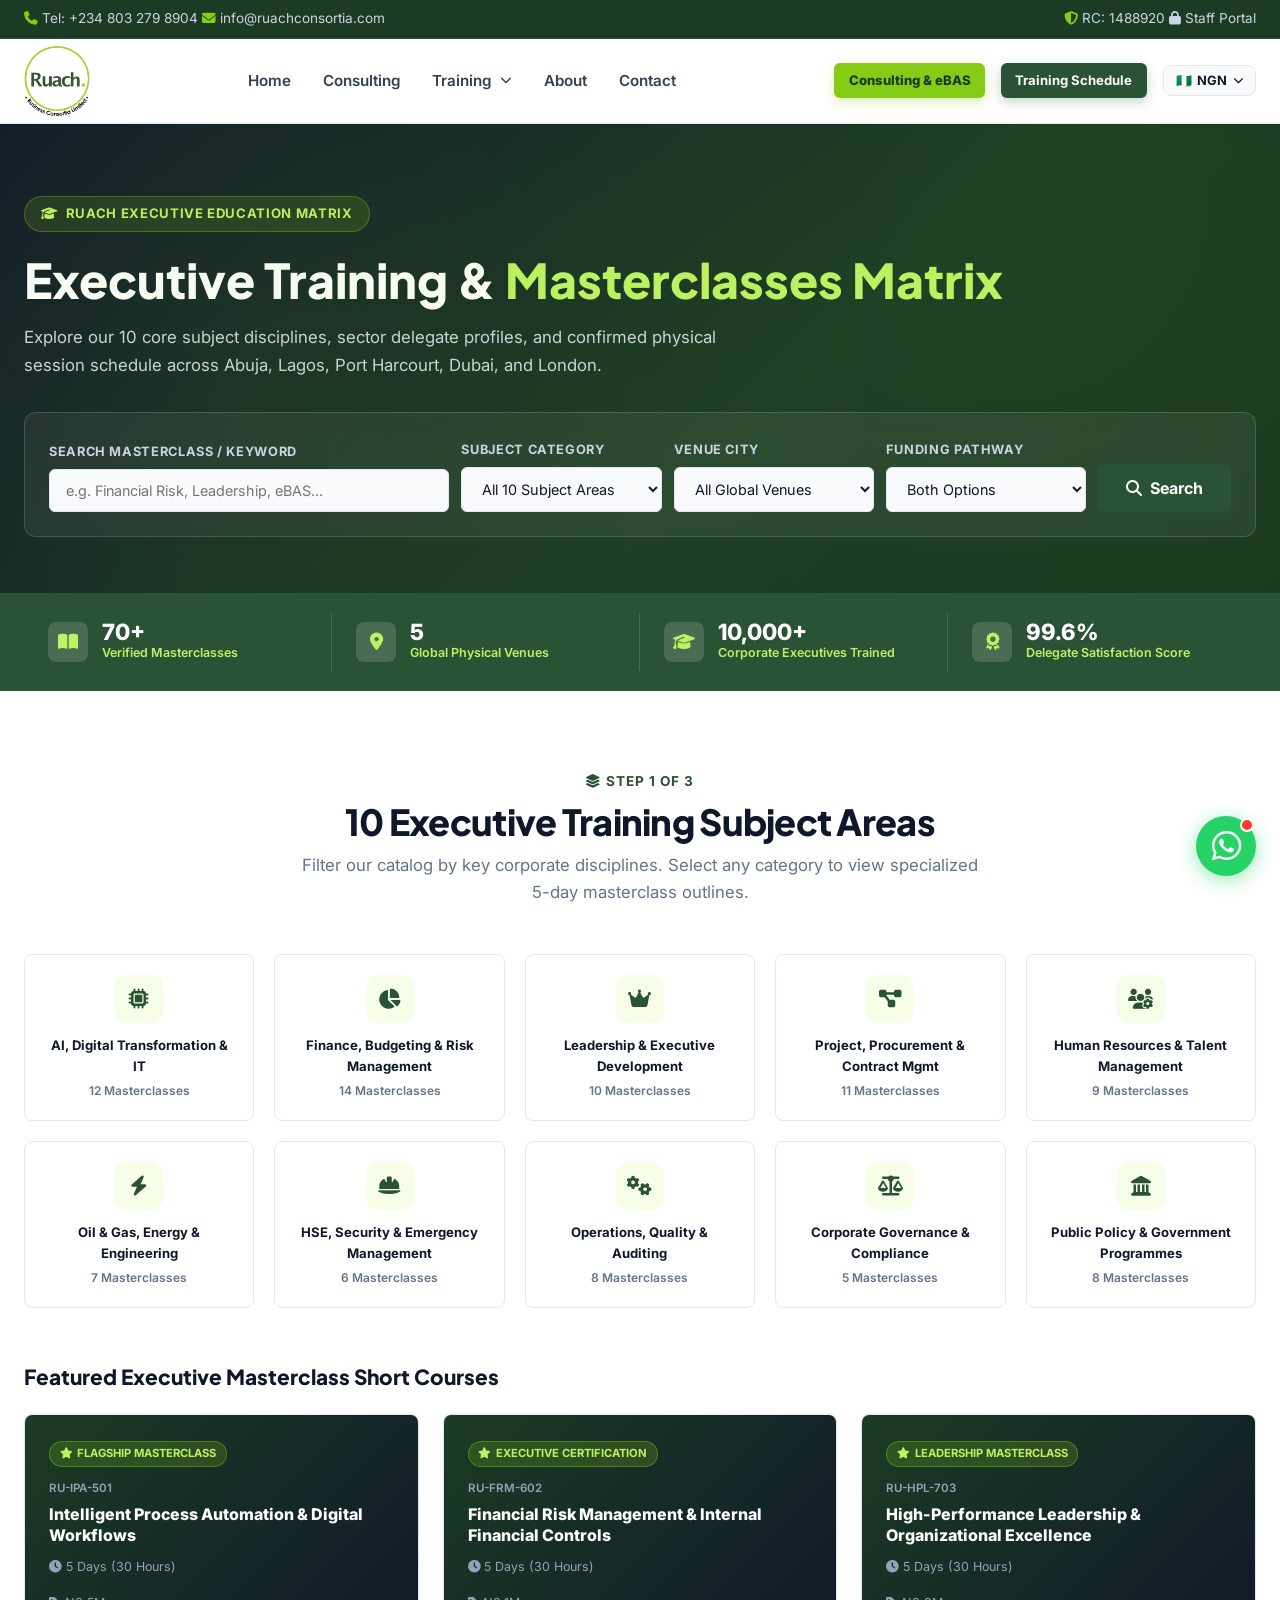
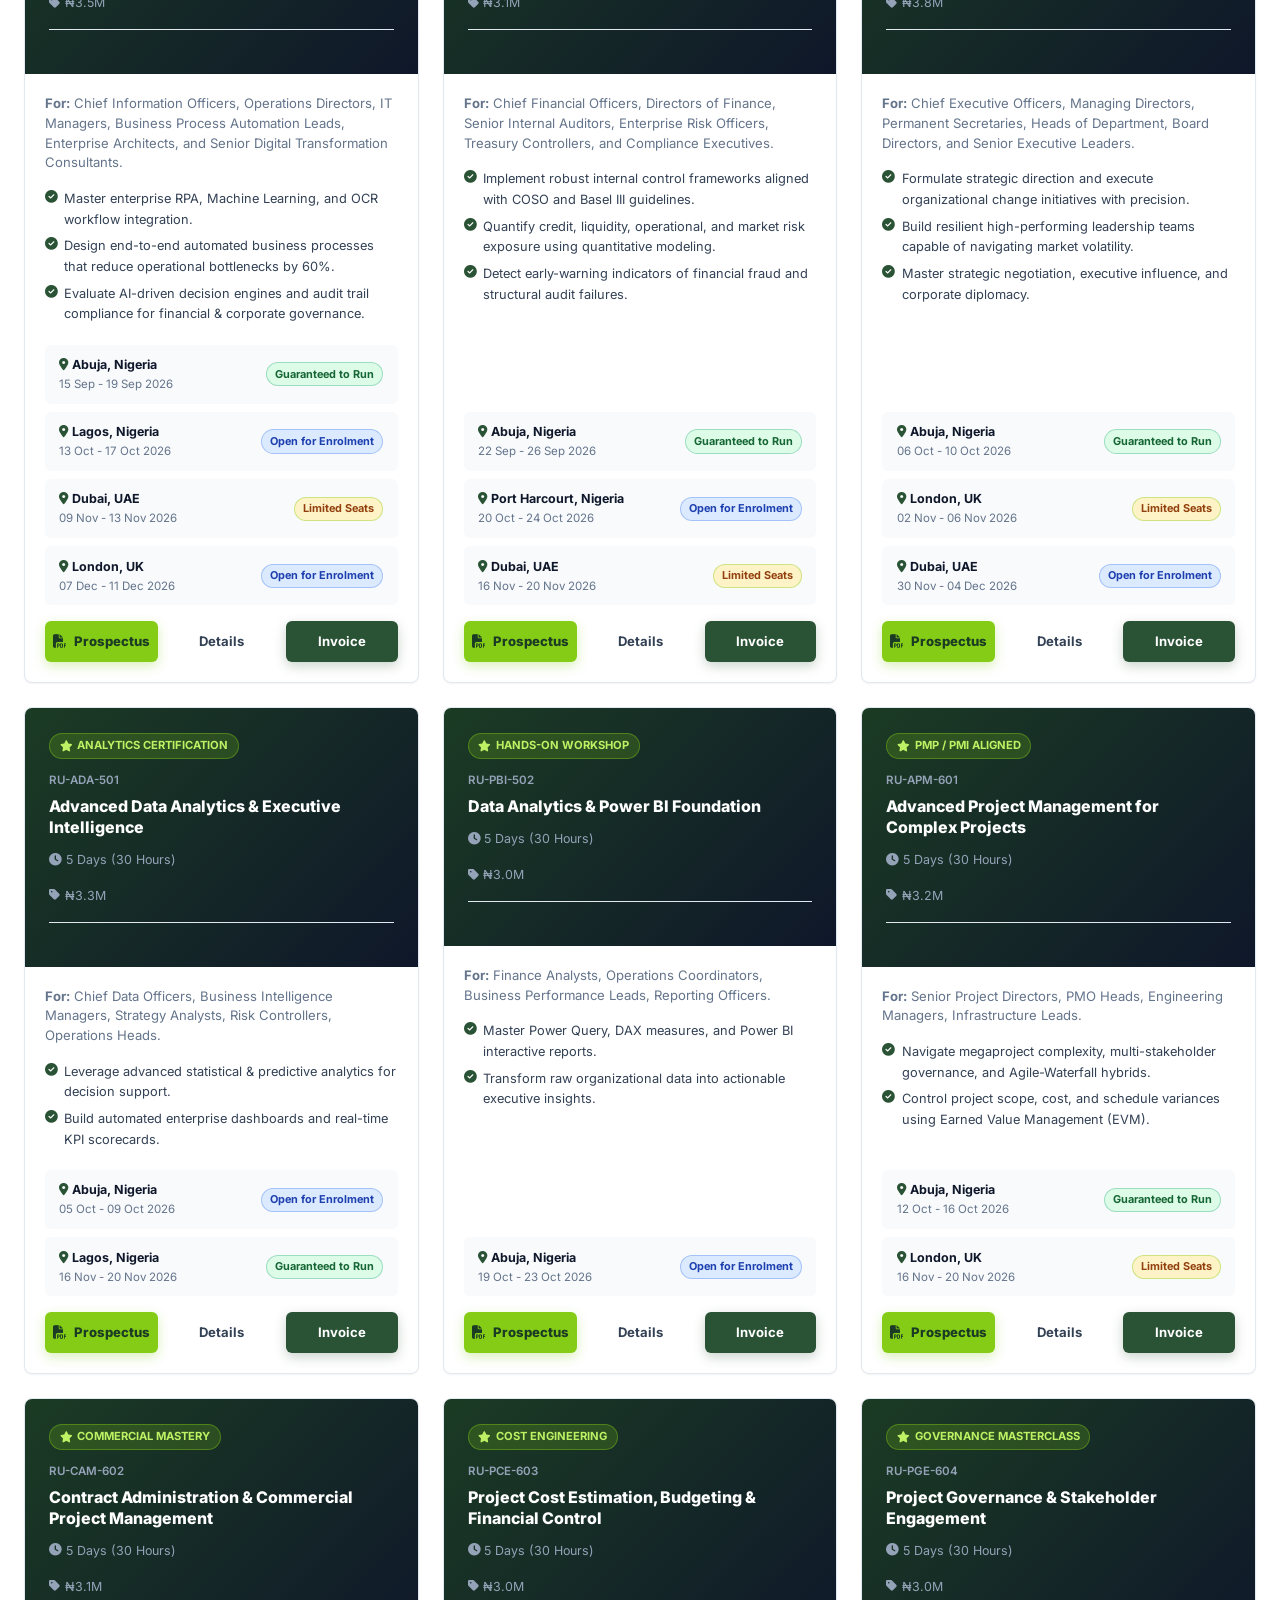
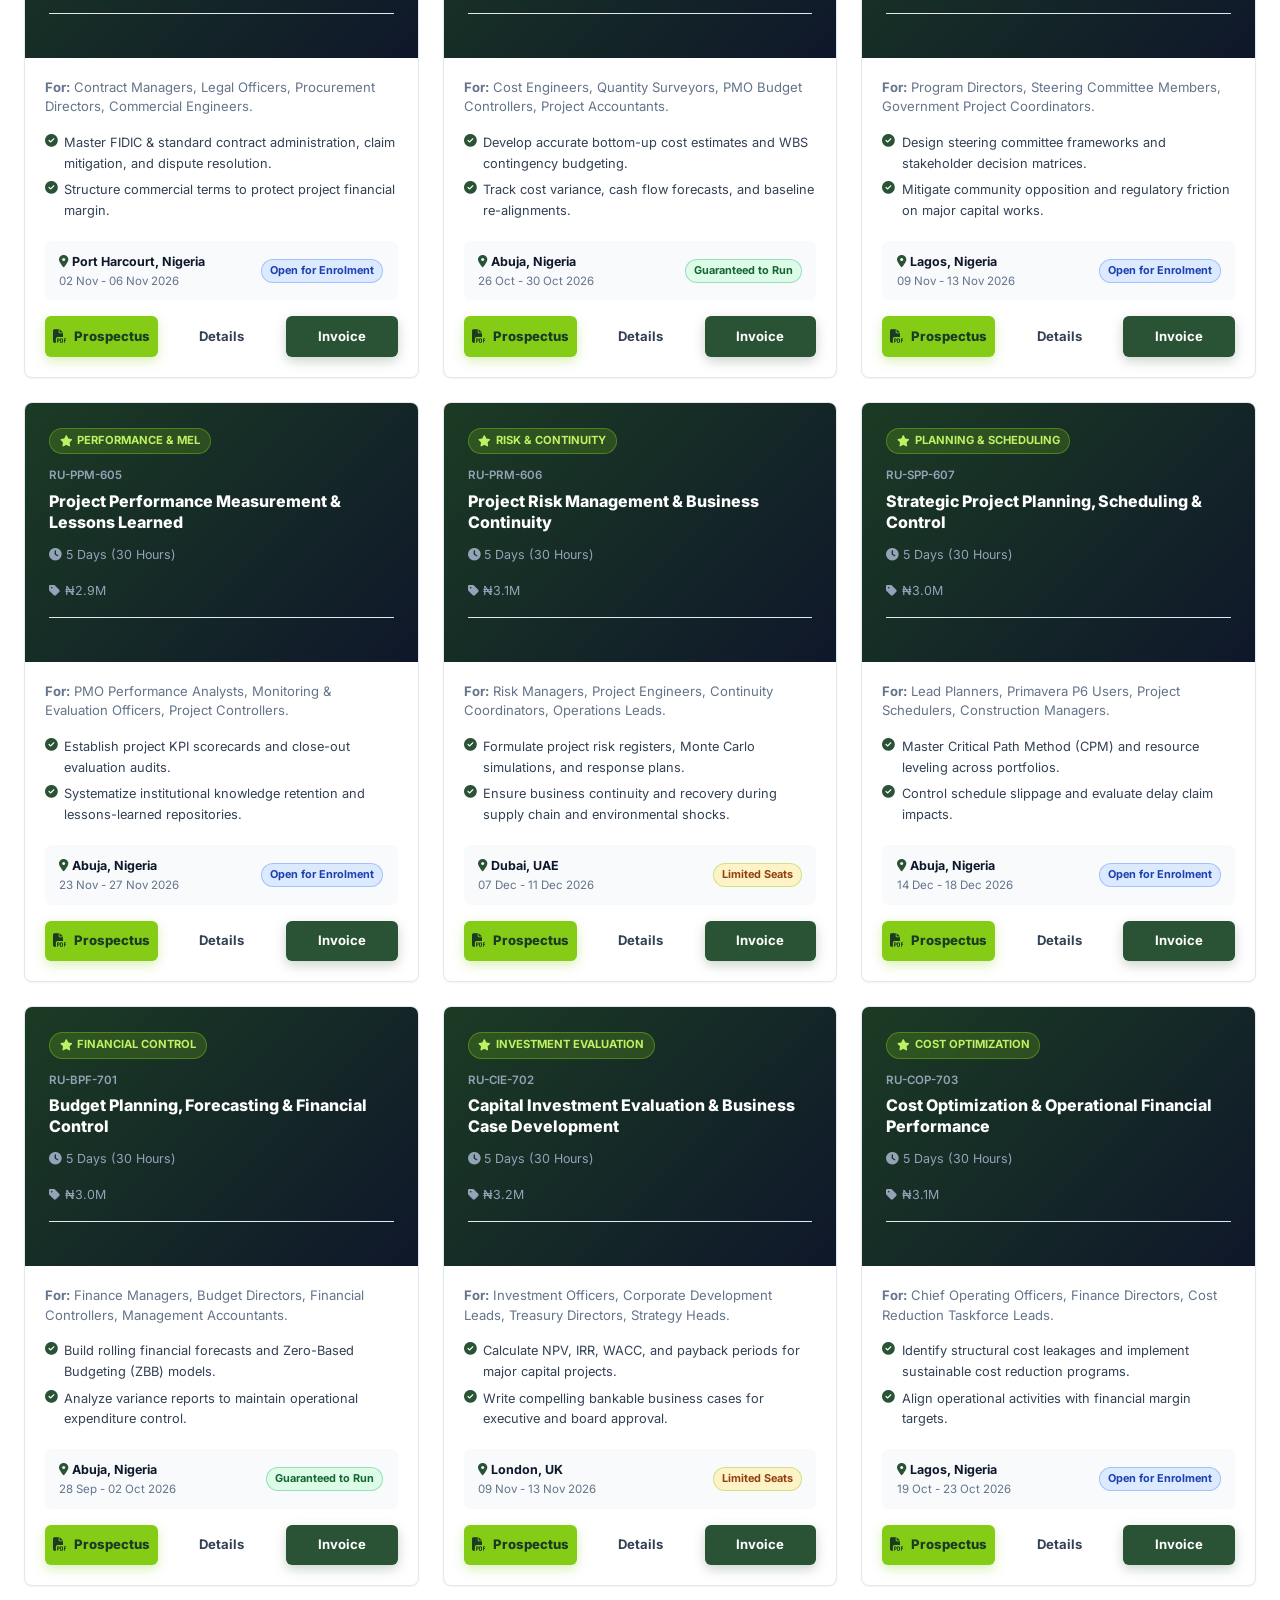
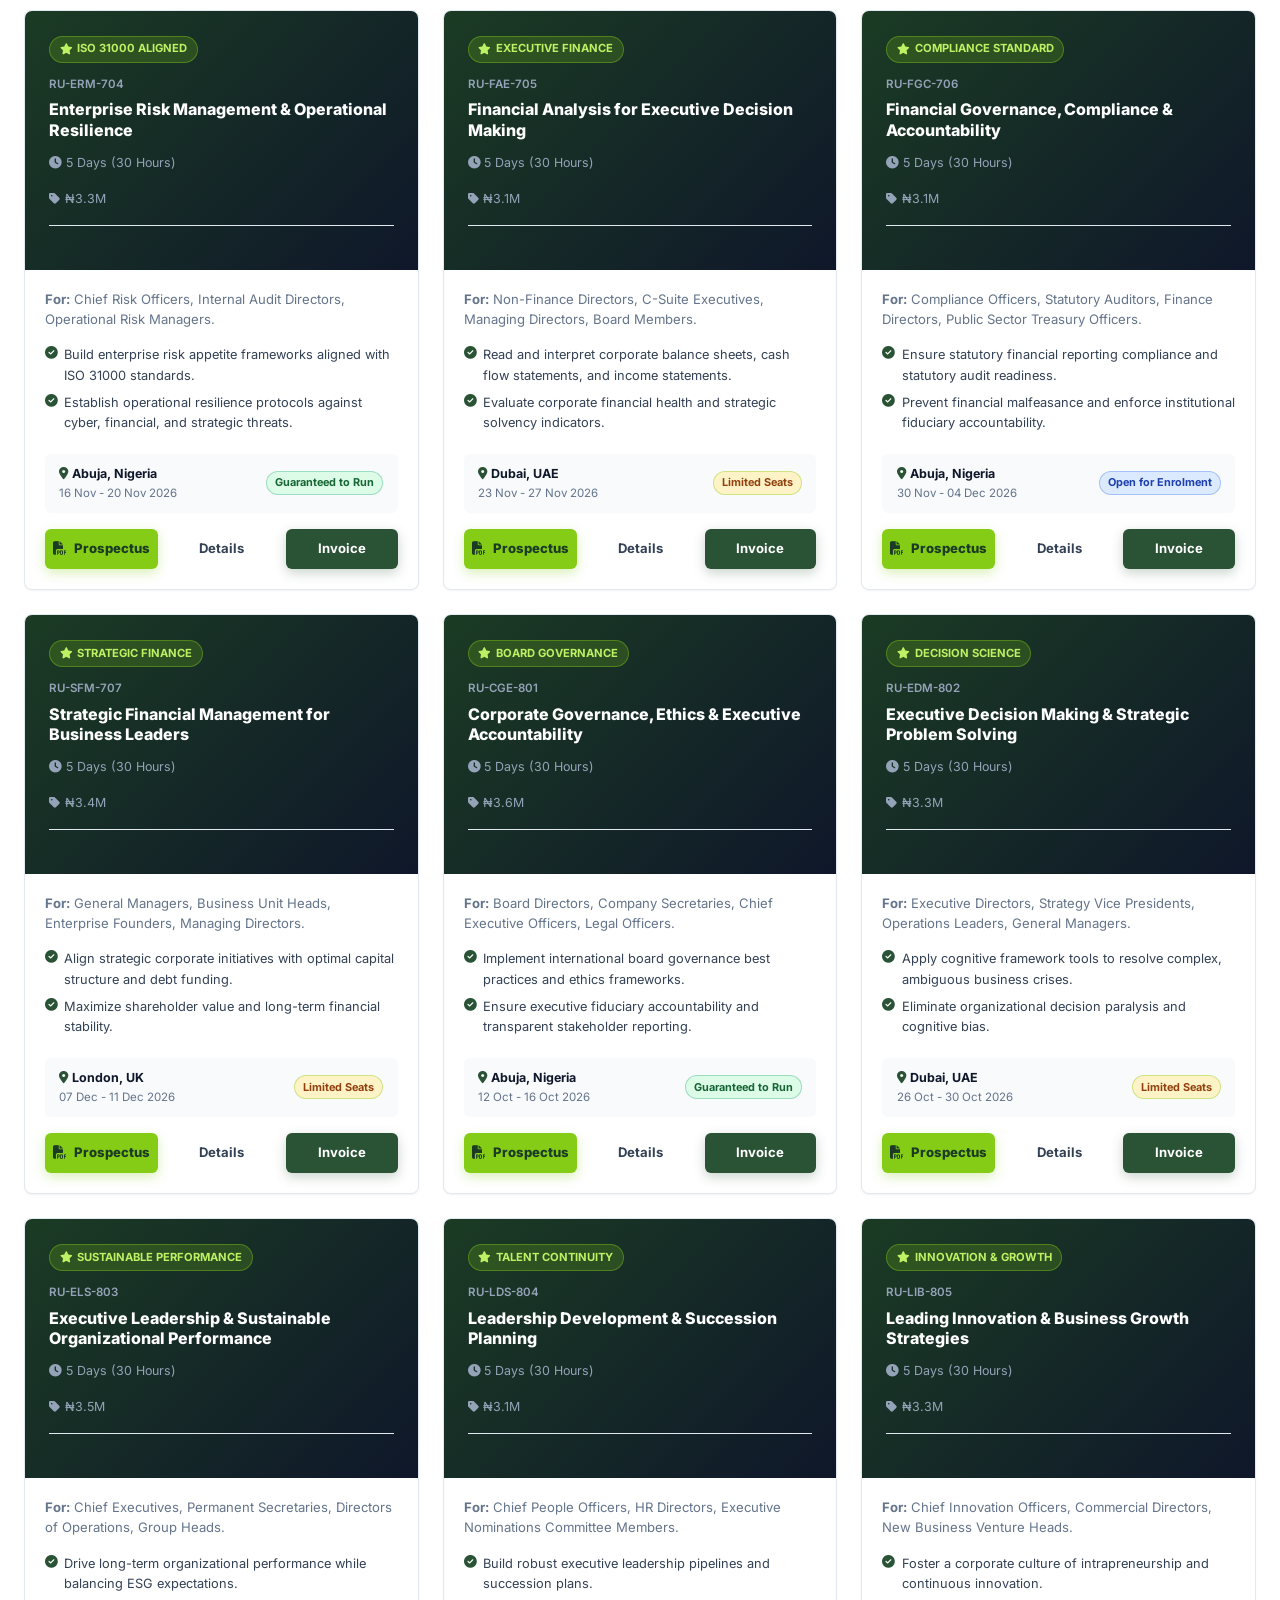
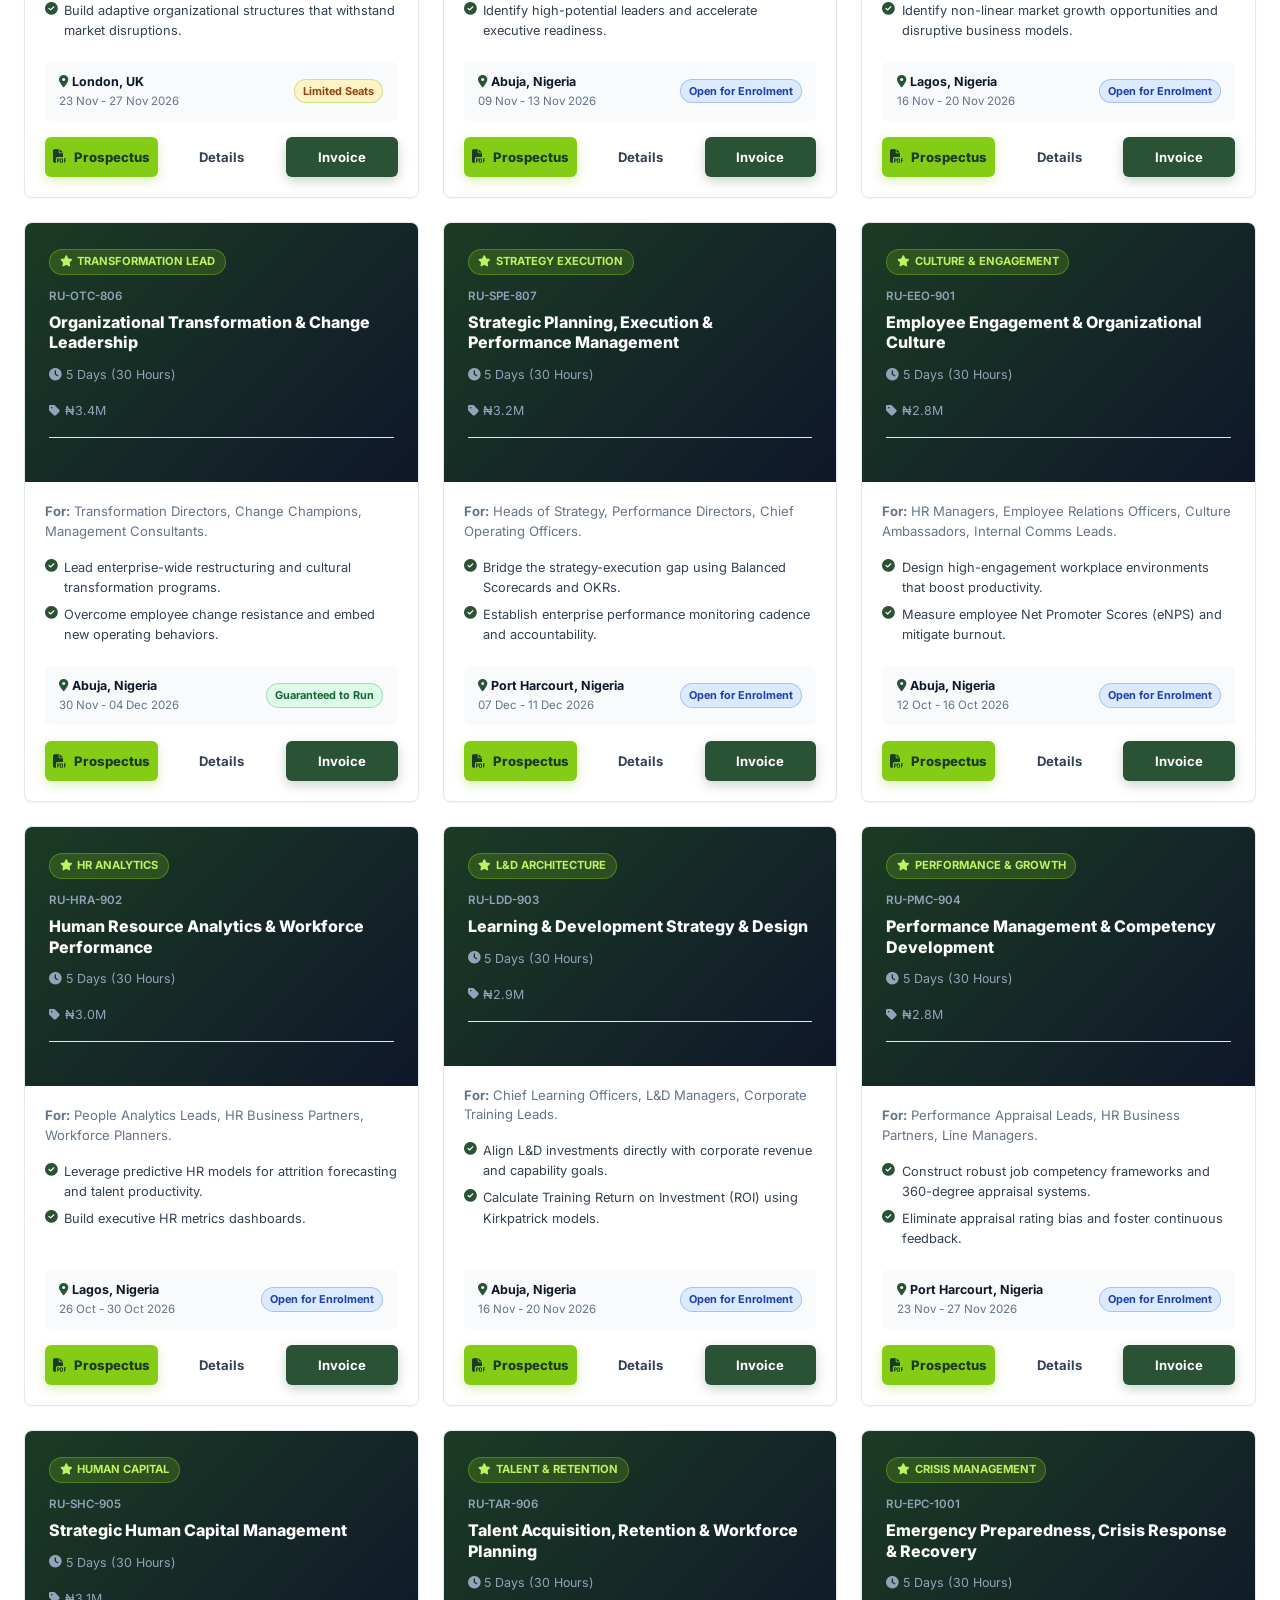
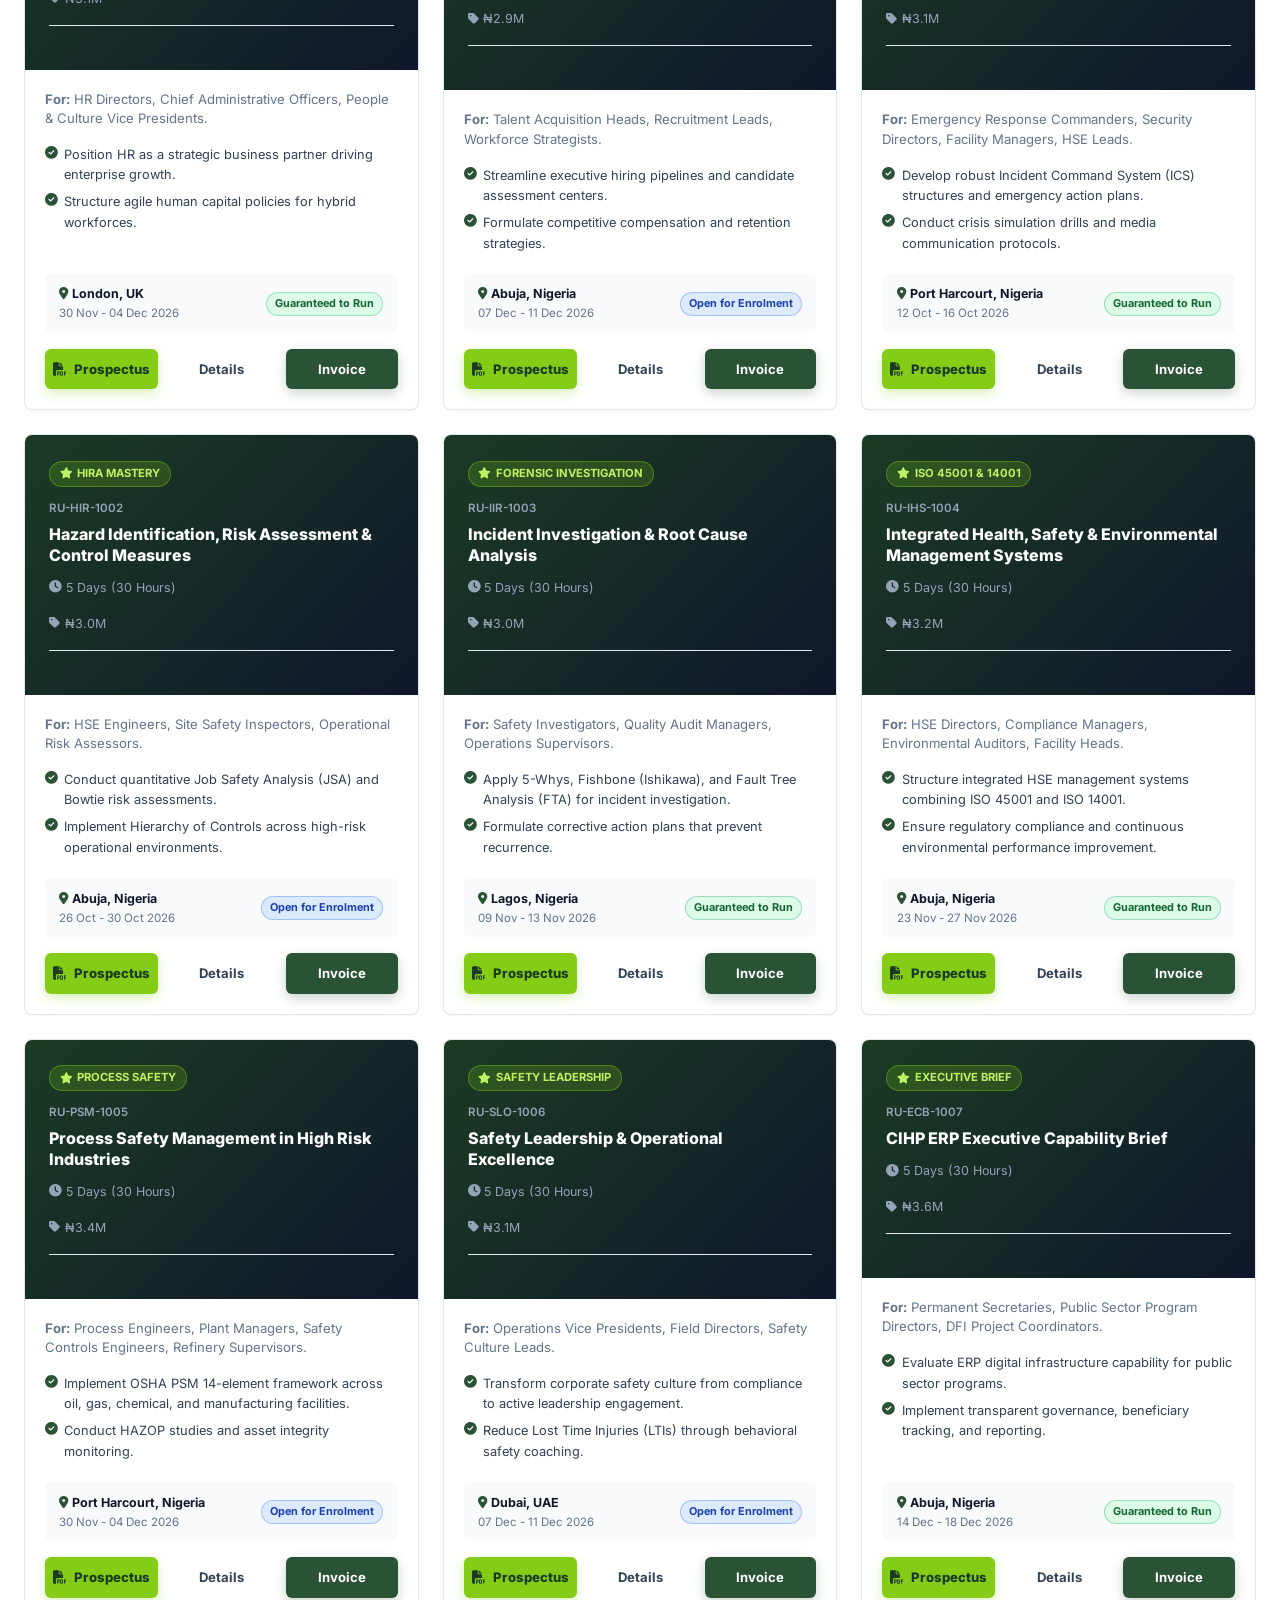
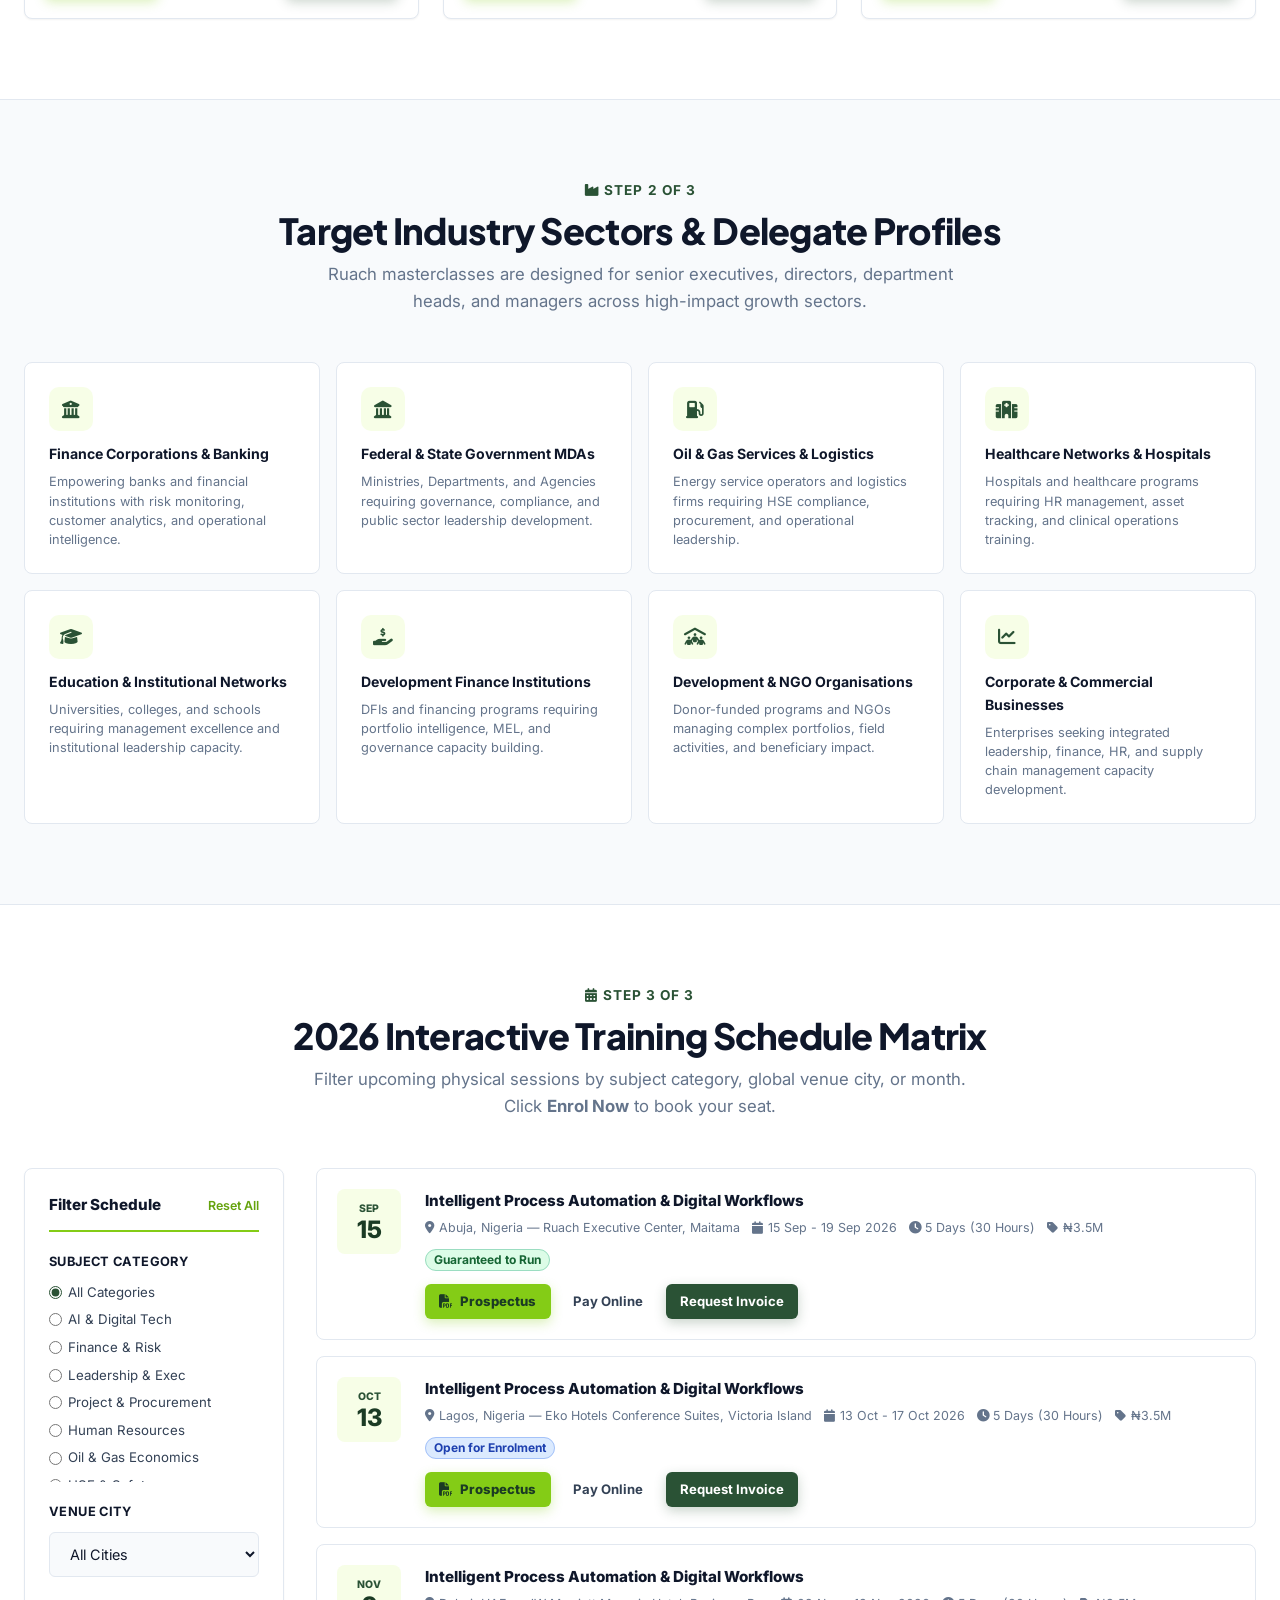
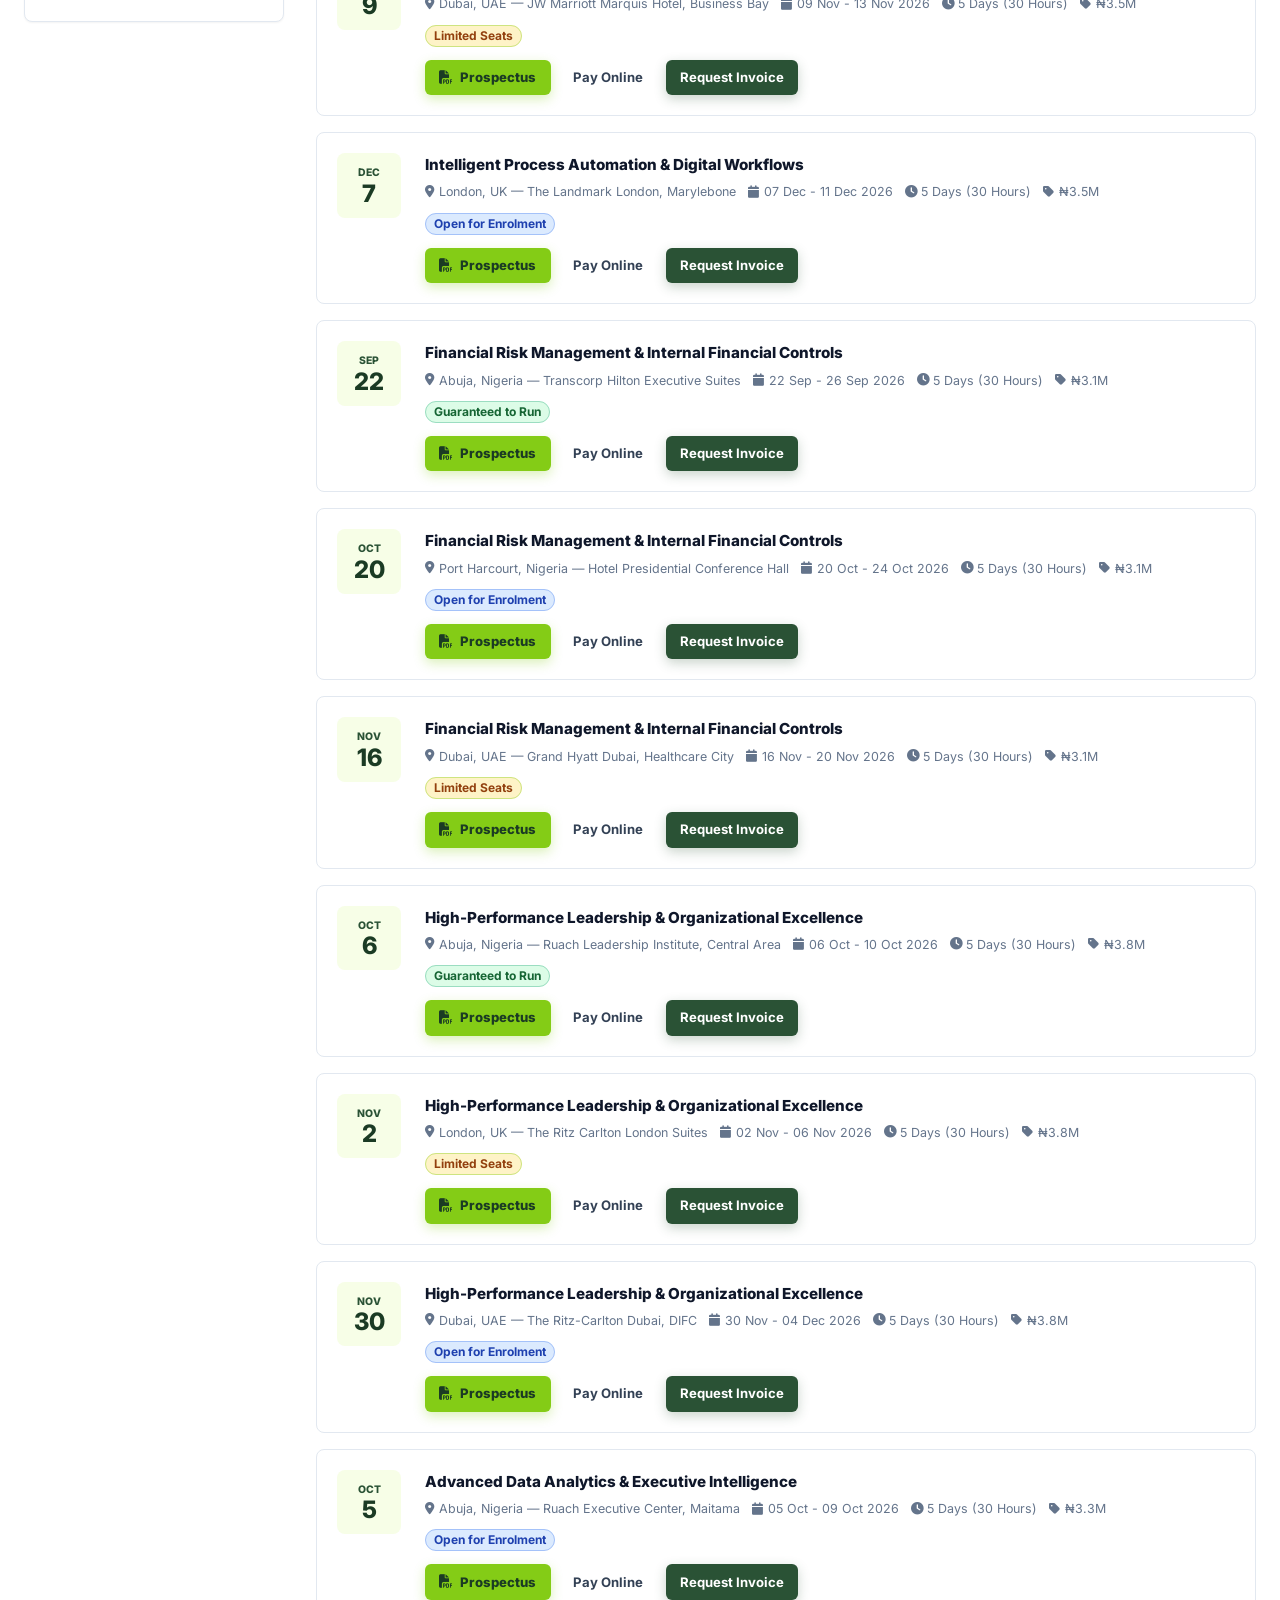
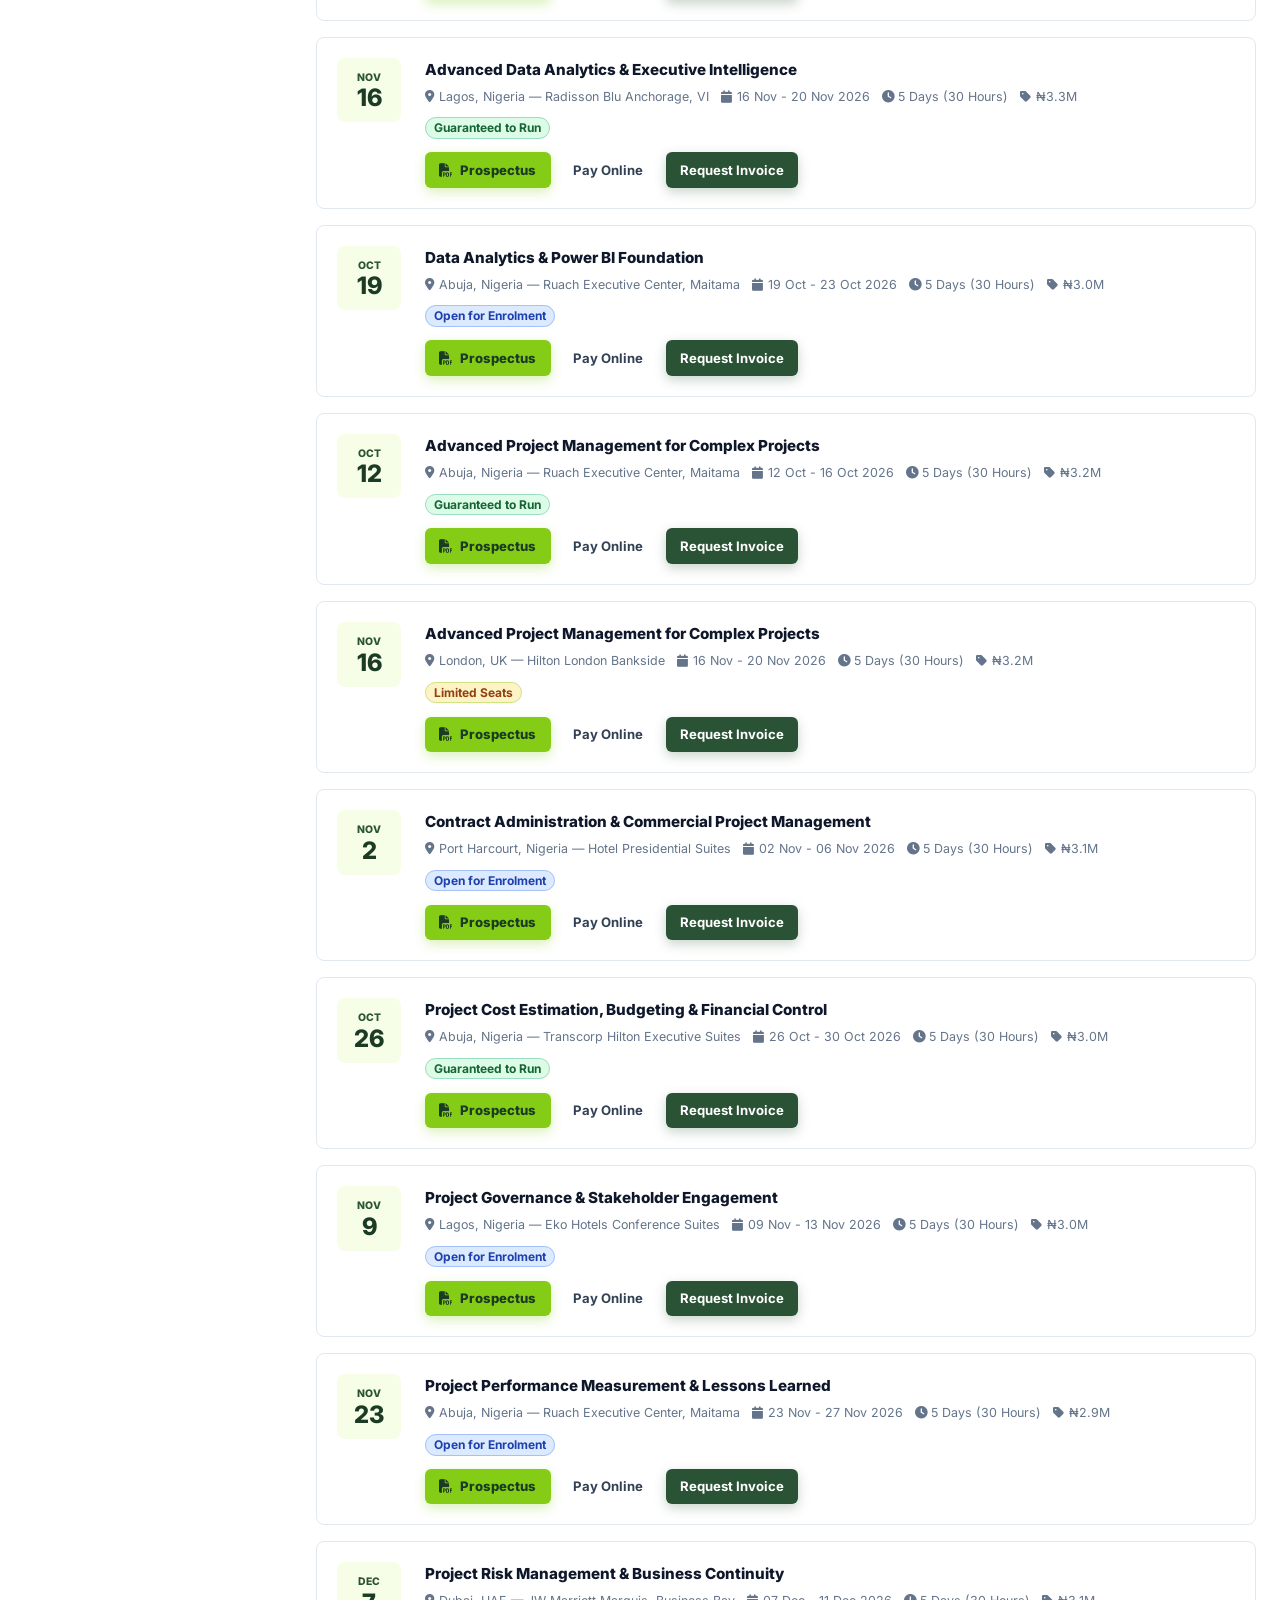
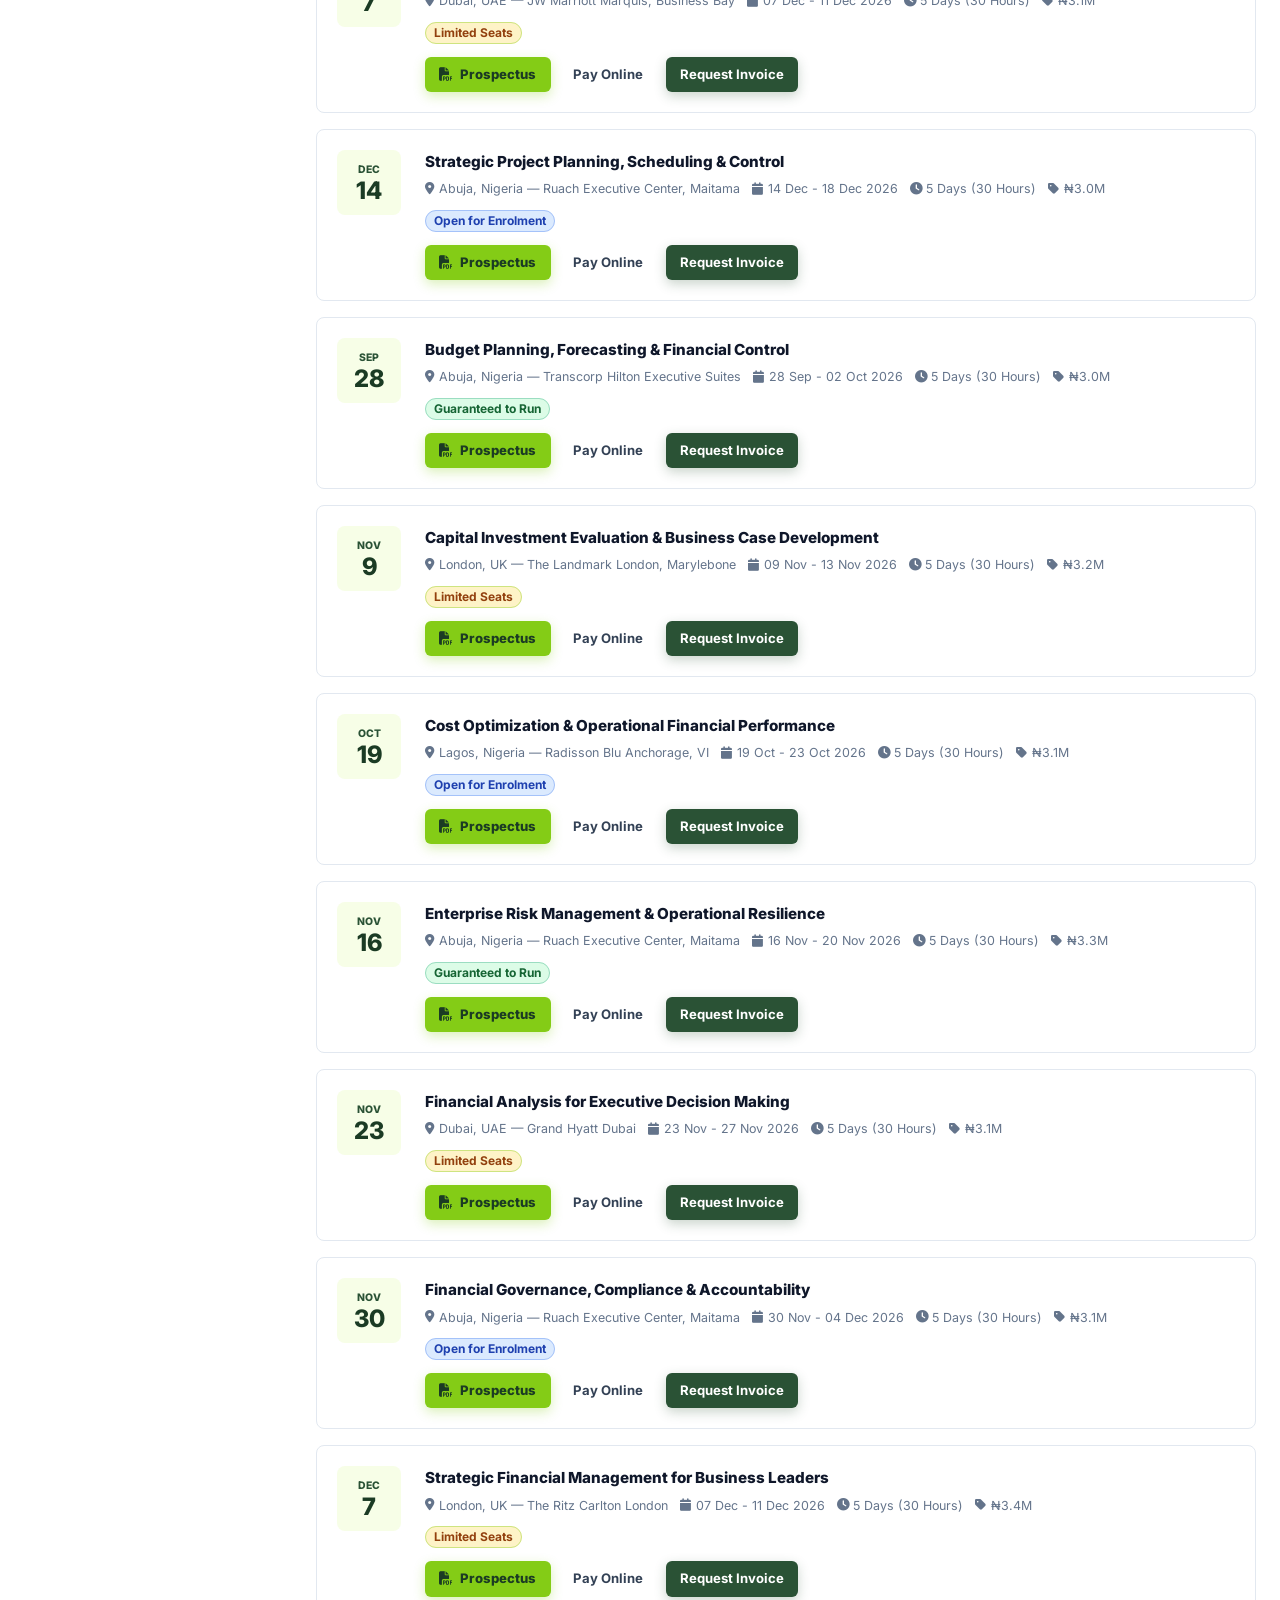
<file: trainings.html>
<!DOCTYPE html>
<html lang="en">
<head>
  <meta charset="UTF-8">
  <meta name="viewport" content="width=device-width, initial-scale=1.0">
  <title>Executive Training &amp; Masterclasses | Ruach Business Consortia Ltd</title>
  <meta name="description" content="Explore Ruach Business Consortia's 70+ verified executive masterclasses across 10 subject disciplines. Physical sessions in Abuja, Lagos, Port Harcourt, Dubai, and London.">
  <link rel="preconnect" href="https://fonts.googleapis.com">
  <link rel="preconnect" href="https://fonts.gstatic.com" crossorigin>
  <link href="https://fonts.googleapis.com/css2?family=Plus+Jakarta+Sans:ital,wght@0,300;0,400;0,500;0,600;0,700;0,800;1,400;1,600&family=Outfit:wght@400;500;600;700;800;900&display=swap" rel="stylesheet">
  <link rel="stylesheet" href="https://cdnjs.cloudflare.com/ajax/libs/font-awesome/6.4.0/css/all.min.css">
  <link rel="stylesheet" href="css/style.css">
  <style>
    .page-hero{background:linear-gradient(135deg,var(--primary-navy) 0%,var(--primary-green-dark) 60%,#1a3a1f 100%);padding:4.5rem 0 3.5rem;color:#fff;position:relative;overflow:hidden;}
    .page-hero::before{content:'';position:absolute;inset:0;background-image:radial-gradient(circle at 20% 50%,rgba(132,204,22,0.08) 0%,transparent 60%),radial-gradient(circle at 80% 20%,rgba(132,204,22,0.05) 0%,transparent 50%);pointer-events:none;}
    .page-hero-pill{display:inline-flex;align-items:center;gap:.5rem;background:rgba(132,204,22,.15);border:1px solid rgba(132,204,22,.35);color:#BEF264;font-size:.82rem;font-weight:700;padding:.4rem 1rem;border-radius:50px;margin-bottom:1.25rem;text-transform:uppercase;letter-spacing:.05em;}
    .page-hero h1{font-size:clamp(2rem,4vw,3rem);font-weight:800;line-height:1.15;color:#fff;margin-bottom:1rem;}
    .page-hero h1 span{color:#BEF264;}
    .page-hero p{font-size:1.05rem;color:#CBD5E1;line-height:1.7;max-width:720px;margin-bottom:2rem;}
    .search-card-full{background:rgba(255,255,255,.06);border:1px solid rgba(255,255,255,.15);border-radius:12px;padding:1.5rem;backdrop-filter:blur(8px);}
    .search-grid-full{display:grid;grid-template-columns:2fr 1fr 1fr 1fr auto;gap:.75rem;align-items:end;}
    .stats-bar2{background:var(--primary-green);padding:1.25rem 0;}
    .stats-grid2{display:grid;grid-template-columns:repeat(4,1fr);gap:0;}
    .stat-item2{display:flex;align-items:center;gap:.85rem;padding:.5rem 1.5rem;border-right:1px solid rgba(255,255,255,.15);}
    .stat-item2:last-child{border-right:none;}
    .stat-icon-wrapper2{width:40px;height:40px;background:rgba(255,255,255,.15);border-radius:8px;display:flex;align-items:center;justify-content:center;color:#BEF264;font-size:1.1rem;flex-shrink:0;}
    .stat-number2{font-size:1.4rem;font-weight:800;color:#fff;line-height:1;}
    .stat-label2{font-size:.78rem;color:#BEF264;font-weight:600;}
    .categories-grid{display:grid;grid-template-columns:repeat(5,1fr);gap:1rem;}
    .cat-card{background:var(--bg-white);border:1px solid var(--border-light);border-radius:var(--radius-lg);padding:1.25rem;cursor:pointer;transition:var(--transition-fast);text-align:center;}
    .cat-card:hover,.cat-card.active{border-color:var(--primary-green);box-shadow:0 4px 20px rgba(42,82,53,.12);transform:translateY(-2px);}
    .cat-card.active{background:var(--primary-green);color:#fff;}
    .cat-icon{width:48px;height:48px;border-radius:12px;background:var(--accent-lime-light);color:var(--primary-green);display:flex;align-items:center;justify-content:center;font-size:1.25rem;margin:0 auto .75rem;transition:var(--transition-fast);}
    .cat-card.active .cat-icon{background:rgba(255,255,255,.2);color:#BEF264;}
    .cat-title{font-size:.82rem;font-weight:700;color:var(--text-dark);margin-bottom:.25rem;}
    .cat-card.active .cat-title,.cat-card.active .cat-count{color:#fff;}
    .cat-count{font-size:.75rem;color:var(--text-muted);font-weight:600;}
    .cat-card.active .cat-count{color:#BEF264;}
    .courses-grid-full{display:grid;grid-template-columns:repeat(3,1fr);gap:1.5rem;}
    .course-card{background:var(--bg-white);border:1px solid var(--border-light);border-radius:var(--radius-lg);overflow:hidden;display:flex;flex-direction:column;transition:var(--transition-fast);}
    .course-card:hover{transform:translateY(-3px);box-shadow:var(--shadow-lg);border-color:var(--primary-green);}
    .course-card-top{background:linear-gradient(135deg,var(--primary-green-dark),var(--primary-navy));padding:1.5rem;}
    .course-badge{display:inline-flex;align-items:center;gap:.3rem;background:rgba(132,204,22,.2);border:1px solid rgba(132,204,22,.4);color:#BEF264;font-size:.7rem;font-weight:700;padding:.2rem .6rem;border-radius:50px;text-transform:uppercase;margin-bottom:.75rem;}
    .course-code{font-size:.72rem;color:#94A3B8;font-weight:600;margin-bottom:.4rem;}
    .course-title{font-size:1rem;font-weight:800;color:#fff;line-height:1.3;margin-bottom:.75rem;}
    .course-meta{display:flex;gap:1rem;flex-wrap:wrap;}
    .course-meta-item{display:flex;align-items:center;gap:.3rem;font-size:.78rem;color:#94A3B8;}
    .course-card-body{padding:1.25rem;flex:1;display:flex;flex-direction:column;}
    .course-audience{font-size:.82rem;color:var(--text-muted);line-height:1.5;margin-bottom:1rem;}
    .course-outcomes{display:flex;flex-direction:column;gap:.4rem;margin-bottom:1.25rem;}
    .course-outcome{display:flex;align-items:flex-start;gap:.4rem;font-size:.8rem;color:var(--text-body);}
    .course-outcome i{color:var(--primary-green);margin-top:2px;flex-shrink:0;}
    .course-sessions{display:flex;flex-direction:column;gap:.5rem;margin-top:auto;}
    .session-row{background:var(--bg-slate);border-radius:6px;padding:.65rem .9rem;display:flex;justify-content:space-between;align-items:center;gap:.5rem;}
    .session-info{display:flex;flex-direction:column;}
    .session-city{font-size:.78rem;font-weight:700;color:var(--text-dark);}
    .session-dates{font-size:.72rem;color:var(--text-muted);}
    .session-badge{font-size:.68rem;font-weight:700;padding:.15rem .5rem;border-radius:50px;white-space:nowrap;}
    .badge-guaranteed{background:#DCFCE7;color:#166534;}
    .badge-invoice{background:#DBEAFE;color:#1e40af;}
    .badge-flagship{background:#FEF3C7;color:#92400E;}
    .course-cta{display:flex;gap:.5rem;margin-top:1rem;}
    .course-cta a,.course-cta button{flex:1;font-size:.82rem;padding:.6rem .5rem;text-align:center;}
    .schedule-layout{display:grid;grid-template-columns:260px 1fr;gap:2rem;}
    .filter-sidebar{background:var(--bg-white);border:1px solid var(--border-light);border-radius:var(--radius-lg);padding:1.5rem;height:fit-content;position:sticky;top:100px;}
    .sidebar-title{display:flex;justify-content:space-between;align-items:center;font-weight:800;color:var(--text-dark);margin-bottom:1.25rem;font-size:.95rem;}
    .btn-reset{font-size:.78rem;color:var(--accent-lime-hover);font-weight:600;cursor:pointer;background:none;border:none;}
    .filter-group{margin-bottom:1.25rem;}
    .filter-label{font-size:.8rem;font-weight:700;color:var(--text-dark);display:block;margin-bottom:.6rem;text-transform:uppercase;letter-spacing:.03em;}
    .checkbox-list{display:flex;flex-direction:column;gap:.4rem;}
    .checkbox-item{display:flex;align-items:center;gap:.4rem;font-size:.83rem;color:var(--text-body);cursor:pointer;}
    .schedule-card{background:var(--bg-white);border:1px solid var(--border-light);border-radius:var(--radius-lg);padding:1.25rem;margin-bottom:1rem;display:flex;gap:1.5rem;align-items:flex-start;transition:var(--transition-fast);}
    .schedule-card:hover{border-color:var(--primary-green);box-shadow:var(--shadow-md);}
    .schedule-date-col{text-align:center;min-width:64px;background:var(--accent-lime-light);border-radius:8px;padding:.75rem .5rem;flex-shrink:0;}
    .schedule-month{font-size:.65rem;font-weight:800;text-transform:uppercase;color:var(--primary-green);}
    .schedule-day{font-size:1.5rem;font-weight:800;color:var(--primary-green-dark);line-height:1;}
    .schedule-info{flex:1;}
    .schedule-course-title{font-size:.95rem;font-weight:800;color:var(--text-dark);margin-bottom:.3rem;}
    .schedule-meta{display:flex;flex-wrap:wrap;gap:.75rem;margin-bottom:.5rem;}
    .schedule-meta-item{display:flex;align-items:center;gap:.3rem;font-size:.78rem;color:var(--text-muted);}
    .schedule-actions{display:flex;gap:.5rem;margin-top:.75rem;}
    .sectors-grid{display:grid;grid-template-columns:repeat(4,1fr);gap:1rem;}
    .sector-card{background:var(--bg-white);border:1px solid var(--border-light);border-radius:var(--radius-lg);padding:1.5rem;transition:var(--transition-fast);}
    .sector-card:hover{border-color:var(--primary-green);box-shadow:var(--shadow-md);transform:translateY(-2px);}
    .sector-icon{width:44px;height:44px;border-radius:10px;background:var(--accent-lime-light);color:var(--primary-green);display:flex;align-items:center;justify-content:center;font-size:1.1rem;margin-bottom:.75rem;}
    .sector-title{font-size:.88rem;font-weight:700;color:var(--text-dark);margin-bottom:.4rem;}
    .sector-desc{font-size:.8rem;color:var(--text-muted);line-height:1.5;}
    .pathway-banner{display:grid;grid-template-columns:1fr 1fr;gap:1.5rem;margin-top:2.5rem;}
    .pathway-box{background:rgba(255,255,255,.07);border:1px solid rgba(255,255,255,.15);border-radius:var(--radius-lg);padding:1.75rem;}
    .pathway-title{font-size:.95rem;font-weight:800;color:#fff;margin-bottom:.6rem;display:flex;align-items:center;gap:.4rem;}
    .pathway-desc{font-size:.85rem;color:#CBD5E1;line-height:1.6;margin-bottom:1.25rem;}
    .footer{background:var(--primary-navy);color:#CBD5E1;padding:3.5rem 0 0;}
    .footer-grid{display:grid;grid-template-columns:2fr 1fr 1fr 1.5fr;gap:3rem;margin-bottom:2.5rem;}
    .footer-title{font-size:.82rem;font-weight:800;color:#fff;text-transform:uppercase;letter-spacing:.06em;margin-bottom:1rem;}
    .footer-links{display:flex;flex-direction:column;gap:.6rem;}
    .footer-links a{font-size:.85rem;color:#94A3B8;transition:var(--transition-fast);}
    .footer-links a:hover{color:var(--accent-lime);padding-left:4px;}
    .footer-bottom{border-top:1px solid rgba(255,255,255,.08);padding:1.25rem 0;display:flex;justify-content:space-between;align-items:center;font-size:.82rem;color:#475569;}
    @media(max-width:1024px){.search-grid-full{grid-template-columns:1fr 1fr;}.categories-grid{grid-template-columns:repeat(3,1fr);}.courses-grid-full{grid-template-columns:repeat(2,1fr);}.stats-grid2{grid-template-columns:repeat(2,1fr);}.sectors-grid{grid-template-columns:repeat(2,1fr);}.footer-grid{grid-template-columns:1fr 1fr;}}
    @media(max-width:768px){.search-grid-full{grid-template-columns:1fr;}.categories-grid{grid-template-columns:repeat(2,1fr);}.courses-grid-full{grid-template-columns:1fr;}.schedule-layout{grid-template-columns:1fr;}.filter-sidebar{position:static;}.pathway-banner{grid-template-columns:1fr;}.sectors-grid{grid-template-columns:1fr 1fr;}.footer-grid{grid-template-columns:1fr;gap:1.5rem;}}
  </style>
</head>
<body>

  <!-- TOP BAR -->
  <div class="top-bar">
    <div class="container top-bar-inner">
      <div class="top-bar-left">
        <span class="top-bar-item"><i class="fa-solid fa-phone" style="color:var(--accent-lime);"></i> Tel: +234 803 279 8904</span>
        <span class="top-bar-item"><i class="fa-solid fa-envelope" style="color:var(--accent-lime);"></i> info@ruachconsortia.com</span>
      </div>
      <div class="top-bar-right">
        <span class="top-bar-item"><i class="fa-solid fa-shield-halved" style="color:var(--accent-lime);"></i> RC: 1488920</span>
        <a href="index.html#admin" class="top-bar-link"><i class="fa-solid fa-lock"></i> Staff Portal</a>
      </div>
    </div>
  </div>

  <!-- MAIN NAV -->
  <header class="header">
    <div class="container header-inner">
      <a href="index.html" class="brand-logo-wrapper">
        <img src="assets/images/ruach_logo_new.png" alt="Ruach Business Consortia Limited Logo" class="brand-logo-img">
      </a>
      <nav class="nav-menu" id="navMenu">
        <a href="index.html" class="nav-link">Home</a>
        <a href="consulting.html" class="nav-link">Consulting</a>
        <div class="nav-item-dropdown">
          <a href="trainings.html" class="nav-link active">Training <i class="fa-solid fa-chevron-down" style="font-size: 0.72rem; margin-left: 0.25rem;"></i></a>
          <div class="mega-menu">
            <div class="mega-menu-grid"></div>
          </div>
        </div>
        <a href="about.html" class="nav-link">About</a>
        <a href="index.html#contact" class="nav-link">Contact</a>
      </nav>
      <div class="nav-actions">
        <a href="consulting.html" class="btn btn-lime btn-sm">Consulting &amp; eBAS</a>
        <a href="#schedule" class="btn btn-primary btn-sm">Training Schedule</a>

        <!-- Currency Selector Button -->
        <div class="currency-selector" id="currencySelector">
          <button type="button" class="currency-btn" id="currencyBtn" onclick="toggleCurrencyDropdown(event)" title="Select Display Currency">
            <span id="currBtnFlag">🇳🇬</span>
            <span id="currBtnCode">NGN</span>
            <i class="fa-solid fa-chevron-down" style="font-size: 0.65rem;"></i>
          </button>
          <div class="currency-dropdown" id="currencyDropdown">
            <button type="button" class="currency-opt" id="currOpt-NGN" onclick="setActiveCurrency('NGN')">
              <span>🇳🇬</span> <strong>NGN</strong> <span class="curr-desc">(₦)</span>
            </button>
            <button type="button" class="currency-opt" id="currOpt-USD" onclick="setActiveCurrency('USD')">
              <span>🇺🇸</span> <strong>USD</strong> <span class="curr-desc">($)</span>
            </button>
            <button type="button" class="currency-opt" id="currOpt-GBP" onclick="setActiveCurrency('GBP')">
              <span>🇬🇧</span> <strong>GBP</strong> <span class="curr-desc">(£)</span>
            </button>
          </div>
        </div>

        <button class="mobile-nav-toggle" id="mobileNavToggle"><i class="fa-solid fa-bars"></i></button>
      </div>
    </div>
  </header>

  <!-- HERO -->
  <section class="page-hero">
    <div class="container">
      <div class="page-hero-pill"><i class="fa-solid fa-graduation-cap"></i> Ruach Executive Education Matrix</div>
      <h1>Executive Training &amp; <span>Masterclasses Matrix</span></h1>
      <p>Explore our 10 core subject disciplines, sector delegate profiles, and confirmed physical session schedule across Abuja, Lagos, Port Harcourt, Dubai, and London.</p>
      <div class="search-card-full">
        <div class="search-grid-full">
          <div class="form-group">
            <label class="form-label" style="color:#CBD5E1;">Search Masterclass / Keyword</label>
            <input type="text" id="trainingSearchInput" class="form-control" placeholder="e.g. Financial Risk, Leadership, eBAS...">
          </div>
          <div class="form-group">
            <label class="form-label" style="color:#CBD5E1;">Subject Category</label>
            <select id="trainingCatSelect" class="form-control">
              <option value="all">All 10 Subject Areas</option>
              <option value="tech">AI &amp; Digital Transformation</option>
              <option value="finance">Finance, Budgeting &amp; Risk</option>
              <option value="leadership">Leadership &amp; Executive</option>
              <option value="project">Project &amp; Procurement</option>
              <option value="hr">Human Resources &amp; Talent</option>
              <option value="energy">Oil &amp; Gas Economics</option>
              <option value="hse">HSE &amp; Safety Governance</option>
              <option value="operations">Operations &amp; Quality</option>
            </select>
          </div>
          <div class="form-group">
            <label class="form-label" style="color:#CBD5E1;">Venue City</label>
            <select id="trainingVenueSelect" class="form-control">
              <option value="all">All Global Venues</option>
              <option value="Abuja">Abuja, Nigeria</option>
              <option value="Lagos">Lagos, Nigeria</option>
              <option value="Port Harcourt">Port Harcourt</option>
              <option value="Dubai">Dubai, UAE</option>
              <option value="London">London, UK</option>
            </select>
          </div>
          <div class="form-group">
            <label class="form-label" style="color:#CBD5E1;">Funding Pathway</label>
            <select id="trainingFundingSelect" class="form-control">
              <option value="all">Both Options</option>
              <option value="employer">Employer Sponsored</option>
              <option value="grant">Self-Funded / Grant</option>
            </select>
          </div>
          <div class="form-group">
            <label class="form-label" style="color:transparent;">Go</label>
            <button class="btn-search" onclick="runPageSearch()"><i class="fa-solid fa-magnifying-glass"></i> Search</button>
          </div>
        </div>
      </div>
    </div>
  </section>

  <!-- STATS BAR -->
  <div class="stats-bar2">
    <div class="container stats-grid2">
      <div class="stat-item2"><div class="stat-icon-wrapper2"><i class="fa-solid fa-book-open"></i></div><div><div class="stat-number2">70+</div><div class="stat-label2">Verified Masterclasses</div></div></div>
      <div class="stat-item2"><div class="stat-icon-wrapper2"><i class="fa-solid fa-location-dot"></i></div><div><div class="stat-number2">5</div><div class="stat-label2">Global Physical Venues</div></div></div>
      <div class="stat-item2"><div class="stat-icon-wrapper2"><i class="fa-solid fa-graduation-cap"></i></div><div><div class="stat-number2">10,000+</div><div class="stat-label2">Corporate Executives Trained</div></div></div>
      <div class="stat-item2"><div class="stat-icon-wrapper2"><i class="fa-solid fa-award"></i></div><div><div class="stat-number2">99.6%</div><div class="stat-label2">Delegate Satisfaction Score</div></div></div>
    </div>
  </div>

  <!-- SUBJECT CATEGORIES -->
  <section class="section" style="background:var(--bg-white);" id="programmes">
    <div class="container">
      <div class="section-header">
        <div class="section-subtitle"><i class="fa-solid fa-layer-group" style="color:var(--primary-green);"></i> Step 1 of 3</div>
        <h2 class="section-title">10 Executive Training Subject Areas</h2>
        <p class="section-description">Filter our catalog by key corporate disciplines. Select any category to view specialized 5-day masterclass outlines.</p>
      </div>
      <div class="categories-grid" id="pageCategoriesGrid"></div>
      <div style="margin-top:3.5rem;">
        <h3 style="font-size:1.3rem;font-weight:800;color:var(--primary-navy);margin-bottom:1.5rem;">
          Featured Executive Masterclass Short Courses
          <span id="filterBadge" style="display:none;background:var(--accent-lime-light);color:var(--primary-green);font-size:.75rem;padding:.2rem .75rem;border-radius:50px;margin-left:.75rem;font-weight:700;"></span>
        </h3>
        <div class="courses-grid-full" id="pageFeaturedCourses"></div>
        <div id="noCoursesMsg" style="display:none;text-align:center;padding:3rem;color:var(--text-muted);">
          <i class="fa-solid fa-magnifying-glass" style="font-size:2rem;margin-bottom:1rem;display:block;"></i>
          No courses match your selected filter. <button onclick="clearCategoryFilter()" style="color:var(--primary-green);font-weight:700;cursor:pointer;background:none;border:none;text-decoration:underline;">Clear filter</button>
        </div>
      </div>
    </div>
  </section>

  <!-- TARGET SECTORS -->
  <section class="section" id="sectors" style="background:var(--bg-slate);border-top:1px solid var(--border-light);border-bottom:1px solid var(--border-light);">
    <div class="container">
      <div class="section-header">
        <div class="section-subtitle"><i class="fa-solid fa-industry" style="color:var(--primary-green);"></i> Step 2 of 3</div>
        <h2 class="section-title">Target Industry Sectors &amp; Delegate Profiles</h2>
        <p class="section-description">Ruach masterclasses are designed for senior executives, directors, department heads, and managers across high-impact growth sectors.</p>
      </div>
      <div class="sectors-grid">
        <div class="sector-card"><div class="sector-icon"><i class="fa-solid fa-building-columns"></i></div><div class="sector-title">Finance Corporations &amp; Banking</div><div class="sector-desc">Empowering banks and financial institutions with risk monitoring, customer analytics, and operational intelligence.</div></div>
        <div class="sector-card"><div class="sector-icon"><i class="fa-solid fa-landmark"></i></div><div class="sector-title">Federal &amp; State Government MDAs</div><div class="sector-desc">Ministries, Departments, and Agencies requiring governance, compliance, and public sector leadership development.</div></div>
        <div class="sector-card"><div class="sector-icon"><i class="fa-solid fa-gas-pump"></i></div><div class="sector-title">Oil &amp; Gas Services &amp; Logistics</div><div class="sector-desc">Energy service operators and logistics firms requiring HSE compliance, procurement, and operational leadership.</div></div>
        <div class="sector-card"><div class="sector-icon"><i class="fa-solid fa-hospital"></i></div><div class="sector-title">Healthcare Networks &amp; Hospitals</div><div class="sector-desc">Hospitals and healthcare programs requiring HR management, asset tracking, and clinical operations training.</div></div>
        <div class="sector-card"><div class="sector-icon"><i class="fa-solid fa-graduation-cap"></i></div><div class="sector-title">Education &amp; Institutional Networks</div><div class="sector-desc">Universities, colleges, and schools requiring management excellence and institutional leadership capacity.</div></div>
        <div class="sector-card"><div class="sector-icon"><i class="fa-solid fa-hand-holding-dollar"></i></div><div class="sector-title">Development Finance Institutions</div><div class="sector-desc">DFIs and financing programs requiring portfolio intelligence, MEL, and governance capacity building.</div></div>
        <div class="sector-card"><div class="sector-icon"><i class="fa-solid fa-people-roof"></i></div><div class="sector-title">Development &amp; NGO Organisations</div><div class="sector-desc">Donor-funded programs and NGOs managing complex portfolios, field activities, and beneficiary impact.</div></div>
        <div class="sector-card"><div class="sector-icon"><i class="fa-solid fa-chart-line"></i></div><div class="sector-title">Corporate &amp; Commercial Businesses</div><div class="sector-desc">Enterprises seeking integrated leadership, finance, HR, and supply chain management capacity development.</div></div>
      </div>
    </div>
  </section>

  <!-- SCHEDULE MATRIX -->
  <section class="section" id="schedule" style="background:var(--bg-white);">
    <div class="container">
      <div class="section-header">
        <div class="section-subtitle"><i class="fa-solid fa-calendar-days" style="color:var(--primary-green);"></i> Step 3 of 3</div>
        <h2 class="section-title">2026 Interactive Training Schedule Matrix</h2>
        <p class="section-description">Filter upcoming physical sessions by subject category, global venue city, or month. Click <strong>Enrol Now</strong> to book your seat.</p>
      </div>
      <div class="schedule-layout">
        <div class="filter-sidebar">
          <div class="sidebar-title"><span>Filter Schedule</span><button class="btn-reset" onclick="resetPageFilters()">Reset All</button></div>
          <div class="filter-group">
            <label class="filter-label">Subject Category</label>
            <div class="checkbox-list">
              <label class="checkbox-item"><input type="radio" name="pageSchedCat" value="all" checked onchange="renderPageSchedule()"> All Categories</label>
              <label class="checkbox-item"><input type="radio" name="pageSchedCat" value="tech" onchange="renderPageSchedule()"> AI &amp; Digital Tech</label>
              <label class="checkbox-item"><input type="radio" name="pageSchedCat" value="finance" onchange="renderPageSchedule()"> Finance &amp; Risk</label>
              <label class="checkbox-item"><input type="radio" name="pageSchedCat" value="leadership" onchange="renderPageSchedule()"> Leadership &amp; Exec</label>
              <label class="checkbox-item"><input type="radio" name="pageSchedCat" value="project" onchange="renderPageSchedule()"> Project &amp; Procurement</label>
              <label class="checkbox-item"><input type="radio" name="pageSchedCat" value="hr" onchange="renderPageSchedule()"> Human Resources</label>
              <label class="checkbox-item"><input type="radio" name="pageSchedCat" value="energy" onchange="renderPageSchedule()"> Oil &amp; Gas Economics</label>
              <label class="checkbox-item"><input type="radio" name="pageSchedCat" value="hse" onchange="renderPageSchedule()"> HSE &amp; Safety</label>
              <label class="checkbox-item"><input type="radio" name="pageSchedCat" value="operations" onchange="renderPageSchedule()"> Operations &amp; Quality</label>
            </div>
          </div>
          <div class="filter-group">
            <label class="filter-label">Venue City</label>
            <select class="form-control" id="scheduleVenueFilter" onchange="renderPageSchedule()">
              <option value="all">All Cities</option>
              <option value="Abuja">Abuja, Nigeria</option>
              <option value="Lagos">Lagos, Nigeria</option>
              <option value="Port Harcourt">Port Harcourt</option>
              <option value="Dubai">Dubai, UAE</option>
              <option value="London">London, UK</option>
            </select>
          </div>
        </div>
        <div id="pageScheduleList"></div>
      </div>
    </div>
  </section>

  <!-- ENROLMENT PATHWAYS -->
  <section style="background:linear-gradient(135deg,var(--primary-green-dark) 0%,var(--primary-navy) 100%);padding:4rem 0;">
    <div class="container">
      <div class="section-header">
        <div class="section-subtitle" style="color:#BEF264;">Two Enrolment Pathways &bull; Friction-Free Booking</div>
        <h2 class="section-title" style="color:#fff;">Choose Your Funding &amp; Enrolment Route</h2>
        <p class="section-description" style="color:#CBD5E1;">Whether you're self-funding your professional development or your employer is sponsoring your training, Ruach makes enrolment seamless.</p>
      </div>
      <div class="pathway-banner">
        <div class="pathway-box">
          <h4 class="pathway-title"><i class="fa-solid fa-credit-card" style="color:#BEF264;"></i> Path 1: Self-Funded / Grant Learners</h4>
          <p class="pathway-desc">For attendees utilizing personal professional development funds or educational support grants. Select your session, complete secure online payment, and receive an instant enrolment receipt.</p>
          <a href="#schedule" class="btn btn-lime btn-sm">Pay Online (Self-Funded)</a>
        </div>
        <div class="pathway-box">
          <h4 class="pathway-title"><i class="fa-solid fa-file-invoice" style="color:#BEF264;"></i> Path 2: Employer-Sponsored Invoice</h4>
          <p class="pathway-desc">For staff whose training is funded by their organization. Submit your staff and organization details to receive an official Ruach Pro-Forma Invoice/Proposal for workplace payment approval.</p>
          <a href="index.html#training" class="btn btn-primary btn-sm">Request Employer Invoice</a>
        </div>
      </div>
    </div>
  </section>

  <!-- FOOTER -->
  <footer class="footer">
    <div class="container">
      <div class="footer-grid">
        <div>
          <a href="index.html" class="brand-logo-wrapper" style="margin-bottom:.5rem;">
            <img src="assets/images/ruach_logo_new.png" alt="Ruach Logo" style="height:55px;width:auto;object-fit:contain;">
          </a>
          <p style="font-size:.88rem;line-height:1.6;color:#CBD5E1;margin-top:.75rem;">Ruach Business Consortia Limited is a premier business consulting, digital transformation (eBAS), and executive training firm based in Nigeria.</p>
          <p style="font-size:.8rem;color:#94A3B8;margin-top:.5rem;"><i class="fa-solid fa-phone" style="color:var(--accent-lime);margin-right:.3rem;"></i> +234 803 279 8904</p>
          <p style="font-size:.8rem;color:#94A3B8;margin-top:.25rem;"><i class="fa-solid fa-envelope" style="color:var(--accent-lime);margin-right:.3rem;"></i> info@ruachconsortia.com</p>
        </div>
        <div>
          <h4 class="footer-title">Site Navigation</h4>
          <div class="footer-links">
            <a href="index.html">Home</a>
            <a href="consulting.html">Business Consulting &amp; eBAS</a>
            <a href="trainings.html">Training &amp; Schedule Matrix</a>
            <a href="index.html#leadership">Leadership &amp; Governance Team</a>
            <a href="about.html">About Ruach</a>
            <a href="index.html#contact">Contact Us</a>
          </div>
        </div>
        <div>
          <h4 class="footer-title">Global Learning Hubs</h4>
          <div class="footer-links">
            <a href="#schedule">Abuja, Nigeria (HQ)</a>
            <a href="#schedule">Lagos, Nigeria</a>
            <a href="#schedule">Port Harcourt, Nigeria</a>
            <a href="#schedule">Dubai, UAE</a>
            <a href="#schedule">London, UK</a>
          </div>
        </div>
        <div>
          <h4 class="footer-title">Newsletter &amp; Advisory Updates</h4>
          <p style="font-size:.85rem;color:#CBD5E1;margin-bottom:1rem;">Subscribe to receive quarterly business insights and executive training calendars.</p>
          <form onsubmit="event.preventDefault();document.getElementById('toastNotification').textContent='Subscribed to Ruach training updates!';document.getElementById('toastNotification').style.transform='translateY(0)';document.getElementById('toastNotification').style.opacity='1';setTimeout(()=>{document.getElementById('toastNotification').style.transform='translateY(100px)';document.getElementById('toastNotification').style.opacity='0';},3000);">
            <div style="display:flex;gap:.5rem;">
              <input type="email" class="form-control" placeholder="Enter work email" required style="font-size:.85rem;padding:.6rem;">
              <button type="submit" class="btn btn-lime btn-sm">Subscribe</button>
            </div>
          </form>
        </div>
      </div>
      <div class="footer-bottom">
        <div>&copy; 2026 Ruach Business Consortia Limited. All rights reserved.</div>
        <div style="display:flex;gap:1.5rem;">
          <a href="index.html#about">Privacy Policy</a>
          <a href="index.html#about">Terms of Engagement</a>
          <a href="index.html#about">Governance Statement</a>
        </div>
      </div>
    </div>
  </footer>

  <!-- Shared modals (used by app.js functions) -->
  <div class="modal-overlay" id="modalCourseDetail"><div class="modal-container" style="max-width:820px;"><div class="modal-header"><h3 class="modal-title" id="courseDetailTitle">Course Details</h3><span class="modal-close" onclick="closeAllModals()">&times;</span></div><div class="modal-body" id="courseDetailBody"></div></div></div>
  <div class="modal-overlay" id="modalInvoiceForm"><div class="modal-container" style="max-width:620px;"><div class="modal-header"><h3 class="modal-title">Request Employer Pro-Forma Invoice</h3><span class="modal-close" onclick="closeAllModals()">&times;</span></div><div class="modal-body" id="invoiceModalBody"></div></div></div>
  <div class="modal-overlay" id="modalInvoicePreview"><div class="modal-container" style="max-width:900px;"><div class="modal-header"><h3 class="modal-title">Official Pro-Forma Invoice Document</h3><span class="modal-close" onclick="closeAllModals()">&times;</span></div><div class="modal-body" id="invoicePreviewBody"></div></div></div>
  <div class="modal-overlay" id="modalSelfFunded"><div class="modal-container" style="max-width:550px;"><div class="modal-header"><h3 class="modal-title">Self-Funded / Grant Enrolment</h3><span class="modal-close" onclick="closeAllModals()">&times;</span></div><div class="modal-body" id="selfFundedModalBody"></div></div></div>
  <div id="toastNotification" style="position:fixed;bottom:2rem;right:2rem;background:var(--primary-green);color:#fff;padding:1rem 1.5rem;border-radius:8px;box-shadow:var(--shadow-xl);font-weight:600;font-size:.9rem;transform:translateY(100px);opacity:0;transition:all .35s ease;z-index:9999;max-width:320px;"></div>

  <script src="js/app.js"></script>
  <script>
    const PAGE_CATEGORIES = [
      {code:'tech',label:'AI, Digital Transformation & IT',icon:'fa-microchip',count:12},
      {code:'finance',label:'Finance, Budgeting & Risk Management',icon:'fa-chart-pie',count:14},
      {code:'leadership',label:'Leadership & Executive Development',icon:'fa-crown',count:10},
      {code:'project',label:'Project, Procurement & Contract Mgmt',icon:'fa-diagram-project',count:11},
      {code:'hr',label:'Human Resources & Talent Management',icon:'fa-users-gear',count:9},
      {code:'energy',label:'Oil & Gas, Energy & Engineering',icon:'fa-bolt',count:7},
      {code:'hse',label:'HSE, Security & Emergency Management',icon:'fa-helmet-safety',count:6},
      {code:'operations',label:'Operations, Quality & Auditing',icon:'fa-gears',count:8},
      {code:'governance',label:'Corporate Governance & Compliance',icon:'fa-scale-balanced',count:5},
      {code:'public',label:'Public Policy & Government Programmes',icon:'fa-landmark',count:8},
    ];

    let activeCatFilter = 'all';

    function renderPageCategories() {
      const grid = document.getElementById('pageCategoriesGrid');
      if (!grid) return;
      grid.innerHTML = PAGE_CATEGORIES.map(c => `
        <div class="cat-card ${activeCatFilter===c.code?'active':''}" onclick="setCatFilter('${c.code}')">
          <div class="cat-icon"><i class="fa-solid ${c.icon}"></i></div>
          <div class="cat-title">${c.label}</div>
          <div class="cat-count">${c.count} Masterclasses</div>
        </div>`).join('');
    }

    function setCatFilter(code) {
      activeCatFilter = activeCatFilter === code ? 'all' : code;
      renderPageCategories();
      renderPageFeaturedCourses();
    }

    function clearCategoryFilter() {
      activeCatFilter = 'all';
      renderPageCategories();
      renderPageFeaturedCourses();
    }

    function renderPageFeaturedCourses() {
      const grid  = document.getElementById('pageFeaturedCourses');
      const noMsg = document.getElementById('noCoursesMsg');
      const badge = document.getElementById('filterBadge');
      if (!grid) return;
      let filtered = (typeof getCoursesCatalog === 'function') ? getCoursesCatalog() : ((typeof COURSES_DATA !== 'undefined') ? [...COURSES_DATA] : []);
      if (activeCatFilter !== 'all') filtered = filtered.filter(c => c.categoryCode === activeCatFilter);
      if (activeCatFilter !== 'all') {
        const cat = PAGE_CATEGORIES.find(c => c.code === activeCatFilter);
        badge.textContent = cat ? cat.label : '';
        badge.style.display = 'inline';
      } else { badge.style.display = 'none'; }
      if (filtered.length === 0) { grid.innerHTML = ''; noMsg.style.display = 'block'; return; }
      noMsg.style.display = 'none';
      grid.innerHTML = filtered.map(course => `
        <div class="course-card">
          <div class="course-card-top">
            <div class="course-badge"><i class="fa-solid fa-star"></i> ${course.badgeText||'Masterclass'}</div>
            <div class="course-code">${course.code}</div>
            <div class="course-title">${course.title}</div>
            <div class="course-meta">
              <span class="course-meta-item"><i class="fa-solid fa-clock"></i> ${course.duration}</span>
              <span class="course-meta-item"><i class="fa-solid fa-tag"></i> ${typeof formatFeeCompact === 'function' ? formatFeeCompact(course.feeNGN, course.feeUSD) : '₦' + (course.feeNGN||0).toLocaleString()}</span>
            </div>
          </div>
          <div class="course-card-body">
            <p class="course-audience"><strong>For:</strong> ${course.targetAudience}</p>
            <div class="course-outcomes">
              ${(course.outcomes||[]).slice(0,3).map(o=>`<div class="course-outcome"><i class="fa-solid fa-circle-check"></i><span>${o}</span></div>`).join('')}
            </div>
            <div class="course-sessions">
              ${(course.sessions||[]).map(s=>`
                <div class="session-row">
                  <div class="session-info">
                    <div class="session-city"><i class="fa-solid fa-location-dot" style="color:var(--primary-green);margin-right:.25rem;"></i>${s.city}</div>
                    <div class="session-dates">${s.dates}</div>
                  </div>
                  <span class="session-badge ${s.statusClass}">${s.status}</span>
                </div>`).join('')}
            </div>
            <div class="course-cta">
              <a href="#" onclick="openProspectusModal('${course.id}');return false;" class="btn btn-lime"><i class="fa-solid fa-file-pdf"></i> Prospectus</a>
              <a href="#" onclick="openCourseModal('${course.id}');return false;" class="btn btn-outline-navy">Details</a>
              <a href="#" onclick="openEmployerInvoiceModal('${course.id}','${(course.sessions||[])[0]?.id||''}');return false;" class="btn btn-primary">Invoice</a>
            </div>
          </div>
        </div>`).join('');
    }

    function renderPageSchedule() {
      const list     = document.getElementById('pageScheduleList');
      const catEl    = document.querySelector('input[name="pageSchedCat"]:checked');
      const catVal   = catEl ? catEl.value : 'all';
      const venueVal = document.getElementById('scheduleVenueFilter')?.value || 'all';
      const allSessions = [];
      const catalog = (typeof getCoursesCatalog === 'function') ? getCoursesCatalog() : ((typeof COURSES_DATA !== 'undefined') ? COURSES_DATA : []);
      catalog.forEach(course => {
        if (catVal !== 'all' && course.categoryCode !== catVal) return;
        (course.sessions||[]).forEach(s => {
          if (venueVal !== 'all' && !s.city.includes(venueVal)) return;
          allSessions.push({course, session: s});
        });
      });
      if (allSessions.length === 0) {
        list.innerHTML = `<div style="text-align:center;padding:3rem;color:var(--text-muted);">
          <i class="fa-solid fa-calendar-xmark" style="font-size:2rem;display:block;margin-bottom:1rem;"></i>
          No sessions match your selected filters. <button onclick="resetPageFilters()" style="color:var(--primary-green);font-weight:700;cursor:pointer;background:none;border:none;text-decoration:underline;">Reset filters</button></div>`;
        return;
      }
      list.innerHTML = allSessions.map(({course, session}) => {
        const startDate = (session.dates||'').split(' - ')[0];
        const dateObj = new Date(startDate);
        const month = isNaN(dateObj) ? 'TBD' : dateObj.toLocaleString('en',{month:'short'}).toUpperCase();
        const day   = isNaN(dateObj) ? '--'  : dateObj.getDate();
        return `<div class="schedule-card">
          <div class="schedule-date-col"><div class="schedule-month">${month}</div><div class="schedule-day">${day}</div></div>
          <div class="schedule-info">
            <div class="schedule-course-title">${course.title}</div>
            <div class="schedule-meta">
              <span class="schedule-meta-item"><i class="fa-solid fa-location-dot"></i> ${session.city} &mdash; ${session.venue}</span>
              <span class="schedule-meta-item"><i class="fa-solid fa-calendar"></i> ${session.dates}</span>
              <span class="schedule-meta-item"><i class="fa-solid fa-clock"></i> ${course.duration}</span>
              <span class="schedule-meta-item"><i class="fa-solid fa-tag"></i> ${typeof formatFeeCompact === 'function' ? formatFeeCompact(course.feeNGN, course.feeUSD) : '₦' + (course.feeNGN||0).toLocaleString()}</span>
            </div>
            <span class="session-badge ${session.statusClass}" style="font-size:.75rem;">${session.status}</span>
            <div class="schedule-actions">
              <a href="#" onclick="openProspectusModal('${course.id}');return false;" class="btn btn-lime btn-sm"><i class="fa-solid fa-file-pdf"></i> Prospectus</a>
              <a href="#" onclick="openSelfFundedPaymentModal('${course.id}');return false;" class="btn btn-outline-navy btn-sm">Pay Online</a>
              <a href="#" onclick="openEmployerInvoiceModal('${course.id}','${session.id}');return false;" class="btn btn-primary btn-sm">Request Invoice</a>
            </div>
          </div>
        </div>`;
      }).join('');
    }

    function resetPageFilters() {
      document.querySelectorAll('input[name="pageSchedCat"]').forEach(r=>{ if(r.value==='all') r.checked=true; });
      const v = document.getElementById('scheduleVenueFilter'); if(v) v.value='all';
      renderPageSchedule();
    }

    function runPageSearch() {
      const cat   = document.getElementById('trainingCatSelect').value;
      const venue = document.getElementById('trainingVenueSelect').value;
      if (cat !== 'all') { activeCatFilter = cat; renderPageCategories(); }
      if (venue !== 'all') { const el = document.getElementById('scheduleVenueFilter'); if(el) el.value = venue; }
      renderPageFeaturedCourses();
      renderPageSchedule();
      document.getElementById('schedule').scrollIntoView({behavior:'smooth'});
    }

    document.getElementById('mobileNavToggle').addEventListener('click',()=>{
      document.getElementById('navMenu').classList.toggle('active');
    });

    document.addEventListener('DOMContentLoaded',()=>{
      renderPageCategories();
      renderPageFeaturedCourses();
      renderPageSchedule();
    });
  </script>
</body>
</html>
</file>
<file: css/style.css>
/* Ruach Training Hub - Official Ruach Brand Design System */
@import url('https://fonts.googleapis.com/css2?family=Inter:wght@300;400;500;600;700;800&family=Plus+Jakarta+Sans:wght@500;600;700;800&display=swap');

:root {
  /* Official Ruach Brand Palette */
  --primary-green: #2A5235;
  --primary-green-dark: #1B3B24;
  --primary-green-hover: #21432A;
  --accent-lime: #84CC16;
  --accent-lime-hover: #65A30D;
  --accent-lime-light: #F7FEE7;
  --accent-lime-border: #D9F99D;
  
  --primary-navy: #0F172A;
  --primary-navy-light: #1E293B;
  
  --accent-gold: #D97706;
  --accent-gold-light: #FEF3C7;
  --success-green: #059669;
  --success-green-light: #D1FAE5;
  --info-blue: #2563EB;
  --info-blue-light: #DBEAFE;
  
  --bg-slate: #F8FAFC;
  --bg-white: #FFFFFF;
  --text-dark: #0F172A;
  --text-body: #334155;
  --text-muted: #64748B;
  --border-light: #E2E8F0;
  --border-focus: #94A3B8;
  
  --shadow-sm: 0 1px 2px 0 rgba(0, 0, 0, 0.05);
  --shadow-md: 0 4px 6px -1px rgba(0, 0, 0, 0.1), 0 2px 4px -1px rgba(0, 0, 0, 0.06);
  --shadow-lg: 0 10px 15px -3px rgba(0, 0, 0, 0.1), 0 4px 6px -2px rgba(0, 0, 0, 0.05);
  --shadow-xl: 0 20px 25px -5px rgba(0, 0, 0, 0.1), 0 10px 10px -5px rgba(0, 0, 0, 0.04);
  
  --radius-sm: 6px;
  --radius-md: 6px;
  --radius-lg: 8px;
  --radius-full: 6px; /* Updated to almost square 6px edge to match lime badges */
  --transition-fast: all 0.2s cubic-bezier(0.4, 0, 0.2, 1);
  --transition-normal: all 0.3s cubic-bezier(0.4, 0, 0.2, 1);
}

*, *::before, *::after {
  box-sizing: border-box;
  margin: 0;
  padding: 0;
}

html {
  scroll-behavior: smooth;
  font-size: 16px;
}

body {
  font-family: 'Inter', system-ui, -apple-system, sans-serif;
  background-color: var(--bg-slate);
  color: var(--text-body);
  line-height: 1.6;
  -webkit-font-smoothing: antialiased;
}

h1, h2, h3, h4, h5, h6 {
  font-family: 'Plus Jakarta Sans', 'Inter', sans-serif;
  color: var(--text-dark);
  font-weight: 700;
  line-height: 1.25;
}

a {
  color: inherit;
  text-decoration: none;
  transition: var(--transition-fast);
}

ul {
  list-style: none;
}

button, input, select, textarea {
  font-family: inherit;
  font-size: inherit;
}

button {
  cursor: pointer;
  border: none;
  outline: none;
  background: none;
}

.container {
  width: 100%;
  max-width: 1280px;
  margin-left: auto;
  margin-right: auto;
  padding-left: 1.5rem;
  padding-right: 1.5rem;
}

/* ==========================================================================
   TOP ANNOUNCEMENT & CONTACT BAR
   ========================================================================== */
.top-bar {
  background-color: var(--primary-green-dark);
  color: #CBD5E1;
  font-size: 0.85rem;
  padding: 0.5rem 0;
  border-bottom: 1px solid rgba(255, 255, 255, 0.1);
}

.top-bar-inner {
  display: flex;
  justify-content: space-between;
  align-items: center;
  flex-wrap: wrap;
  gap: 1rem;
}

.top-contacts {
  display: flex;
  align-items: center;
  gap: 1.5rem;
}

.top-contact-item {
  display: flex;
  align-items: center;
  gap: 0.4rem;
  color: #E2E8F0;
}

.top-contact-item svg {
  color: var(--accent-lime);
}

.top-contact-item a:hover {
  color: var(--bg-white);
}

.top-actions {
  display: flex;
  align-items: center;
  gap: 1.25rem;
}

.badge-location {
  background: rgba(132, 204, 22, 0.2);
  color: #BEF264;
  padding: 0.2rem 0.65rem;
  border-radius: var(--radius-sm);
  font-size: 0.75rem;
  font-weight: 700;
  border: 1px solid rgba(132, 204, 22, 0.4);
}

.top-btn-admin {
  background: rgba(255, 255, 255, 0.12);
  color: #F1F5F9;
  padding: 0.25rem 0.75rem;
  border-radius: var(--radius-sm);
  font-size: 0.8rem;
  font-weight: 600;
  display: inline-flex;
  align-items: center;
  gap: 0.4rem;
  transition: var(--transition-fast);
}

.top-btn-admin:hover {
  background: var(--accent-lime);
  color: var(--primary-green-dark);
}

/* ==========================================================================
   HEADER & NAVIGATION WITH RUACH BRAND LOGO
   ========================================================================== */
.header {
  position: sticky;
  top: 0;
  z-index: 1000;
  background-color: rgba(255, 255, 255, 0.96);
  backdrop-filter: blur(12px);
  -webkit-backdrop-filter: blur(12px);
  border-bottom: 1px solid var(--border-light);
  box-shadow: var(--shadow-sm);
  transition: var(--transition-fast);
}

.header-inner {
  display: flex;
  align-items: center;
  justify-content: space-between;
  height: 84px;
}

.brand-logo-wrapper {
  display: flex;
  align-items: center;
  gap: 0.85rem;
  text-decoration: none;
}

.brand-logo-img {
  height: 70px;
  width: auto;
  object-fit: contain;
}

.brand-divider {
  height: 28px;
  width: 1.5px;
  background-color: var(--border-light);
}

.logo-text {
  display: flex;
  flex-direction: column;
}

.logo-title {
  font-size: 1.15rem;
  font-weight: 800;
  color: var(--primary-green);
  line-height: 1;
  letter-spacing: -0.02em;
}

.logo-subtitle {
  font-size: 0.68rem;
  font-weight: 700;
  color: var(--accent-lime-hover);
  text-transform: uppercase;
  letter-spacing: 0.08em;
}

.nav-menu {
  display: flex;
  align-items: center;
  gap: 2rem;
}

.nav-link {
  font-size: 0.95rem;
  font-weight: 600;
  color: var(--text-body);
  padding: 0.5rem 0;
  position: relative;
  display: flex;
  align-items: center;
  gap: 0.3rem;
}

.nav-link:hover, .nav-link.active {
  color: var(--primary-green);
}

.nav-link.active::after {
  content: '';
  position: absolute;
  bottom: -4px;
  left: 0;
  width: 100%;
  height: 2.5px;
  background-color: var(--accent-lime);
  border-radius: var(--radius-full);
}

/* Mega Menu Dropdown */
.nav-item-dropdown {
  position: relative;
}

.mega-menu {
  position: absolute;
  top: 100%;
  left: -200px;
  width: 960px;
  background: var(--bg-white);
  border-radius: var(--radius-md);
  box-shadow: var(--shadow-xl);
  border: 1px solid var(--border-light);
  border-top: 3.5px solid var(--primary-green);
  padding: 1.5rem;
  opacity: 0;
  visibility: hidden;
  transform: translateY(10px);
  transition: var(--transition-fast);
  pointer-events: none;
  z-index: 1001;
}

.mega-menu::before {
  content: '';
  position: absolute;
  top: -12px;
  left: 0;
  width: 100%;
  height: 12px;
}

.nav-item-dropdown:hover .mega-menu {
  opacity: 1;
  visibility: visible;
  transform: translateY(0);
  pointer-events: auto;
}

.mega-menu-grid {
  display: grid;
  grid-template-columns: repeat(4, 1fr);
  gap: 1.25rem;
}

.mega-menu-category {
  padding: 0.75rem;
  border-radius: var(--radius-sm);
  background: var(--bg-slate);
  border: 1px solid transparent;
  transition: var(--transition-fast);
}

.mega-menu-category:hover {
  background: var(--bg-white);
  border-color: var(--border-light);
  box-shadow: var(--shadow-sm);
}

.mega-category-header {
  display: flex;
  align-items: center;
  gap: 0.5rem;
  font-size: 0.85rem;
  font-weight: 700;
  color: var(--primary-green);
  margin-bottom: 0.5rem;
  padding-bottom: 0.4rem;
  border-bottom: 1px solid var(--border-light);
}

.mega-category-icon {
  width: 24px;
  height: 24px;
  border-radius: 4px;
  background: var(--accent-lime-light);
  color: var(--primary-green);
  display: flex;
  align-items: center;
  justify-content: center;
  font-size: 0.75rem;
  font-weight: 700;
}

.mega-course-list {
  display: flex;
  flex-direction: column;
  gap: 0.3rem;
}

.mega-course-link {
  font-size: 0.78rem;
  color: var(--text-muted);
  display: block;
  padding: 0.2rem 0;
  white-space: nowrap;
  overflow: hidden;
  text-overflow: ellipsis;
}

.mega-course-link:hover {
  color: var(--primary-green);
  padding-left: 3px;
}

/* Nav Actions */
.nav-actions {
  display: flex;
  align-items: center;
  gap: 1rem;
}

.btn {
  display: inline-flex;
  align-items: center;
  justify-content: center;
  gap: 0.5rem;
  padding: 0.7rem 1.4rem;
  font-size: 0.9rem;
  font-weight: 700;
  border-radius: var(--radius-md);
  transition: var(--transition-fast);
  text-align: center;
  white-space: nowrap;
}

.btn-primary {
  background-color: var(--primary-green);
  color: var(--bg-white);
  box-shadow: 0 4px 12px rgba(42, 82, 53, 0.25);
}

.btn-primary:hover {
  background-color: var(--primary-green-dark);
  transform: translateY(-1px);
  box-shadow: 0 6px 16px rgba(42, 82, 53, 0.35);
}

.btn-lime {
  background-color: var(--accent-lime);
  color: var(--primary-green-dark);
  font-weight: 800;
  box-shadow: 0 4px 12px rgba(132, 204, 22, 0.3);
}

.btn-lime:hover {
  background-color: var(--accent-lime-hover);
  transform: translateY(-1px);
}

.btn-outline-green {
  background-color: transparent;
  color: var(--primary-green);
  border: 1.5px solid var(--primary-green);
}

.btn-outline-green:hover {
  background-color: var(--primary-green);
  color: var(--bg-white);
}

.mobile-nav-toggle {
  display: none;
  font-size: 1.5rem;
  color: var(--primary-green);
}

/* ==========================================================================
   HERO SECTION & SEARCH WIDGET
   ========================================================================== */
.hero-section {
  position: relative;
  background: linear-gradient(135deg, rgba(27, 59, 36, 0.94) 0%, rgba(15, 23, 42, 0.90) 100%),
              url('../assets/images/hero_banner.png') center/cover no-repeat;
  color: var(--bg-white);
  padding: 5rem 0 6rem 0;
  overflow: hidden;
}

.hero-content {
  max-width: 900px;
  margin: 0 auto;
  text-align: center;
}

.hero-pill {
  display: inline-flex;
  align-items: center;
  gap: 0.5rem;
  background: rgba(132, 204, 22, 0.18);
  border: 1px solid rgba(132, 204, 22, 0.35);
  color: #BEF264;
  padding: 0.35rem 1rem;
  border-radius: var(--radius-full);
  font-size: 0.85rem;
  font-weight: 700;
  margin-bottom: 1.5rem;
  text-transform: uppercase;
  letter-spacing: 0.05em;
}

.hero-title {
  font-size: 3.25rem;
  font-weight: 800;
  color: var(--bg-white);
  letter-spacing: -0.03em;
  line-height: 1.15;
  margin-bottom: 1.25rem;
}

.hero-title span {
  color: #BEF264;
  background: linear-gradient(135deg, #BEF264 0%, #F59E0B 100%);
  -webkit-background-clip: text;
  -webkit-text-fill-color: transparent;
}

.hero-subtitle {
  font-size: 1.2rem;
  color: #CBD5E1;
  margin-bottom: 2.5rem;
  max-width: 760px;
  margin-left: auto;
  margin-right: auto;
  font-weight: 400;
}

/* Multi-Criteria Search Card */
.search-card {
  background: rgba(255, 255, 255, 0.98);
  border-radius: var(--radius-lg);
  padding: 1.5rem;
  box-shadow: var(--shadow-xl);
  color: var(--text-dark);
  text-align: left;
  border: 1px solid rgba(255, 255, 255, 0.2);
}

.search-grid {
  display: grid;
  grid-template-columns: 2fr 1.5fr 1.25fr 1fr auto;
  gap: 1rem;
  align-items: end;
}

.form-group {
  display: flex;
  flex-direction: column;
  gap: 0.4rem;
}

.form-label {
  font-size: 0.8rem;
  font-weight: 700;
  color: var(--primary-green);
  text-transform: uppercase;
  letter-spacing: 0.05em;
  display: flex;
  align-items: center;
  gap: 0.3rem;
}

.form-control {
  width: 100%;
  padding: 0.75rem 1rem;
  font-size: 0.9rem;
  border: 1.5px solid var(--border-light);
  border-radius: var(--radius-md);
  background-color: var(--bg-slate);
  color: var(--text-dark);
  transition: var(--transition-fast);
}

.form-control:focus {
  outline: none;
  border-color: var(--primary-green);
  background-color: var(--bg-white);
  box-shadow: 0 0 0 3px rgba(42, 82, 53, 0.15);
}

.btn-search {
  height: 48px;
  padding: 0 1.75rem;
  background-color: var(--primary-green);
  color: var(--bg-white);
  border-radius: var(--radius-md);
  font-weight: 700;
  display: inline-flex;
  align-items: center;
  justify-content: center;
  gap: 0.5rem;
  transition: var(--transition-fast);
}

.btn-search:hover {
  background-color: var(--primary-green-dark);
}

.hero-quick-links {
  display: flex;
  align-items: center;
  justify-content: center;
  gap: 1rem;
  margin-top: 1.5rem;
  font-size: 0.85rem;
  color: #94A3B8;
  flex-wrap: wrap;
}

.quick-chip {
  background: rgba(255, 255, 255, 0.12);
  color: #E2E8F0;
  padding: 0.3rem 0.8rem;
  border-radius: var(--radius-full);
  cursor: pointer;
  transition: var(--transition-fast);
}

.quick-chip:hover {
  background: var(--accent-lime);
  color: var(--primary-green-dark);
  font-weight: 700;
}

/* ==========================================================================
   STATS TICKER BAR
   ========================================================================== */
.stats-bar {
  background: var(--bg-white);
  border-bottom: 1px solid var(--border-light);
  padding: 2rem 0;
  box-shadow: var(--shadow-sm);
}

.stats-grid {
  display: grid;
  grid-template-columns: repeat(4, 1fr);
  gap: 2rem;
}

.stat-item {
  display: flex;
  align-items: center;
  gap: 1.25rem;
}

.stat-icon-wrapper {
  width: 54px;
  height: 54px;
  border-radius: var(--radius-md);
  background: var(--accent-lime-light);
  color: var(--primary-green);
  display: flex;
  align-items: center;
  justify-content: center;
  font-size: 1.4rem;
  flex-shrink: 0;
}

.stat-number {
  font-size: 1.75rem;
  font-weight: 800;
  color: var(--primary-green);
  line-height: 1;
}

.stat-label {
  font-size: 0.85rem;
  color: var(--text-muted);
  font-weight: 500;
  margin-top: 0.2rem;
}

/* ==========================================================================
   SECTION HEADER & TABS
   ========================================================================== */
.section {
  padding: 5rem 0;
}

.section-header {
  margin-bottom: 3rem;
  text-align: center;
}

.section-subtitle {
  font-size: 0.85rem;
  font-weight: 700;
  color: var(--primary-green);
  text-transform: uppercase;
  letter-spacing: 0.08em;
  margin-bottom: 0.4rem;
}

.section-title {
  font-size: 2.25rem;
  font-weight: 800;
  color: var(--primary-navy);
  letter-spacing: -0.02em;
}

.section-description {
  font-size: 1.05rem;
  color: var(--text-muted);
  max-width: 680px;
  margin: 0.5rem auto 0 auto;
}

/* ==========================================================================
   COURSE CARDS & GRID
   ========================================================================== */
.courses-grid {
  display: grid;
  grid-template-columns: repeat(3, 1fr);
  gap: 2rem;
}

.course-card {
  background: var(--bg-white);
  border-radius: var(--radius-lg);
  border: 1px solid var(--border-light);
  overflow: hidden;
  box-shadow: var(--shadow-sm);
  display: flex;
  flex-direction: column;
  transition: var(--transition-normal);
  position: relative;
}

.course-card:hover {
  transform: translateY(-6px);
  box-shadow: var(--shadow-xl);
  border-color: rgba(42, 82, 53, 0.3);
}

.card-header {
  padding: 1.25rem 1.5rem 0.5rem 1.5rem;
  display: flex;
  align-items: center;
  justify-content: space-between;
}

.category-tag {
  font-size: 0.75rem;
  font-weight: 700;
  color: var(--primary-green);
  background: var(--accent-lime-light);
  padding: 0.25rem 0.75rem;
  border-radius: var(--radius-full);
  text-transform: uppercase;
  letter-spacing: 0.04em;
  border: 1px solid var(--accent-lime-border);
}

.badge-ribbon {
  font-size: 0.7rem;
  font-weight: 700;
  padding: 0.2rem 0.6rem;
  border-radius: var(--radius-sm);
  text-transform: uppercase;
}

.badge-flagship {
  background: var(--accent-lime);
  color: var(--primary-green-dark);
  border: 1px solid rgba(132, 204, 22, 0.4);
}

.badge-guaranteed {
  background: var(--success-green-light);
  color: #047857;
  border: 1px solid rgba(5, 150, 105, 0.3);
}

.badge-invoice {
  background: var(--info-blue-light);
  color: #1D4ED8;
  border: 1px solid rgba(37, 99, 235, 0.3);
}

.card-body {
  padding: 0.75rem 1.5rem 1.5rem 1.5rem;
  flex-grow: 1;
  display: flex;
  flex-direction: column;
}

.course-code {
  font-size: 0.78rem;
  color: var(--text-muted);
  font-weight: 600;
  margin-bottom: 0.3rem;
}

.course-title {
  font-size: 1.2rem;
  font-weight: 700;
  color: var(--primary-navy);
  margin-bottom: 0.75rem;
  line-height: 1.35;
}

.course-title:hover {
  color: var(--primary-green);
}

.course-meta {
  display: flex;
  flex-direction: column;
  gap: 0.5rem;
  margin-bottom: 1.25rem;
  padding-bottom: 1rem;
  border-bottom: 1px solid var(--border-light);
  font-size: 0.85rem;
}

.meta-item {
  display: flex;
  align-items: center;
  gap: 0.5rem;
  color: var(--text-body);
}

.meta-item svg {
  color: var(--primary-green);
  flex-shrink: 0;
}

.course-outcomes-brief {
  font-size: 0.88rem;
  color: var(--text-muted);
  margin-bottom: 1.25rem;
  display: -webkit-box;
  -webkit-line-clamp: 2;
  -webkit-box-orient: vertical;
  overflow: hidden;
}

.card-footer {
  padding: 1.25rem 1.5rem;
  background: var(--bg-slate);
  border-top: 1px solid var(--border-light);
  display: flex;
  align-items: center;
  justify-content: space-between;
  gap: 1rem;
}

.price-tag {
  display: flex;
  flex-direction: column;
}

.price-amount {
  font-size: 1.25rem;
  font-weight: 800;
  color: var(--primary-green);
  line-height: 1;
}

.price-label {
  font-size: 0.7rem;
  color: var(--text-muted);
  font-weight: 600;
  text-transform: uppercase;
}

.card-actions {
  display: flex;
  gap: 0.5rem;
}

.btn-sm {
  padding: 0.45rem 0.9rem;
  font-size: 0.82rem;
  border-radius: var(--radius-sm);
}

/* ==========================================================================
   TRAINING SCHEDULE SECTION WITH SIDE-FILTER
   ========================================================================== */
.schedule-layout {
  display: grid;
  grid-template-columns: 280px 1fr;
  gap: 2rem;
  align-items: start;
}

.filter-sidebar {
  background: var(--bg-white);
  border-radius: var(--radius-lg);
  border: 1px solid var(--border-light);
  padding: 1.5rem;
  box-shadow: var(--shadow-sm);
  position: sticky;
  top: 100px;
}

.sidebar-title {
  font-size: 1.1rem;
  font-weight: 700;
  color: var(--primary-green);
  margin-bottom: 1.25rem;
  padding-bottom: 0.75rem;
  border-bottom: 2px solid var(--accent-lime);
  display: flex;
  align-items: center;
  justify-content: space-between;
}

.btn-reset {
  font-size: 0.75rem;
  color: var(--primary-green);
  font-weight: 700;
}

.filter-group {
  margin-bottom: 1.5rem;
}

.filter-label {
  font-size: 0.85rem;
  font-weight: 700;
  color: var(--text-dark);
  margin-bottom: 0.6rem;
  display: block;
}

.checkbox-list {
  display: flex;
  flex-direction: column;
  gap: 0.5rem;
  max-height: 200px;
  overflow-y: auto;
  padding-right: 0.3rem;
}

.checkbox-item {
  display: flex;
  align-items: center;
  gap: 0.5rem;
  font-size: 0.85rem;
  color: var(--text-body);
  cursor: pointer;
}

.checkbox-item input {
  accent-color: var(--primary-green);
}

/* ==========================================================================
   WHY RUACH & TRUST PROOF SECTION
   ========================================================================== */
.why-section {
  background: var(--primary-green-dark);
  color: var(--bg-white);
  padding: 5rem 0;
  position: relative;
}

.why-grid {
  display: grid;
  grid-template-columns: repeat(3, 1fr);
  gap: 2rem;
  margin-top: 3rem;
}

.why-card {
  background: rgba(255, 255, 255, 0.05);
  border: 1px solid rgba(255, 255, 255, 0.1);
  border-radius: var(--radius-lg);
  padding: 2rem;
  transition: var(--transition-fast);
}

.why-card:hover {
  transform: translateY(-4px);
  border-color: var(--accent-lime);
}

.why-icon {
  width: 50px;
  height: 50px;
  border-radius: var(--radius-md);
  background: rgba(132, 204, 22, 0.2);
  color: #BEF264;
  display: flex;
  align-items: center;
  justify-content: center;
  font-size: 1.5rem;
  margin-bottom: 1.25rem;
}

.why-title {
  font-size: 1.25rem;
  font-weight: 700;
  color: var(--bg-white);
  margin-bottom: 0.75rem;
}

.why-text {
  font-size: 0.92rem;
  color: #CBD5E1;
  line-height: 1.6;
}

/* Dual Pathway Box */
.pathway-banner {
  margin-top: 4rem;
  background: linear-gradient(135deg, rgba(132, 204, 22, 0.15) 0%, rgba(42, 82, 53, 0.3) 100%);
  border: 1px solid rgba(132, 204, 22, 0.3);
  border-radius: var(--radius-lg);
  padding: 2.5rem;
  display: grid;
  grid-template-columns: 1fr 1fr;
  gap: 2rem;
}

.pathway-box {
  background: rgba(15, 23, 42, 0.6);
  padding: 1.75rem;
  border-radius: var(--radius-md);
  border: 1px solid rgba(255, 255, 255, 0.1);
}

.pathway-title {
  font-size: 1.1rem;
  color: var(--bg-white);
  margin-bottom: 0.5rem;
  display: flex;
  align-items: center;
  gap: 0.5rem;
}

.pathway-desc {
  font-size: 0.88rem;
  color: #CBD5E1;
  margin-bottom: 1.25rem;
}

/* ==========================================================================
   MODAL WINDOWS & INVOICE GENERATOR
   ========================================================================== */
.modal-overlay {
  position: fixed;
  top: 0;
  left: 0;
  width: 100%;
  height: 100%;
  background: rgba(15, 23, 42, 0.75);
  backdrop-filter: blur(6px);
  z-index: 2000;
  display: flex;
  align-items: center;
  justify-content: center;
  padding: 1.5rem;
  opacity: 0;
  visibility: hidden;
  transition: var(--transition-normal);
}

.modal-overlay.active {
  opacity: 1;
  visibility: visible;
}

.modal-container {
  background: var(--bg-white);
  border-radius: var(--radius-lg);
  width: 100%;
  max-width: 850px;
  max-height: 90vh;
  overflow-y: auto;
  box-shadow: var(--shadow-xl);
  position: relative;
  transform: scale(0.95);
  transition: var(--transition-normal);
}

.modal-overlay.active .modal-container {
  transform: scale(1);
}

.modal-header {
  padding: 1.5rem 2rem;
  background: var(--primary-green);
  color: var(--bg-white);
  display: flex;
  align-items: center;
  justify-content: space-between;
  border-top-left-radius: var(--radius-lg);
  border-top-right-radius: var(--radius-lg);
}

.modal-title {
  font-size: 1.35rem;
  color: var(--bg-white);
}

.modal-close {
  color: #CBD5E1;
  font-size: 1.5rem;
  cursor: pointer;
  transition: var(--transition-fast);
}

.modal-close:hover {
  color: var(--bg-white);
}

.modal-body {
  padding: 2rem;
}

/* Invoice Printable Styling */
.invoice-paper {
  border: 1px solid var(--border-light);
  padding: 2.5rem;
  background: #FFF;
  border-radius: var(--radius-md);
  box-shadow: var(--shadow-sm);
  font-family: 'Inter', sans-serif;
}

.invoice-header-row {
  display: flex;
  justify-content: space-between;
  align-items: flex-start;
  margin-bottom: 2rem;
  padding-bottom: 1.5rem;
  border-bottom: 2.5px solid var(--primary-green);
}

.invoice-meta-table {
  width: 100%;
  border-collapse: collapse;
  margin: 1.5rem 0;
}

.invoice-meta-table th, .invoice-meta-table td {
  padding: 0.75rem 1rem;
  border: 1px solid var(--border-light);
  font-size: 0.9rem;
  text-align: left;
}

.invoice-meta-table th {
  background: var(--bg-slate);
  color: var(--primary-green);
  font-weight: 700;
}

/* ==========================================================================
   STAFF ADMIN DASHBOARD
   ========================================================================== */
.admin-section {
  background: #0F172A;
  color: var(--bg-white);
  min-height: 100vh;
  padding: 3rem 0;
}

.admin-header {
  display: flex;
  align-items: center;
  justify-content: space-between;
  margin-bottom: 2.5rem;
  padding-bottom: 1rem;
  border-bottom: 1px solid rgba(255, 255, 255, 0.1);
}

.admin-metrics-grid {
  display: grid;
  grid-template-columns: repeat(4, 1fr);
  gap: 1.5rem;
  margin-bottom: 2.5rem;
}

.metric-card {
  background: #1E293B;
  border-radius: var(--radius-md);
  padding: 1.5rem;
  border: 1px solid rgba(255, 255, 255, 0.08);
}

.metric-value {
  font-size: 2rem;
  font-weight: 800;
  color: var(--accent-lime);
  margin-top: 0.5rem;
}

.metric-title {
  font-size: 0.85rem;
  color: #94A3B8;
  font-weight: 600;
  text-transform: uppercase;
}

.admin-table {
  width: 100%;
  border-collapse: collapse;
  background: #1E293B;
  border-radius: var(--radius-md);
  overflow: hidden;
}

.admin-table th, .admin-table td {
  padding: 1rem 1.25rem;
  text-align: left;
  border-bottom: 1px solid rgba(255, 255, 255, 0.08);
  font-size: 0.88rem;
}

.admin-table th {
  background: #0F172A;
  color: #94A3B8;
  font-weight: 700;
  text-transform: uppercase;
}

/* ==========================================================================
   FOOTER
   ========================================================================== */
.footer {
  background: var(--primary-green-dark);
  color: #CBD5E1;
  padding: 5rem 0 2rem 0;
  border-top: 1px solid rgba(255, 255, 255, 0.08);
}

.footer-grid {
  display: grid;
  grid-template-columns: 2fr 1fr 1fr 1.5fr;
  gap: 3rem;
  margin-bottom: 4rem;
}

.footer-brand {
  display: flex;
  flex-direction: column;
  gap: 1rem;
}

.footer-title {
  color: var(--bg-white);
  font-size: 1rem;
  font-weight: 700;
  margin-bottom: 1.25rem;
}

.footer-links {
  display: flex;
  flex-direction: column;
  gap: 0.6rem;
  font-size: 0.9rem;
}

.footer-links a:hover {
  color: var(--accent-lime);
}

.footer-bottom {
  padding-top: 2rem;
  border-top: 1px solid rgba(255, 255, 255, 0.08);
  display: flex;
  align-items: center;
  justify-content: space-between;
  font-size: 0.85rem;
}

/* Category Cards (Explore 10 Subject Areas) */
.categories-grid-container {
  display: grid;
  grid-template-columns: repeat(5, 1fr);
  gap: 1.25rem;
}

.category-card {
  background: var(--bg-white);
  border: 1px solid var(--border-light);
  border-radius: var(--radius-lg);
  padding: 1.75rem 1.25rem;
  text-align: center;
  cursor: pointer;
  box-shadow: var(--shadow-sm);
  transition: var(--transition-fast);
  display: flex;
  flex-direction: column;
  align-items: center;
  justify-content: center;
}

.category-card:hover {
  transform: translateY(-5px);
  box-shadow: var(--shadow-xl);
  border-color: rgba(42, 82, 53, 0.3);
}

.category-icon-wrapper {
  width: 58px;
  height: 58px;
  border-radius: 14px;
  background: var(--accent-lime-light);
  color: var(--primary-green);
  display: flex;
  align-items: center;
  justify-content: center;
  font-size: 1.5rem;
  margin-bottom: 1rem;
  transition: var(--transition-fast);
  border: 1px solid var(--accent-lime-border);
}

.category-card:hover .category-icon-wrapper {
  background: var(--primary-green);
  color: var(--accent-lime);
  transform: scale(1.08);
  border-color: var(--primary-green);
}

.category-card-title {
  font-size: 1rem;
  font-weight: 700;
  color: var(--primary-navy);
  margin-bottom: 0.35rem;
  line-height: 1.3;
}

.category-card-count {
  font-size: 0.8rem;
  color: var(--primary-green);
  font-weight: 700;
  background: rgba(42, 82, 53, 0.08);
  padding: 0.2rem 0.65rem;
  border-radius: var(--radius-full);
}

/* Toast Notifications */
.toast-container {
  position: fixed;
  bottom: 2rem;
  right: 2rem;
  z-index: 3000;
  display: flex;
  flex-direction: column;
  gap: 0.75rem;
}

.toast {
  background: var(--primary-green-dark);
  color: var(--bg-white);
  padding: 1rem 1.5rem;
  border-radius: var(--radius-md);
  box-shadow: var(--shadow-xl);
  border-left: 4px solid var(--accent-lime);
  display: flex;
  align-items: center;
  gap: 0.75rem;
  font-size: 0.9rem;
  animation: slideInRight 0.3s cubic-bezier(0.4, 0, 0.2, 1);
}

@keyframes slideInRight {
  from { transform: translateX(100%); opacity: 0; }
  to { transform: translateX(0); opacity: 1; }
}

/* ==========================================================================
   CLASSY AUTO-SCROLLING TEAM CAROUSEL SECTION
   ========================================================================== */
.team-section {
  background: var(--bg-slate);
  border-top: 1px solid var(--border-light);
  border-bottom: 1px solid var(--border-light);
  padding: 5rem 0;
}

.team-tabs {
  display: flex;
  justify-content: center;
  gap: 0.75rem;
  margin-top: 1.5rem;
  flex-wrap: wrap;
}

.team-tab-btn {
  padding: 0.45rem 1.25rem;
  font-size: 0.85rem;
  font-weight: 700;
  border-radius: var(--radius-sm);
  background: var(--bg-white);
  color: var(--text-body);
  border: 1px solid var(--border-light);
  cursor: pointer;
  transition: var(--transition-fast);
}

.team-tab-btn:hover, .team-tab-btn.active {
  background: var(--primary-green);
  color: var(--bg-white);
  border-color: var(--primary-green);
  box-shadow: 0 4px 12px rgba(42, 82, 53, 0.2);
}

.team-carousel-container {
  position: relative;
  display: flex;
  align-items: center;
  gap: 1rem;
  margin-top: 1rem;
}

.team-carousel-viewport {
  width: 100%;
  overflow: hidden;
  border-radius: var(--radius-md);
  padding: 0.5rem 0;
}

.team-carousel-track {
  display: flex;
  gap: 1.5rem;
  transition: transform 0.6s cubic-bezier(0.25, 1, 0.5, 1);
  will-change: transform;
}

.team-card {
  flex: 0 0 calc(25% - 1.125rem); /* Exactly 4 cards at a time on desktop */
  min-width: calc(25% - 1.125rem);
  background: var(--bg-white);
  border-radius: var(--radius-md);
  border: 1px solid var(--border-light);
  padding: 1.25rem;
  text-align: center;
  box-shadow: var(--shadow-sm);
  transition: var(--transition-normal);
  display: flex;
  flex-direction: column;
  align-items: center;
  position: relative;
  overflow: hidden;
}

.team-card:hover {
  transform: translateY(-6px);
  box-shadow: var(--shadow-xl);
  border-color: rgba(42, 82, 53, 0.25);
}

.team-image-container {
  width: 100%;
  aspect-ratio: 1 / 1;
  border-radius: var(--radius-sm);
  overflow: hidden;
  margin-bottom: 1.25rem;
  position: relative;
  background: var(--bg-slate);
}

.team-image {
  width: 100%;
  height: 100%;
  object-fit: cover;
  object-position: top center;
  transition: transform 0.4s ease;
}

.team-card:hover .team-image {
  transform: scale(1.06);
}

.team-role-tag {
  position: absolute;
  top: 0.75rem;
  right: 0.75rem;
  background: rgba(15, 23, 42, 0.85);
  backdrop-filter: blur(8px);
  color: #BEF264;
  font-size: 0.7rem;
  font-weight: 800;
  padding: 0.2rem 0.65rem;
  border-radius: var(--radius-sm);
  letter-spacing: 0.05em;
  text-transform: uppercase;
  border: 1px solid rgba(255, 255, 255, 0.15);
}

.team-name {
  font-size: 1.05rem;
  font-weight: 800;
  color: var(--primary-navy);
  margin-bottom: 0.3rem;
  line-height: 1.3;
}

.team-role {
  font-size: 0.82rem;
  color: var(--primary-green);
  font-weight: 700;
  margin-bottom: 0.6rem;
}

.team-bio {
  font-size: 0.8rem;
  color: var(--text-muted);
  line-height: 1.45;
  display: -webkit-box;
  -webkit-line-clamp: 2;
  -webkit-box-orient: vertical;
  overflow: hidden;
  margin-bottom: 1rem;
}

.team-card-footer {
  margin-top: auto;
  padding-top: 0.75rem;
  border-top: 1px solid var(--border-light);
  width: 100%;
  display: flex;
  align-items: center;
  justify-content: space-between;
}

.team-cat-badge {
  font-size: 0.72rem;
  color: var(--text-muted);
  font-weight: 600;
}

.team-social-link {
  width: 32px;
  height: 32px;
  border-radius: var(--radius-sm);
  background: var(--bg-slate);
  color: var(--primary-navy);
  display: flex;
  align-items: center;
  justify-content: center;
  font-size: 0.85rem;
  transition: var(--transition-fast);
}

.team-social-link:hover {
  background: var(--primary-green);
  color: var(--bg-white);
}

/* Nav Buttons */
.team-carousel-nav {
  width: 44px;
  height: 44px;
  border-radius: var(--radius-sm);
  background: var(--bg-white);
  border: 1.5px solid var(--border-light);
  color: var(--primary-navy);
  display: flex;
  align-items: center;
  justify-content: center;
  cursor: pointer;
  box-shadow: var(--shadow-md);
  transition: var(--transition-fast);
  flex-shrink: 0;
  z-index: 10;
}

.team-carousel-nav:hover {
  background: var(--primary-green);
  color: var(--bg-white);
  border-color: var(--primary-green);
  transform: scale(1.08);
}

/* Pagination Dots */
.team-dots-wrapper {
  display: flex;
  justify-content: center;
  gap: 0.5rem;
  margin-top: 1.75rem;
}

.team-dot {
  width: 10px;
  height: 10px;
  border-radius: var(--radius-sm);
  background: #CBD5E1;
  cursor: pointer;
  transition: var(--transition-fast);
}

.team-dot.active {
  width: 28px;
  border-radius: var(--radius-sm);
  background: var(--primary-green);
}

/* Interactive Team Card Enhancements */
.team-card {
  cursor: pointer;
}

.team-image-hover-overlay {
  position: absolute;
  inset: 0;
  background: rgba(42, 82, 53, 0.75);
  backdrop-filter: blur(4px);
  display: flex;
  align-items: center;
  justify-content: center;
  opacity: 0;
  transition: opacity 0.3s ease;
  color: var(--bg-white);
  font-size: 0.85rem;
  font-weight: 700;
}

.team-image-hover-overlay span {
  background: rgba(15, 23, 42, 0.85);
  padding: 0.4rem 0.9rem;
  border-radius: var(--radius-sm);
  border: 1px solid rgba(255, 255, 255, 0.2);
  display: flex;
  align-items: center;
  gap: 0.4rem;
  transform: translateY(10px);
  transition: transform 0.3s ease;
}

.team-card:hover .team-image-hover-overlay {
  opacity: 1;
}

.team-card:hover .team-image-hover-overlay span {
  transform: translateY(0);
}

.team-card-action-btn {
  font-size: 0.78rem;
  font-weight: 700;
  color: var(--primary-green);
  background: var(--accent-lime-light);
  border: 1px solid var(--accent-lime-border);
  padding: 0.25rem 0.75rem;
  border-radius: var(--radius-sm);
  transition: var(--transition-fast);
  cursor: pointer;
  display: inline-flex;
  align-items: center;
  gap: 0.3rem;
}

.team-card-action-btn:hover {
  background: var(--primary-green);
  color: var(--bg-white);
  border-color: var(--primary-green);
}

/* Modal Team Profile Styling */
.team-modal-content {
  display: flex;
  flex-direction: column;
  gap: 1.5rem;
}

.team-modal-header {
  display: flex;
  gap: 1.75rem;
  align-items: flex-start;
}

.team-modal-avatar-wrapper {
  position: relative;
  width: 140px;
  height: 140px;
  flex-shrink: 0;
  border-radius: var(--radius-md);
  overflow: hidden;
  box-shadow: var(--shadow-lg);
  border: 3px solid var(--primary-green);
  background: var(--bg-slate);
}

.team-modal-avatar {
  width: 100%;
  height: 100%;
  object-fit: cover;
  object-position: top center;
}

.team-modal-badge {
  position: absolute;
  bottom: 0.4rem;
  right: 0.4rem;
  background: var(--primary-navy);
  color: #BEF264;
  font-size: 0.68rem;
  font-weight: 800;
  padding: 0.15rem 0.5rem;
  border-radius: var(--radius-sm);
  text-transform: uppercase;
  border: 1px solid rgba(255, 255, 255, 0.2);
}

.team-modal-meta {
  flex: 1;
  display: flex;
  flex-direction: column;
  gap: 0.4rem;
}

.team-modal-name {
  font-size: 1.4rem;
  font-weight: 800;
  color: var(--primary-navy);
  line-height: 1.25;
}

.team-modal-role {
  font-size: 0.95rem;
  font-weight: 700;
  color: var(--primary-green);
}

.team-modal-category-chip {
  display: inline-flex;
  align-items: center;
  font-size: 0.78rem;
  font-weight: 700;
  color: var(--text-body);
  background: var(--bg-slate);
  padding: 0.25rem 0.75rem;
  border-radius: var(--radius-sm);
  border: 1px solid var(--border-light);
  width: fit-content;
}

.team-modal-quote-box {
  margin-top: 0.4rem;
  background: var(--accent-lime-light);
  border-left: 3.5px solid var(--accent-lime);
  padding: 0.75rem 1rem;
  border-radius: 0 var(--radius-sm) var(--radius-sm) 0;
  font-size: 0.85rem;
  color: var(--primary-green-dark);
  font-style: italic;
  line-height: 1.5;
}

.team-modal-divider {
  height: 1px;
  background: var(--border-light);
  width: 100%;
}

.team-modal-bio-body {
  display: flex;
  flex-direction: column;
  gap: 0.85rem;
}

.team-bio-section-title {
  font-size: 1.05rem;
  font-weight: 800;
  color: var(--primary-navy);
  display: flex;
  align-items: center;
}

.team-bio-text {
  display: flex;
  flex-direction: column;
  gap: 0.85rem;
}

.bio-p {
  font-size: 0.92rem;
  color: var(--text-body);
  line-height: 1.7;
  text-align: justify;
}

.team-modal-footer {
  display: flex;
  justify-content: flex-end;
  gap: 0.75rem;
  padding-top: 1rem;
  border-top: 1px solid var(--border-light);
  margin-top: 0.5rem;
}

@media (max-width: 640px) {
  .team-modal-header {
    flex-direction: column;
    align-items: center;
    text-align: center;
  }
  .team-modal-category-chip {
    margin: 0 auto;
  }
}

/* ==========================================================================
   BUSINESS CONSULTING & eBAS SOLUTIONS STYLING
   ========================================================================== */
.consulting-section {
  background: var(--bg-slate);
  border-top: 1px solid var(--border-light);
  border-bottom: 1px solid var(--border-light);
  padding: 4.5rem 0;
}

.ebas-flagship-card {
  background: linear-gradient(135deg, var(--primary-green-dark) 0%, var(--primary-navy) 100%);
  border-radius: var(--radius-lg);
  padding: 2.75rem;
  color: var(--bg-white);
  box-shadow: var(--shadow-xl);
  border: 1px solid rgba(132, 204, 22, 0.3);
  position: relative;
  overflow: hidden;
}

.ebas-badge {
  display: inline-flex;
  align-items: center;
  background: var(--accent-lime);
  color: var(--primary-navy);
  font-size: 0.72rem;
  font-weight: 800;
  padding: 0.25rem 0.75rem;
  border-radius: var(--radius-sm);
  letter-spacing: 0.05em;
  margin-bottom: 1rem;
}

.ebas-title {
  font-size: 1.85rem;
  font-weight: 800;
  color: var(--bg-white);
  margin-bottom: 0.4rem;
  line-height: 1.2;
}

.ebas-tagline {
  font-size: 1.05rem;
  color: #BEF264;
  font-weight: 700;
  font-style: italic;
  margin-bottom: 1rem;
}

.ebas-desc {
  font-size: 0.95rem;
  color: #CBD5E1;
  line-height: 1.65;
  max-width: 900px;
  margin-bottom: 2rem;
}

/* 5-Step Process Timeline */
.ebas-process-flow {
  display: flex;
  align-items: center;
  justify-content: space-between;
  background: rgba(15, 23, 42, 0.6);
  padding: 1.5rem 1.75rem;
  border-radius: var(--radius-md);
  border: 1px solid rgba(255, 255, 255, 0.1);
  margin-bottom: 2rem;
  overflow-x: auto;
  gap: 0.5rem;
}

.process-step {
  display: flex;
  flex-direction: column;
  align-items: center;
  text-align: center;
  min-width: 110px;
}

.step-num {
  font-size: 1.3rem;
  font-weight: 800;
  color: var(--accent-lime);
  line-height: 1;
}

.step-name {
  font-size: 0.9rem;
  font-weight: 800;
  color: var(--bg-white);
  margin-top: 0.2rem;
}

.step-sub {
  font-size: 0.72rem;
  color: #94A3B8;
  margin-top: 0.15rem;
}

.process-arrow {
  color: rgba(255, 255, 255, 0.25);
  font-size: 0.9rem;
}

.ebas-cta-row {
  display: flex;
  gap: 1rem;
  flex-wrap: wrap;
}

/* eBAS 8 Operational Domains Grid */
.ebas-domains-grid {
  display: grid;
  grid-template-columns: repeat(4, 1fr);
  gap: 1.5rem;
}

.ebas-domain-card {
  background: var(--bg-white);
  border: 1px solid var(--border-light);
  border-radius: var(--radius-md);
  padding: 1.5rem;
  box-shadow: var(--shadow-sm);
  transition: var(--transition-normal);
  display: flex;
  flex-direction: column;
  cursor: pointer;
  position: relative;
}

.ebas-domain-card:hover {
  transform: translateY(-5px);
  box-shadow: var(--shadow-xl);
  border-color: rgba(42, 82, 53, 0.3);
}

.domain-icon-wrapper {
  width: 48px;
  height: 48px;
  border-radius: var(--radius-sm);
  background: var(--accent-lime-light);
  color: var(--primary-green);
  display: flex;
  align-items: center;
  justify-content: center;
  font-size: 1.25rem;
  margin-bottom: 0.85rem;
  border: 1px solid var(--accent-lime-border);
  transition: var(--transition-fast);
}

.ebas-domain-card:hover .domain-icon-wrapper {
  background: var(--primary-green);
  color: var(--accent-lime);
  border-color: var(--primary-green);
}

.domain-tag {
  font-size: 0.7rem;
  font-weight: 800;
  color: var(--primary-green);
  text-transform: uppercase;
  letter-spacing: 0.05em;
  margin-bottom: 0.25rem;
}

.domain-name {
  font-size: 1.05rem;
  font-weight: 800;
  color: var(--primary-navy);
  margin-bottom: 0.5rem;
  line-height: 1.3;
}

.domain-desc {
  font-size: 0.83rem;
  color: var(--text-muted);
  line-height: 1.5;
  margin-bottom: 1rem;
}

.domain-features-list {
  font-size: 0.78rem;
  color: var(--text-body);
  display: flex;
  flex-direction: column;
  gap: 0.35rem;
  margin-bottom: 1.25rem;
  margin-top: auto;
}

.domain-action {
  font-size: 0.78rem;
  font-weight: 700;
  color: var(--primary-green);
  display: flex;
  align-items: center;
  gap: 0.3rem;
  padding-top: 0.75rem;
  border-top: 1px solid var(--border-light);
}

/* Target Markets Grid */
.target-markets-grid {
  display: grid;
  grid-template-columns: repeat(4, 1fr);
  gap: 1.5rem;
}

.target-market-card {
  background: var(--bg-white);
  border: 1px solid var(--border-light);
  border-radius: var(--radius-md);
  padding: 1.5rem;
  box-shadow: var(--shadow-sm);
  transition: var(--transition-fast);
}

.target-market-card:hover {
  transform: translateY(-4px);
  box-shadow: var(--shadow-md);
  border-color: rgba(42, 82, 53, 0.25);
}

.target-market-icon {
  width: 44px;
  height: 44px;
  border-radius: var(--radius-sm);
  background: rgba(42, 82, 53, 0.08);
  color: var(--primary-green);
  display: flex;
  align-items: center;
  justify-content: center;
  font-size: 1.2rem;
  margin-bottom: 0.85rem;
}

.target-market-title {
  font-size: 1rem;
  font-weight: 800;
  color: var(--primary-navy);
  margin-bottom: 0.4rem;
}

.target-market-desc {
  font-size: 0.82rem;
  color: var(--text-muted);
  line-height: 1.5;
}

/* Vision & Mission Cards */
.vm-banner-grid {
  display: grid;
  grid-template-columns: 1fr 1fr;
  gap: 1.5rem;
  margin-bottom: 2rem;
}

.vm-card {
  padding: 2.25rem;
  border-radius: var(--radius-lg);
  border: 1px solid var(--border-light);
  background: var(--bg-white);
  box-shadow: var(--shadow-md);
  position: relative;
}

.vision-card {
  border-left: 4px solid var(--primary-green);
}

.mission-card {
  border-left: 4px solid var(--accent-lime);
}

.vm-badge {
  font-size: 0.72rem;
  font-weight: 800;
  color: var(--primary-green);
  letter-spacing: 0.05em;
  margin-bottom: 0.5rem;
  display: flex;
  align-items: center;
  gap: 0.4rem;
}

.vm-title {
  font-size: 1.35rem;
  font-weight: 800;
  color: var(--primary-navy);
  margin-bottom: 0.75rem;
}

.vm-text {
  font-size: 0.92rem;
  color: var(--text-body);
  line-height: 1.65;
}

/* Core Values Grid */
.core-values-grid {
  display: grid;
  grid-template-columns: repeat(5, 1fr);
  gap: 1.25rem;
}

.core-value-card {
  background: var(--bg-white);
  border: 1px solid var(--border-light);
  border-radius: var(--radius-md);
  padding: 1.5rem 1.25rem;
  text-align: center;
  box-shadow: var(--shadow-sm);
  position: relative;
  display: flex;
  flex-direction: column;
  align-items: center;
}

.value-num {
  position: absolute;
  top: 0.6rem;
  right: 0.75rem;
  font-size: 1.1rem;
  font-weight: 800;
  color: #CBD5E1;
}

.value-icon {
  width: 48px;
  height: 48px;
  border-radius: 50%;
  background: var(--accent-lime-light);
  color: var(--primary-green);
  display: flex;
  align-items: center;
  justify-content: center;
  font-size: 1.25rem;
  margin-bottom: 0.85rem;
}

.value-title {
  font-size: 1.05rem;
  font-weight: 800;
  color: var(--primary-navy);
  margin-bottom: 0.4rem;
}

.value-desc {
  font-size: 0.8rem;
  color: var(--text-muted);
  line-height: 1.5;
}

/* Partners Grid */
.partners-grid {
  display: grid;
  grid-template-columns: repeat(4, 1fr);
  gap: 1.25rem;
}

.partner-logo-card {
  background: var(--bg-white);
  border: 1px solid var(--border-light);
  border-radius: var(--radius-md);
  padding: 1.15rem 1.25rem;
  display: flex;
  align-items: center;
  gap: 1rem;
  box-shadow: var(--shadow-sm);
  transition: var(--transition-fast);
}

.partner-logo-card:hover {
  transform: translateY(-3px);
  border-color: rgba(42, 82, 53, 0.3);
  box-shadow: var(--shadow-md);
}

.partner-emblem-badge {
  width: 46px;
  height: 46px;
  border-radius: var(--radius-sm);
  display: flex;
  flex-direction: column;
  align-items: center;
  justify-content: center;
  flex-shrink: 0;
  font-size: 1.15rem;
}

.partner-emblem-badge span {
  font-size: 0.65rem;
  font-weight: 900;
  letter-spacing: 0.04em;
  margin-top: 0.15rem;
}

.partner-info-box {
  display: flex;
  flex-direction: column;
}

.partner-name-text {
  font-size: 0.92rem;
  font-weight: 800;
  color: var(--primary-navy);
  line-height: 1.25;
}

.partner-type-text {
  font-size: 0.72rem;
  color: var(--text-muted);
  margin-top: 0.15rem;
}

/* Responsive Breakpoints */
@media (max-width: 1024px) {
  .hero-title { font-size: 2.5rem; }
  .search-grid { grid-template-columns: 1fr 1fr; }
  .courses-grid { grid-template-columns: 1fr 1fr; }
  .categories-grid-container { grid-template-columns: repeat(3, 1fr); }
  .schedule-layout { grid-template-columns: 1fr; }
  .filter-sidebar { position: static; }
  .mega-menu { display: none; }
  .stats-grid { grid-template-columns: 1fr 1fr; }
  .why-grid { grid-template-columns: 1fr; }
  .pathway-banner { grid-template-columns: 1fr; }
  .footer-grid { grid-template-columns: 1fr 1fr; }
  .ebas-domains-grid { grid-template-columns: repeat(2, 1fr); }
  .target-markets-grid { grid-template-columns: repeat(2, 1fr); }
  .core-values-grid { grid-template-columns: repeat(3, 1fr); }
  .partners-grid { grid-template-columns: repeat(3, 1fr); }
}

@media (max-width: 640px) {
  .hero-title { font-size: 2rem; }
  .search-grid { grid-template-columns: 1fr; }
  .courses-grid { grid-template-columns: 1fr; }
  .categories-grid-container { grid-template-columns: 1fr; }
  .stats-grid { grid-template-columns: 1fr; }
  .footer-grid { grid-template-columns: 1fr; }
  .nav-menu { display: none; }
  .mobile-nav-toggle { display: block; }
  .ebas-domains-grid { grid-template-columns: 1fr; }
  .target-markets-grid { grid-template-columns: 1fr; }
  .vm-banner-grid { grid-template-columns: 1fr; }
  .core-values-grid { grid-template-columns: 1fr; }
  .partners-grid { grid-template-columns: 1fr 1fr; }
  .ebas-flagship-card { padding: 1.5rem; }
  .ebas-title { font-size: 1.4rem; }
}

/* Explore 10 Training Subject Areas Section */
.categories-grid {
  display: grid !important;
  grid-template-columns: repeat(5, 1fr) !important;
  gap: 1.25rem !important;
  width: 100% !important;
}

.category-card {
  background: #FFFFFF !important;
  border: 1.5px solid var(--border-light) !important;
  border-radius: 16px;
  padding: 1.85rem 1rem 1.5rem;
  text-align: center;
  display: flex;
  flex-direction: column;
  align-items: center;
  justify-content: space-between;
  min-height: 220px;
  cursor: pointer;
  transition: all 0.3s cubic-bezier(0.16, 1, 0.3, 1) !important;
  box-shadow: 0 2px 8px rgba(15, 23, 42, 0.03);
}

/* Full Colour Invert Effect on Hover - Card Background Inverts */
.category-card:hover {
  background: #0F172A !important; /* Deep Navy Inverted Background */
  border-color: #84CC16 !important; /* Accent Lime Border */
  box-shadow: 0 20px 40px -10px rgba(15, 23, 42, 0.35) !important;
  transform: translateY(-8px) !important;
}

.category-icon-wrapper {
  width: 60px;
  height: 60px;
  border-radius: 16px;
  background: #DCFCE7;
  color: #166534;
  display: flex;
  align-items: center;
  justify-content: center;
  font-size: 1.45rem;
  margin-bottom: 1rem;
  transition: all 0.3s ease !important;
  flex-shrink: 0;
}

.category-card:hover .category-icon-wrapper {
  background: #84CC16 !important;
  color: #0F172A !important;
  transform: scale(1.1) !important;
}

.category-card-title {
  font-size: 0.98rem;
  font-weight: 700;
  color: #0F172A;
  line-height: 1.35;
  margin-bottom: 0.85rem;
  transition: color 0.3s ease !important;
}

.category-card:hover .category-card-title {
  color: #FFFFFF !important;
}

.category-card-count {
  background: #F1F5F9;
  color: #64748B;
  font-size: 0.76rem;
  font-weight: 700;
  padding: 0.28rem 0.85rem;
  border-radius: 50px;
  display: inline-block;
  transition: all 0.3s ease !important;
}

.category-card:hover .category-card-count {
  background: #84CC16 !important;
  color: #0F172A !important;
}

/* Responsive Grid Breakpoints */
@media (max-width: 1200px) {
  .categories-grid {
    grid-template-columns: repeat(5, 1fr);
    gap: 0.9rem;
  }
  .category-card {
    padding: 1.5rem 0.75rem 1.25rem;
    min-height: 200px;
  }
  .category-card-title {
    font-size: 0.9rem;
  }
}

@media (max-width: 991px) {
  .categories-grid {
    grid-template-columns: repeat(3, 1fr);
    gap: 1.1rem;
  }
}

@media (max-width: 640px) {
  .categories-grid {
    grid-template-columns: repeat(2, 1fr);
    gap: 0.9rem;
  }
}

@media (max-width: 480px) {
  .categories-grid {
    grid-template-columns: 1fr;
  }
}

/* ── Partners Infinite Marquee Carousel ───────────────────────── */
@keyframes marquee-scroll {
  0%   { transform: translateX(0); }
  100% { transform: translateX(-50%); }
}

/* Viewport: clips the scrolling track, fades edges */
.partners-marquee-viewport {
  overflow: hidden;
  width: 100%;
  padding: 1.25rem 0;
  -webkit-mask-image: linear-gradient(to right,
    transparent 0%, black 8%, black 92%, transparent 100%);
  mask-image: linear-gradient(to right,
    transparent 0%, black 8%, black 92%, transparent 100%);
}

/* Track: one continuous flex row, animated by CSS */
.partners-marquee-track {
  display: flex;
  flex-direction: row;
  flex-wrap: nowrap;
  gap: 1.25rem;
  /* The track is doubled in JS so translateX(-50%) = exactly one full set */
  animation: marquee-scroll 28s linear infinite;
  width: max-content;
}

/* Pause on hover */
.partners-marquee-viewport:hover .partners-marquee-track {
  animation-play-state: paused;
}

/* Each partner card – uniform 200 × 150 px */
.partner-slide-card {
  flex: 0 0 200px;
  width: 200px;
  height: 150px;
  background: #FFFFFF;
  border: 1.5px solid #E2E8F0;
  border-radius: 16px;
  display: flex;
  flex-direction: column;
  align-items: center;
  justify-content: center;
  gap: 0.5rem;
  padding: 1rem 0.75rem;
  box-shadow: 0 2px 10px rgba(15, 23, 42, 0.05);
  box-sizing: border-box;
  transition: box-shadow 0.25s ease, border-color 0.25s ease, transform 0.25s ease;
}

.partner-slide-card:hover {
  border-color: #84CC16;
  box-shadow: 0 8px 24px rgba(15, 23, 42, 0.12);
  transform: translateY(-3px);
}

/* Logo image box – fixed display area so all logos look uniform */
.partner-logo-frame {
  width: 140px;
  height: 64px;
  display: flex;
  align-items: center;
  justify-content: center;
}

.partner-logo-img {
  max-width: 130px;
  max-height: 58px;
  width: auto;
  height: auto;
  object-fit: contain;
  display: block;
  filter: grayscale(20%) contrast(110%);
  transition: filter 0.3s ease, transform 0.3s ease;
}

.partner-slide-card:hover .partner-logo-img {
  filter: none;
  transform: scale(1.06);
}

/* Fallback text when image fails to load */
.partner-text-badge {
  font-size: 0.78rem;
  font-weight: 700;
  text-align: center;
  line-height: 1.3;
  word-break: break-word;
}

/* Partner name label below logo */
.partner-slide-name {
  font-size: 0.72rem;
  font-weight: 600;
  color: #0F172A;
  text-align: center;
  line-height: 1.3;
}

/* ── STAFF PORTAL AUTH & CMS STYLES ────────────────────────────────────────── */

/* Login Gate */
.admin-login-gate {
  display: flex;
  justify-content: center;
  align-items: center;
  padding: 3rem 1rem;
}

.admin-login-card {
  background: #1E293B;
  border: 1px solid rgba(255, 255, 255, 0.1);
  border-radius: 20px;
  padding: 2.5rem 2rem;
  width: 100%;
  max-width: 440px;
  box-shadow: 0 20px 40px rgba(0, 0, 0, 0.4);
}

.admin-login-logo {
  text-align: center;
  margin-bottom: 1.75rem;
}

.admin-login-error {
  background: rgba(239, 68, 68, 0.15);
  color: #F87171;
  border: 1px solid rgba(239, 68, 68, 0.3);
  border-radius: 8px;
  padding: 0.75rem 1rem;
  font-size: 0.85rem;
  margin-bottom: 1.25rem;
  text-align: center;
}

.admin-form-group {
  margin-bottom: 1.25rem;
}

.admin-form-label {
  display: block;
  font-size: 0.82rem;
  font-weight: 600;
  color: #CBD5E1;
  margin-bottom: 0.4rem;
}

.admin-form-input {
  width: 100%;
  padding: 0.75rem 1rem;
  background: #0F172A;
  border: 1px solid #334155;
  border-radius: 10px;
  color: #F8FAFC;
  font-size: 0.95rem;
  box-sizing: border-box;
  transition: border-color 0.2s ease;
}

.admin-form-input:focus {
  outline: none;
  border-color: #84CC16;
  box-shadow: 0 0 0 3px rgba(132, 204, 22, 0.15);
}

.admin-pwd-toggle {
  position: absolute;
  right: 12px;
  top: 50%;
  transform: translateY(-50%);
  background: none;
  border: none;
  color: #64748B;
  cursor: pointer;
  padding: 4px;
}

.admin-pwd-toggle:hover {
  color: #94A3B8;
}

/* Dashboard Tabs */
.admin-tabs {
  display: flex;
  gap: 0.5rem;
  border-bottom: 1px solid rgba(255, 255, 255, 0.1);
  margin-bottom: 1.75rem;
  overflow-x: auto;
}

.admin-tab-btn {
  background: none;
  border: none;
  border-bottom: 2px solid transparent;
  color: #94A3B8;
  padding: 0.75rem 1.25rem;
  font-size: 0.9rem;
  font-weight: 600;
  cursor: pointer;
  display: flex;
  align-items: center;
  gap: 0.5rem;
  transition: all 0.2s ease;
  white-space: nowrap;
}

.admin-tab-btn:hover {
  color: #F8FAFC;
}

.admin-tab-btn.active {
  color: #84CC16;
  border-bottom-color: #84CC16;
}

.admin-tab-panel {
  display: none;
}

.admin-tab-panel.active {
  display: block;
}

/* CMS Table & Controls */
.cms-table {
  width: 100%;
  border-collapse: separate;
  border-spacing: 0;
}

.cms-action-btn {
  width: 28px;
  height: 28px;
  border-radius: 6px;
  border: none;
  display: inline-flex;
  align-items: center;
  justify-content: center;
  cursor: pointer;
  font-size: 0.75rem;
  transition: opacity 0.2s ease;
}

.cms-action-btn:hover {
  opacity: 0.8;
}

.cms-edit-btn { background: rgba(59, 130, 246, 0.2); color: #60A5FA; border: 1px solid rgba(59, 130, 246, 0.3); }
.cms-add-btn  { background: rgba(132, 204, 22, 0.2); color: #BEF264; border: 1px solid rgba(132, 204, 22, 0.3); }
.cms-del-btn  { background: rgba(239, 68, 68, 0.2); color: #F87171; border: 1px solid rgba(239, 68, 68, 0.3); }

/* CMS Modals */
.cms-modal-overlay {
  position: fixed;
  top: 0;
  left: 0;
  width: 100vw;
  height: 100vh;
  background: rgba(0, 0, 0, 0.75);
  backdrop-filter: blur(4px);
  z-index: 9999;
  display: flex;
  align-items: center;
  justify-content: center;
  padding: 1rem;
  box-sizing: border-box;
}

.cms-modal-box {
  background: #1E293B;
  border: 1px solid rgba(255, 255, 255, 0.12);
  border-radius: 16px;
  width: 100%;
  max-width: 680px;
  max-height: 90vh;
  display: flex;
  flex-direction: column;
  box-shadow: 0 25px 50px rgba(0, 0, 0, 0.5);
  overflow: hidden;
}

.cms-modal-header {
  padding: 1.25rem 1.5rem;
  border-bottom: 1px solid rgba(255, 255, 255, 0.08);
  display: flex;
  justify-content: space-between;
  align-items: center;
}

.cms-modal-body {
  padding: 1.5rem;
  overflow-y: auto;
  flex: 1;
}

.cms-modal-footer {
  padding: 1rem 1.5rem;
  border-top: 1px solid rgba(255, 255, 255, 0.08);
  display: flex;
  justify-content: flex-end;
  gap: 0.75rem;
  background: #0F172A;
}

.cms-form-grid {
  display: grid;
  grid-template-columns: repeat(2, 1fr);
  gap: 1rem;
}

.cms-form-group {
  display: flex;
  flex-direction: column;
}

.cms-label {
  font-size: 0.8rem;
  font-weight: 600;
  color: #CBD5E1;
  margin-bottom: 0.35rem;
}

.cms-input {
  background: #0F172A;
  border: 1px solid #334155;
  border-radius: 8px;
  padding: 0.65rem 0.85rem;
  color: #F8FAFC;
  font-size: 0.88rem;
  font-family: inherit;
  box-sizing: border-box;
}

.cms-input:focus {
  outline: none;
  border-color: #84CC16;
}

select.cms-input option {
  background: #0F172A;
  color: #F8FAFC;
}

/* ── CURRENCY SELECTOR BUTTON & DROPDOWN ───────────────────────────────────── */
.currency-selector {
  position: relative;
  display: inline-block;
}

.currency-btn {
  display: inline-flex;
  align-items: center;
  gap: 0.35rem;
  background: var(--bg-slate, #F1F5F9);
  border: 1px solid var(--border-light, #E2E8F0);
  color: var(--primary-navy, #0F172A);
  font-weight: 700;
  font-size: 0.8rem;
  padding: 0.45rem 0.75rem;
  border-radius: 8px;
  cursor: pointer;
  transition: all 0.2s ease;
  white-space: nowrap;
}

.currency-btn:hover {
  background: #FFFFFF;
  border-color: var(--primary-green, #84CC16);
  color: var(--primary-green-dark, #15803D);
  box-shadow: 0 2px 8px rgba(15, 23, 42, 0.08);
}

.currency-dropdown {
  position: absolute;
  right: 0;
  top: calc(100% + 6px);
  background: #FFFFFF;
  border: 1px solid var(--border-light, #E2E8F0);
  border-radius: 10px;
  box-shadow: 0 10px 30px rgba(15, 23, 42, 0.15);
  padding: 0.35rem;
  width: 145px;
  display: none;
  flex-direction: column;
  gap: 2px;
  z-index: 2000;
}

.currency-dropdown.active {
  display: flex;
}

.currency-opt {
  display: flex;
  align-items: center;
  gap: 0.45rem;
  background: none;
  border: none;
  padding: 0.5rem 0.65rem;
  border-radius: 6px;
  color: var(--primary-navy, #0F172A);
  font-size: 0.8rem;
  font-weight: 600;
  cursor: pointer;
  text-align: left;
  transition: background 0.15s ease, color 0.15s ease;
  width: 100%;
  box-sizing: border-box;
}

.currency-opt:hover, .currency-opt.active {
  background: rgba(132, 204, 22, 0.15);
  color: var(--primary-navy, #0F172A);
}

.currency-opt .curr-desc {
  font-size: 0.75rem;
  color: var(--text-muted, #64748B);
  margin-left: auto;
  font-weight: 500;
}

/* ── LIVE WHATSAPP CHAT WIDGET ──────────────────────────────────────────────── */
.wa-widget-container {
  position: fixed;
  bottom: 24px;
  right: 24px;
  z-index: 9990;
  font-family: inherit;
}

/* Floating WhatsApp Button */
.wa-trigger-btn {
  width: 60px;
  height: 60px;
  border-radius: 50%;
  background: #25D366;
  color: #FFFFFF;
  border: none;
  display: flex;
  align-items: center;
  justify-content: center;
  font-size: 2.1rem;
  box-shadow: 0 4px 20px rgba(37, 211, 102, 0.45);
  cursor: pointer;
  position: relative;
  transition: transform 0.25s ease, box-shadow 0.25s ease;
}

.wa-trigger-btn:hover {
  transform: scale(1.08);
  box-shadow: 0 6px 24px rgba(37, 211, 102, 0.6);
}

/* Green Notification Dot Pulse */
.wa-badge-pulse {
  position: absolute;
  top: 2px;
  right: 2px;
  width: 14px;
  height: 14px;
  background: #FF3B30;
  border: 2px solid #FFFFFF;
  border-radius: 50%;
  animation: waPulse 1.8s infinite;
}

@keyframes waPulse {
  0%   { transform: scale(0.9); box-shadow: 0 0 0 0 rgba(255, 59, 48, 0.7); }
  70%  { transform: scale(1.1); box-shadow: 0 0 0 8px rgba(255, 59, 48, 0); }
  100% { transform: scale(0.9); box-shadow: 0 0 0 0 rgba(255, 59, 48, 0); }
}

/* Hover Tooltip */
.wa-tooltip-label {
  position: absolute;
  right: 70px;
  top: 50%;
  transform: translateY(-50%);
  background: #0F172A;
  color: #FFFFFF;
  font-size: 0.8rem;
  font-weight: 600;
  padding: 0.4rem 0.85rem;
  border-radius: 8px;
  white-space: nowrap;
  opacity: 0;
  pointer-events: none;
  transition: opacity 0.2s ease, transform 0.2s ease;
  box-shadow: 0 4px 12px rgba(0,0,0,0.15);
}

.wa-trigger-btn:hover .wa-tooltip-label {
  opacity: 1;
  transform: translateY(-50%) translateX(-4px);
}

/* Popup Chat Box */
.wa-chat-box {
  position: absolute;
  bottom: 74px;
  right: 0;
  width: 350px;
  max-width: calc(100vw - 32px);
  background: #FFFFFF;
  border-radius: 16px;
  box-shadow: 0 20px 50px rgba(15, 23, 42, 0.25);
  overflow: hidden;
  display: none;
  flex-direction: column;
  border: 1px solid rgba(0, 0, 0, 0.08);
  animation: waSlideUp 0.3s cubic-bezier(0.4, 0, 0.2, 1);
}

.wa-chat-box.active {
  display: flex;
}

@keyframes waSlideUp {
  from { opacity: 0; transform: translateY(20px) scale(0.95); }
  to   { opacity: 1; transform: translateY(0) scale(1); }
}

/* Chat Header */
.wa-chat-header {
  background: linear-gradient(135deg, #075E54, #128C7E);
  color: #FFFFFF;
  padding: 1rem 1.15rem;
  display: flex;
  align-items: center;
  gap: 0.75rem;
}

.wa-header-avatar {
  position: relative;
  width: 44px;
  height: 44px;
  flex-shrink: 0;
}

.wa-header-avatar img {
  width: 100%;
  height: 100%;
  border-radius: 50%;
  object-fit: cover;
  border: 2px solid rgba(255, 255, 255, 0.8);
}

.wa-online-dot {
  position: absolute;
  bottom: 1px;
  right: 1px;
  width: 11px;
  height: 11px;
  background: #25D366;
  border: 2px solid #075E54;
  border-radius: 50%;
}

.wa-header-info {
  flex: 1;
}

.wa-agent-name {
  font-size: 0.95rem;
  font-weight: 700;
  line-height: 1.2;
}

.wa-agent-status {
  font-size: 0.73rem;
  color: #B2DFDB;
  margin-top: 2px;
}

.wa-close-btn {
  background: none;
  border: none;
  color: rgba(255, 255, 255, 0.8);
  font-size: 1.5rem;
  cursor: pointer;
  padding: 0 4px;
  line-height: 1;
}

.wa-close-btn:hover {
  color: #FFFFFF;
}

/* Chat Body */
.wa-chat-body {
  background: #E5DDD5;
  padding: 1.15rem 1rem;
  max-height: 320px;
  overflow-y: auto;
  display: flex;
  flex-direction: column;
  gap: 0.85rem;
}

.wa-time-divider {
  text-align: center;
  margin: 0.2rem 0;
}

.wa-time-divider span {
  background: rgba(225, 245, 254, 0.92);
  color: #546E7A;
  font-size: 0.7rem;
  font-weight: 600;
  padding: 0.25rem 0.75rem;
  border-radius: 12px;
  box-shadow: 0 1px 2px rgba(0,0,0,0.08);
}

.wa-chat-bubble {
  max-width: 86%;
  padding: 0.75rem 0.9rem;
  border-radius: 0 12px 12px 12px;
  font-size: 0.84rem;
  line-height: 1.45;
  box-shadow: 0 1px 3px rgba(0,0,0,0.12);
  position: relative;
}

.wa-bubble-incoming {
  background: #FFFFFF;
  color: #111B21;
  align-self: flex-start;
}

.wa-bubble-sender {
  font-weight: 700;
  font-size: 0.74rem;
  color: #075E54;
  margin-bottom: 0.3rem;
}

.wa-bubble-time {
  font-size: 0.65rem;
  color: #667781;
  text-align: right;
  margin-top: 0.3rem;
}

/* Quick Suggestion Pills */
.wa-quick-pills {
  display: flex;
  flex-direction: column;
  gap: 0.4rem;
  margin-top: 0.25rem;
}

.wa-pill {
  background: #FFFFFF;
  border: 1px solid #128C7E;
  color: #075E54;
  font-size: 0.78rem;
  font-weight: 600;
  padding: 0.45rem 0.75rem;
  border-radius: 18px;
  cursor: pointer;
  text-align: left;
  transition: all 0.15s ease;
  box-shadow: 0 1px 2px rgba(0,0,0,0.06);
}

.wa-pill:hover {
  background: #075E54;
  color: #FFFFFF;
}

/* Chat Footer Input */
.wa-chat-footer {
  background: #F0F2F5;
  padding: 0.75rem 0.85rem;
  display: flex;
  align-items: center;
  gap: 0.5rem;
  border-top: 1px solid rgba(0, 0, 0, 0.06);
}

.wa-msg-input {
  flex: 1;
  background: #FFFFFF;
  border: 1px solid #D1D5DB;
  border-radius: 20px;
  padding: 0.55rem 0.9rem;
  font-size: 0.85rem;
  color: #111B21;
  outline: none;
  font-family: inherit;
}

.wa-msg-input:focus {
  border-color: #128C7E;
}

.wa-send-btn {
  width: 38px;
  height: 38px;
  border-radius: 50%;
  background: #128C7E;
  color: #FFFFFF;
  border: none;
  display: flex;
  align-items: center;
  justify-content: center;
  font-size: 0.95rem;
  cursor: pointer;
  transition: background 0.2s ease;
  flex-shrink: 0;
}

.wa-send-btn:hover {
  background: #075E54;
}
</file>
